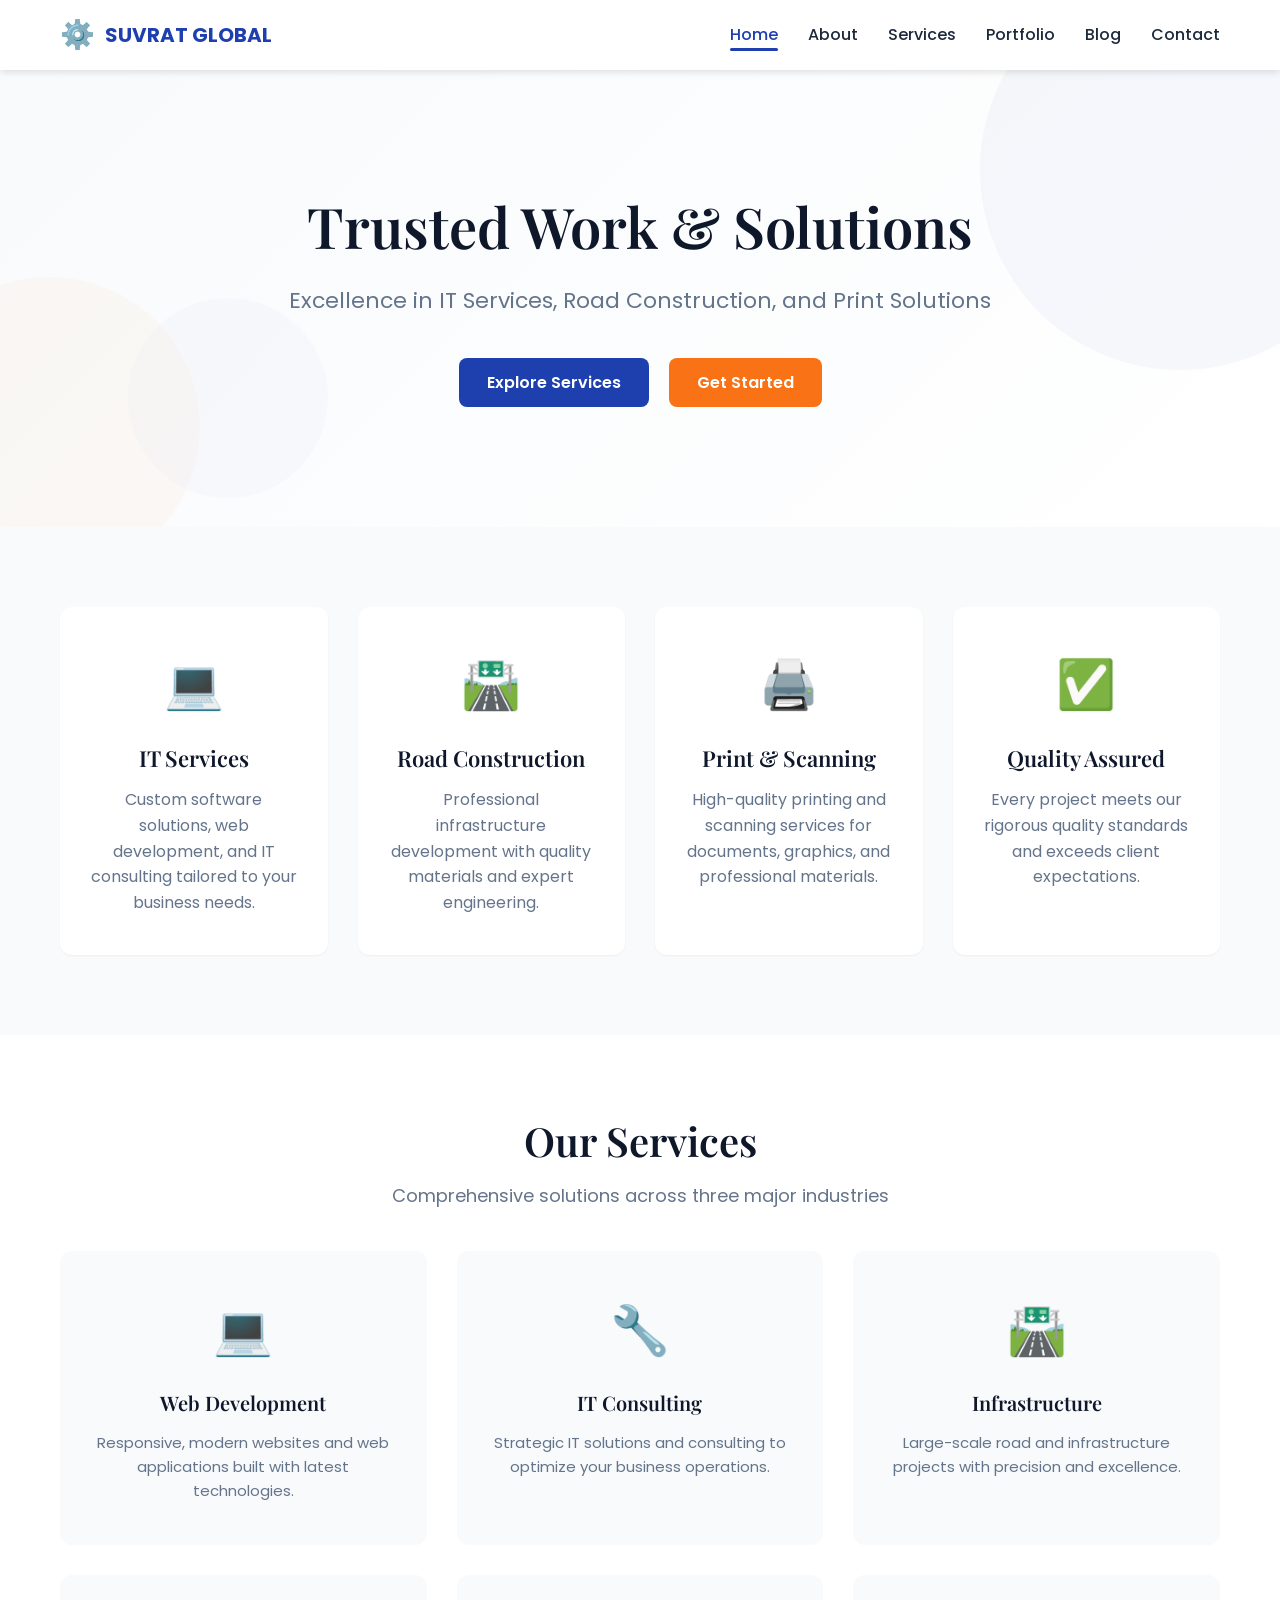
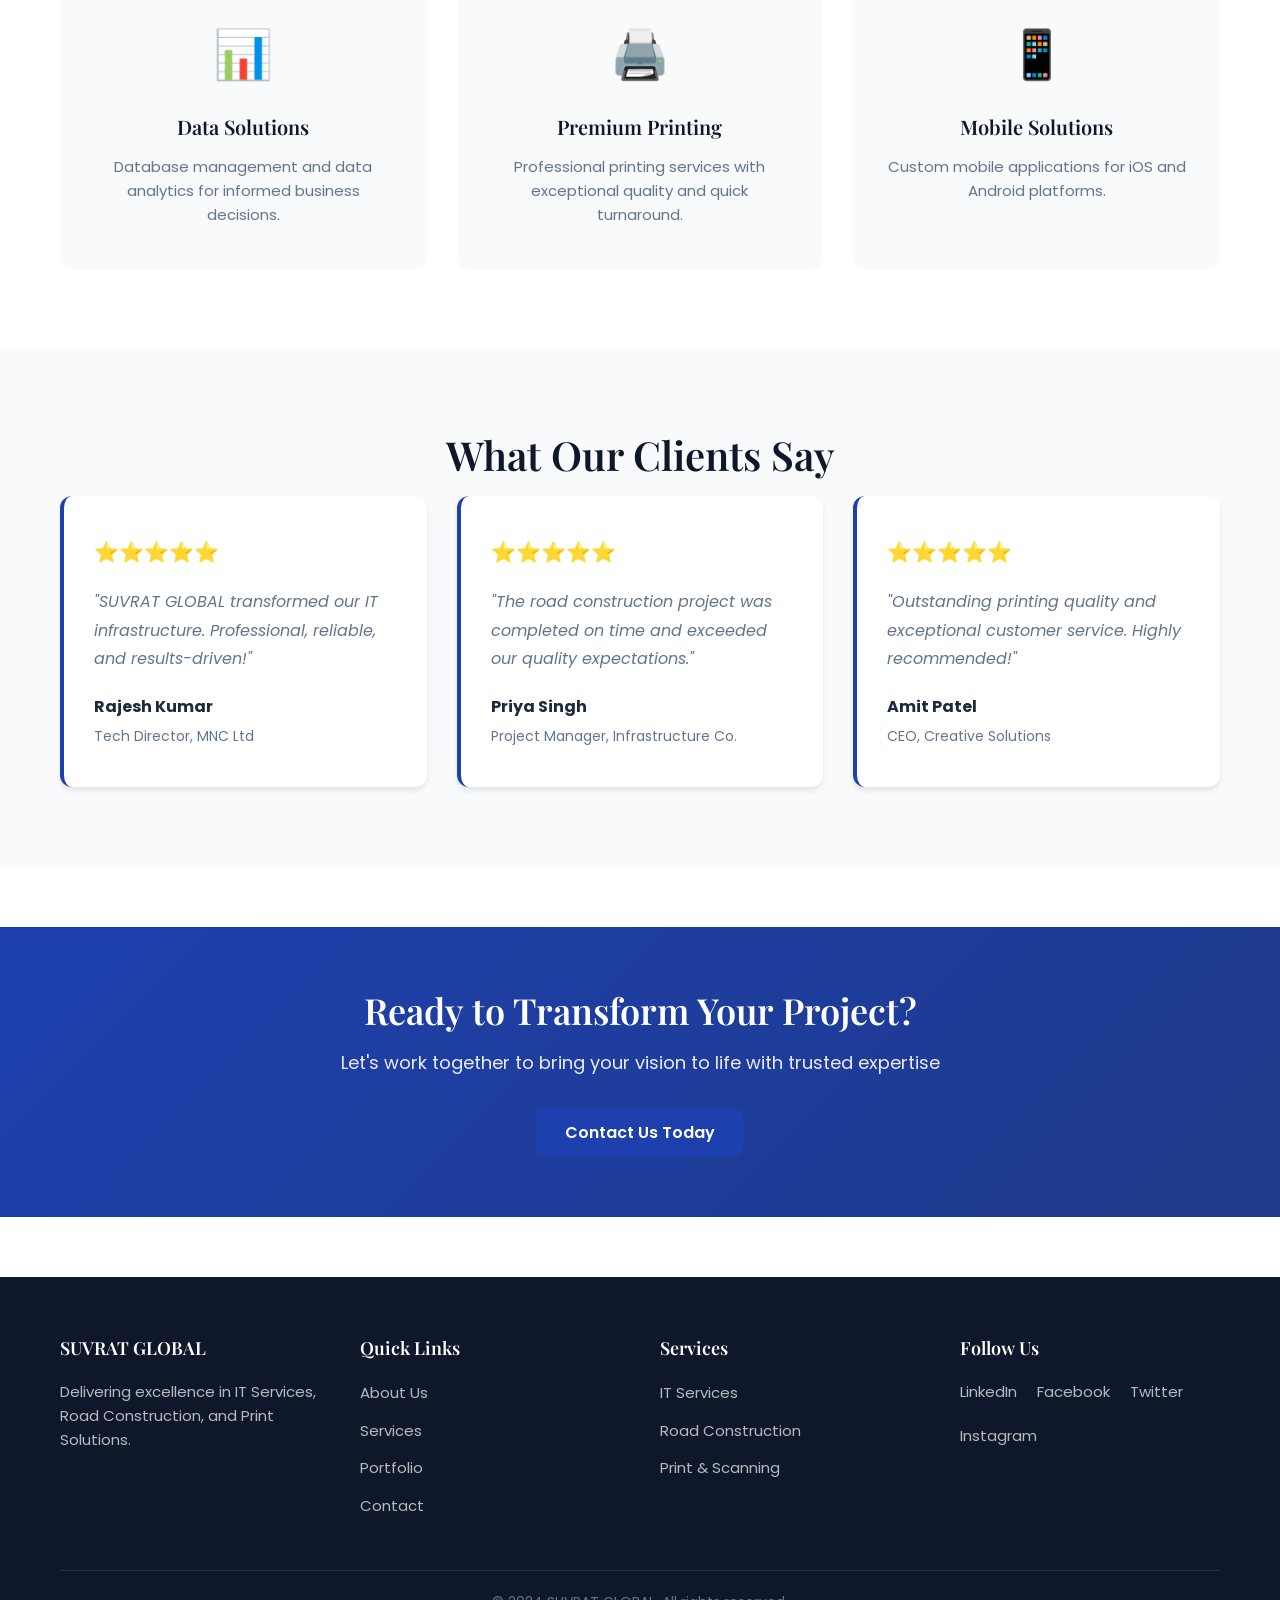
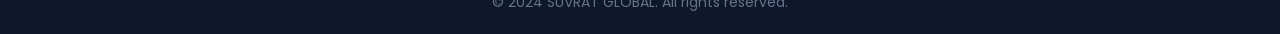
<file: index.html>
<!DOCTYPE html>
<html lang="en">
<head>
    <meta charset="UTF-8">
    <meta name="viewport" content="width=device-width, initial-scale=1.0">
    <title>SUVRAT GLOBAL - Trusted Work & Solutions</title>
    <link rel="stylesheet" href="css/style.css">
    <link href="https://fonts.googleapis.com/css2?family=Poppins:wght@300;400;500;600;700&family=Playfair+Display:wght@600;700&display=swap" rel="stylesheet">
</head>
<body>
    <!-- Navigation -->
    <nav class="navbar">
        <div class="nav-container">
            <div class="nav-logo">
                <span class="logo-icon">⚙️</span>
                <span>SUVRAT GLOBAL</span>
            </div>
            <div class="hamburger" id="hamburger">
                <span></span>
                <span></span>
                <span></span>
            </div>
            <ul class="nav-menu" id="navMenu">
                <li><a href="index.html" class="nav-link active">Home</a></li>
                <li><a href="about.html" class="nav-link">About</a></li>
                <li><a href="services.html" class="nav-link">Services</a></li>
                <li><a href="portfolio.html" class="nav-link">Portfolio</a></li>
                <li><a href="blog.html" class="nav-link">Blog</a></li>
                <li><a href="contact.html" class="nav-link">Contact</a></li>
            </ul>
        </div>
    </nav>

    <!-- Hero Section -->
    <section class="hero">
        <div class="hero-content">
            <h1 class="hero-title">Trusted Work & Solutions</h1>
            <p class="hero-subtitle">Excellence in IT Services, Road Construction, and Print Solutions</p>
            <div class="hero-buttons">
                <button class="btn btn-primary" onclick="document.querySelector('.services-section').scrollIntoView({ behavior: 'smooth' })">Explore Services</button>
                <button class="btn btn-secondary" onclick="location.href='contact.html'">Get Started</button>
            </div>
        </div>
        <div class="hero-background">
            <div class="shape shape-1"></div>
            <div class="shape shape-2"></div>
            <div class="shape shape-3"></div>
        </div>
    </section>

    <!-- Highlights Section -->
    <section class="highlights">
        <div class="container">
            <div class="highlights-grid">
                <div class="highlight-card">
                    <div class="highlight-icon">💻</div>
                    <h3>IT Services</h3>
                    <p>Custom software solutions, web development, and IT consulting tailored to your business needs.</p>
                </div>
                <div class="highlight-card">
                    <div class="highlight-icon">🛣️</div>
                    <h3>Road Construction</h3>
                    <p>Professional infrastructure development with quality materials and expert engineering.</p>
                </div>
                <div class="highlight-card">
                    <div class="highlight-icon">🖨️</div>
                    <h3>Print & Scanning</h3>
                    <p>High-quality printing and scanning services for documents, graphics, and professional materials.</p>
                </div>
                <div class="highlight-card">
                    <div class="highlight-icon">✅</div>
                    <h3>Quality Assured</h3>
                    <p>Every project meets our rigorous quality standards and exceeds client expectations.</p>
                </div>
            </div>
        </div>
    </section>

    <!-- Featured Services Section -->
    <section class="services-section">
        <div class="container">
            <h2 class="section-title">Our Services</h2>
            <p class="section-subtitle">Comprehensive solutions across three major industries</p>
            
            <div class="services-grid">
                <div class="service-card">
                    <div class="service-icon">💻</div>
                    <h3>Web Development</h3>
                    <p>Responsive, modern websites and web applications built with latest technologies.</p>
                </div>
                <div class="service-card">
                    <div class="service-icon">🔧</div>
                    <h3>IT Consulting</h3>
                    <p>Strategic IT solutions and consulting to optimize your business operations.</p>
                </div>
                <div class="service-card">
                    <div class="service-icon">🛣️</div>
                    <h3>Infrastructure</h3>
                    <p>Large-scale road and infrastructure projects with precision and excellence.</p>
                </div>
                <div class="service-card">
                    <div class="service-icon">📊</div>
                    <h3>Data Solutions</h3>
                    <p>Database management and data analytics for informed business decisions.</p>
                </div>
                <div class="service-card">
                    <div class="service-icon">🖨️</div>
                    <h3>Premium Printing</h3>
                    <p>Professional printing services with exceptional quality and quick turnaround.</p>
                </div>
                <div class="service-card">
                    <div class="service-icon">📱</div>
                    <h3>Mobile Solutions</h3>
                    <p>Custom mobile applications for iOS and Android platforms.</p>
                </div>
            </div>
        </div>
    </section>

    <!-- Testimonials Section -->
    <section class="testimonials">
        <div class="container">
            <h2 class="section-title">What Our Clients Say</h2>
            
            <div class="testimonials-grid">
                <div class="testimonial-card">
                    <div class="stars">⭐⭐⭐⭐⭐</div>
                    <p>"SUVRAT GLOBAL transformed our IT infrastructure. Professional, reliable, and results-driven!"</p>
                    <div class="testimonial-author">
                        <strong>Rajesh Kumar</strong>
                        <span>Tech Director, MNC Ltd</span>
                    </div>
                </div>
                <div class="testimonial-card">
                    <div class="stars">⭐⭐⭐⭐⭐</div>
                    <p>"The road construction project was completed on time and exceeded our quality expectations."</p>
                    <div class="testimonial-author">
                        <strong>Priya Singh</strong>
                        <span>Project Manager, Infrastructure Co.</span>
                    </div>
                </div>
                <div class="testimonial-card">
                    <div class="stars">⭐⭐⭐⭐⭐</div>
                    <p>"Outstanding printing quality and exceptional customer service. Highly recommended!"</p>
                    <div class="testimonial-author">
                        <strong>Amit Patel</strong>
                        <span>CEO, Creative Solutions</span>
                    </div>
                </div>
            </div>
        </div>
    </section>

    <!-- CTA Section -->
    <section class="cta-section">
        <div class="container">
            <h2>Ready to Transform Your Project?</h2>
            <p>Let's work together to bring your vision to life with trusted expertise</p>
            <button class="btn btn-primary" onclick="location.href='contact.html'">Contact Us Today</button>
        </div>
    </section>

    <!-- Footer -->
    <footer class="footer">
        <div class="container">
            <div class="footer-grid">
                <div class="footer-column">
                    <h4>SUVRAT GLOBAL</h4>
                    <p>Delivering excellence in IT Services, Road Construction, and Print Solutions.</p>
                </div>
                <div class="footer-column">
                    <h4>Quick Links</h4>
                    <ul>
                        <li><a href="about.html">About Us</a></li>
                        <li><a href="services.html">Services</a></li>
                        <li><a href="portfolio.html">Portfolio</a></li>
                        <li><a href="contact.html">Contact</a></li>
                    </ul>
                </div>
                <div class="footer-column">
                    <h4>Services</h4>
                    <ul>
                        <li><a href="services.html">IT Services</a></li>
                        <li><a href="services.html">Road Construction</a></li>
                        <li><a href="services.html">Print & Scanning</a></li>
                    </ul>
                </div>
                <div class="footer-column">
                    <h4>Follow Us</h4>
                    <div class="social-links">
                        <a href="#">LinkedIn</a>
                        <a href="#">Facebook</a>
                        <a href="#">Twitter</a>
                        <a href="#">Instagram</a>
                    </div>
                </div>
            </div>
            <div class="footer-bottom">
                <p>&copy; 2024 SUVRAT GLOBAL. All rights reserved.</p>
            </div>
        </div>
    </footer>

    <script src="js/main.js"></script>
</body>
</html>
</file>
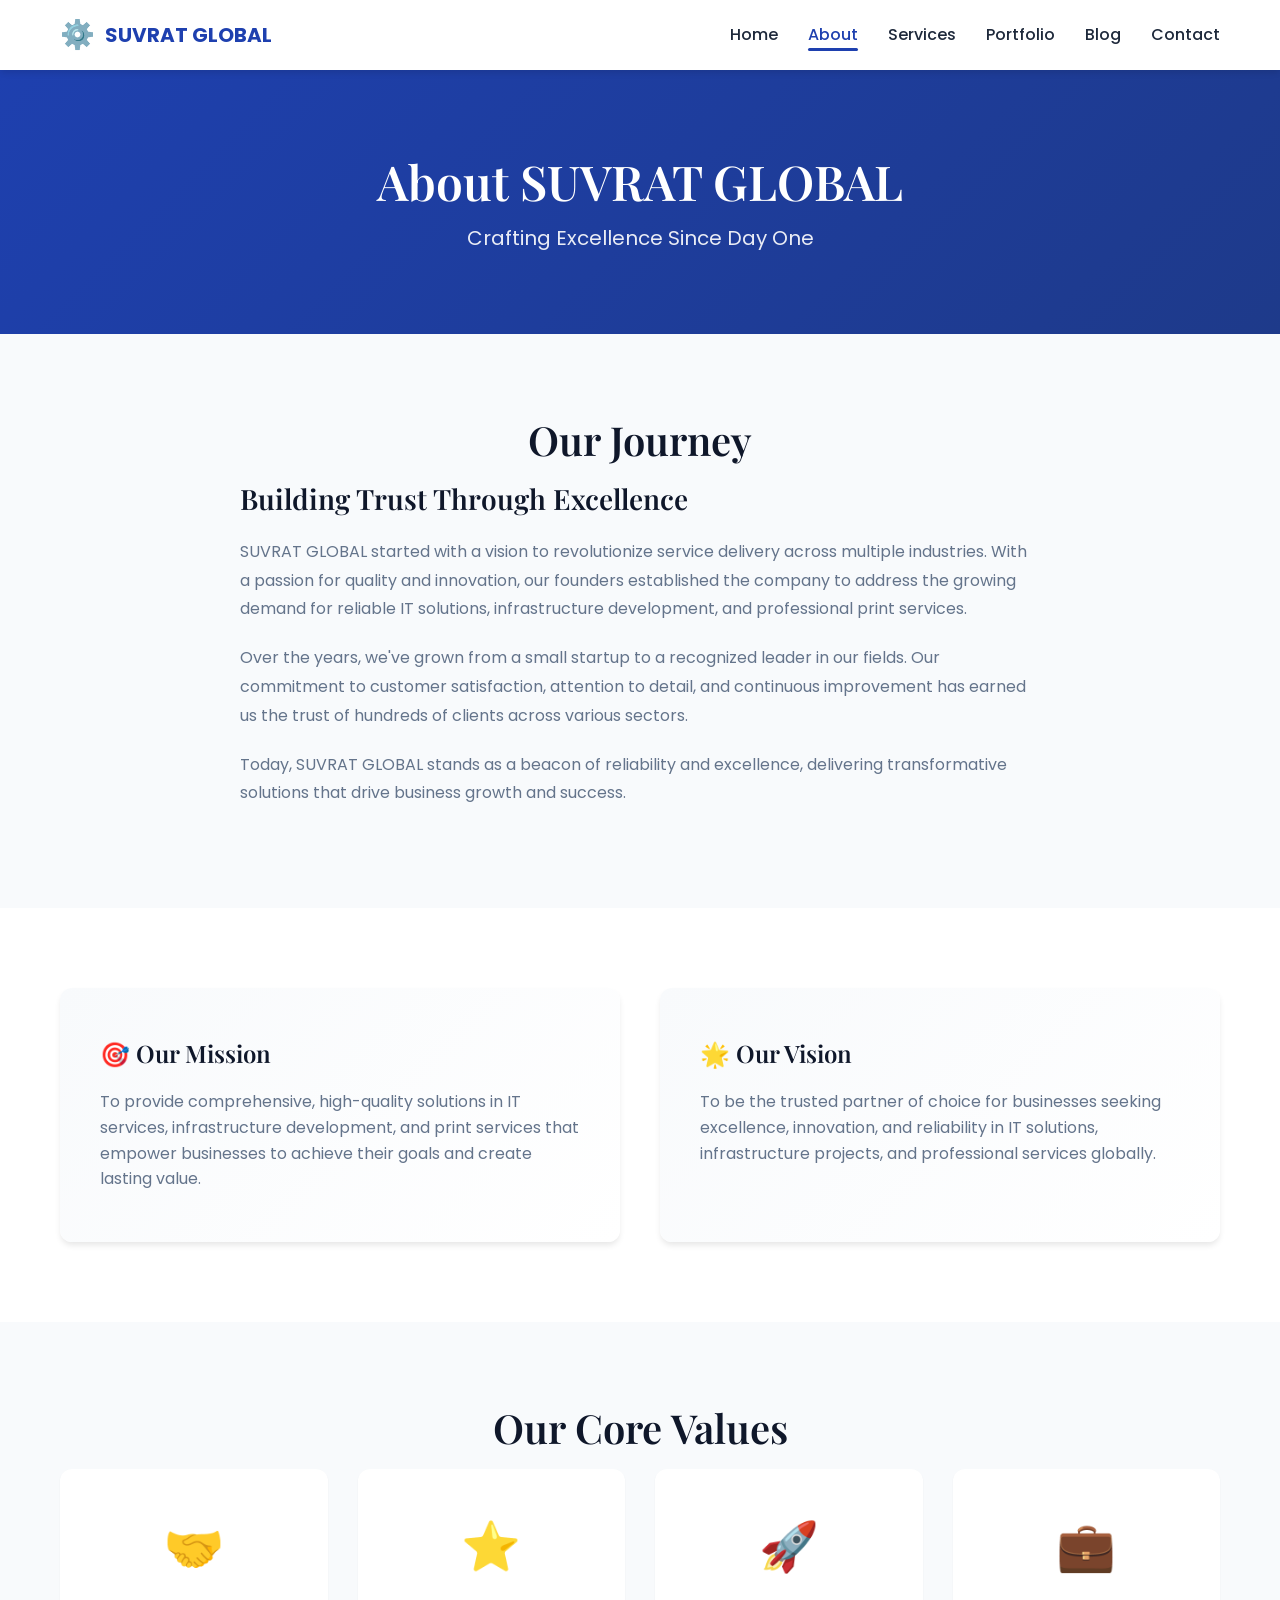
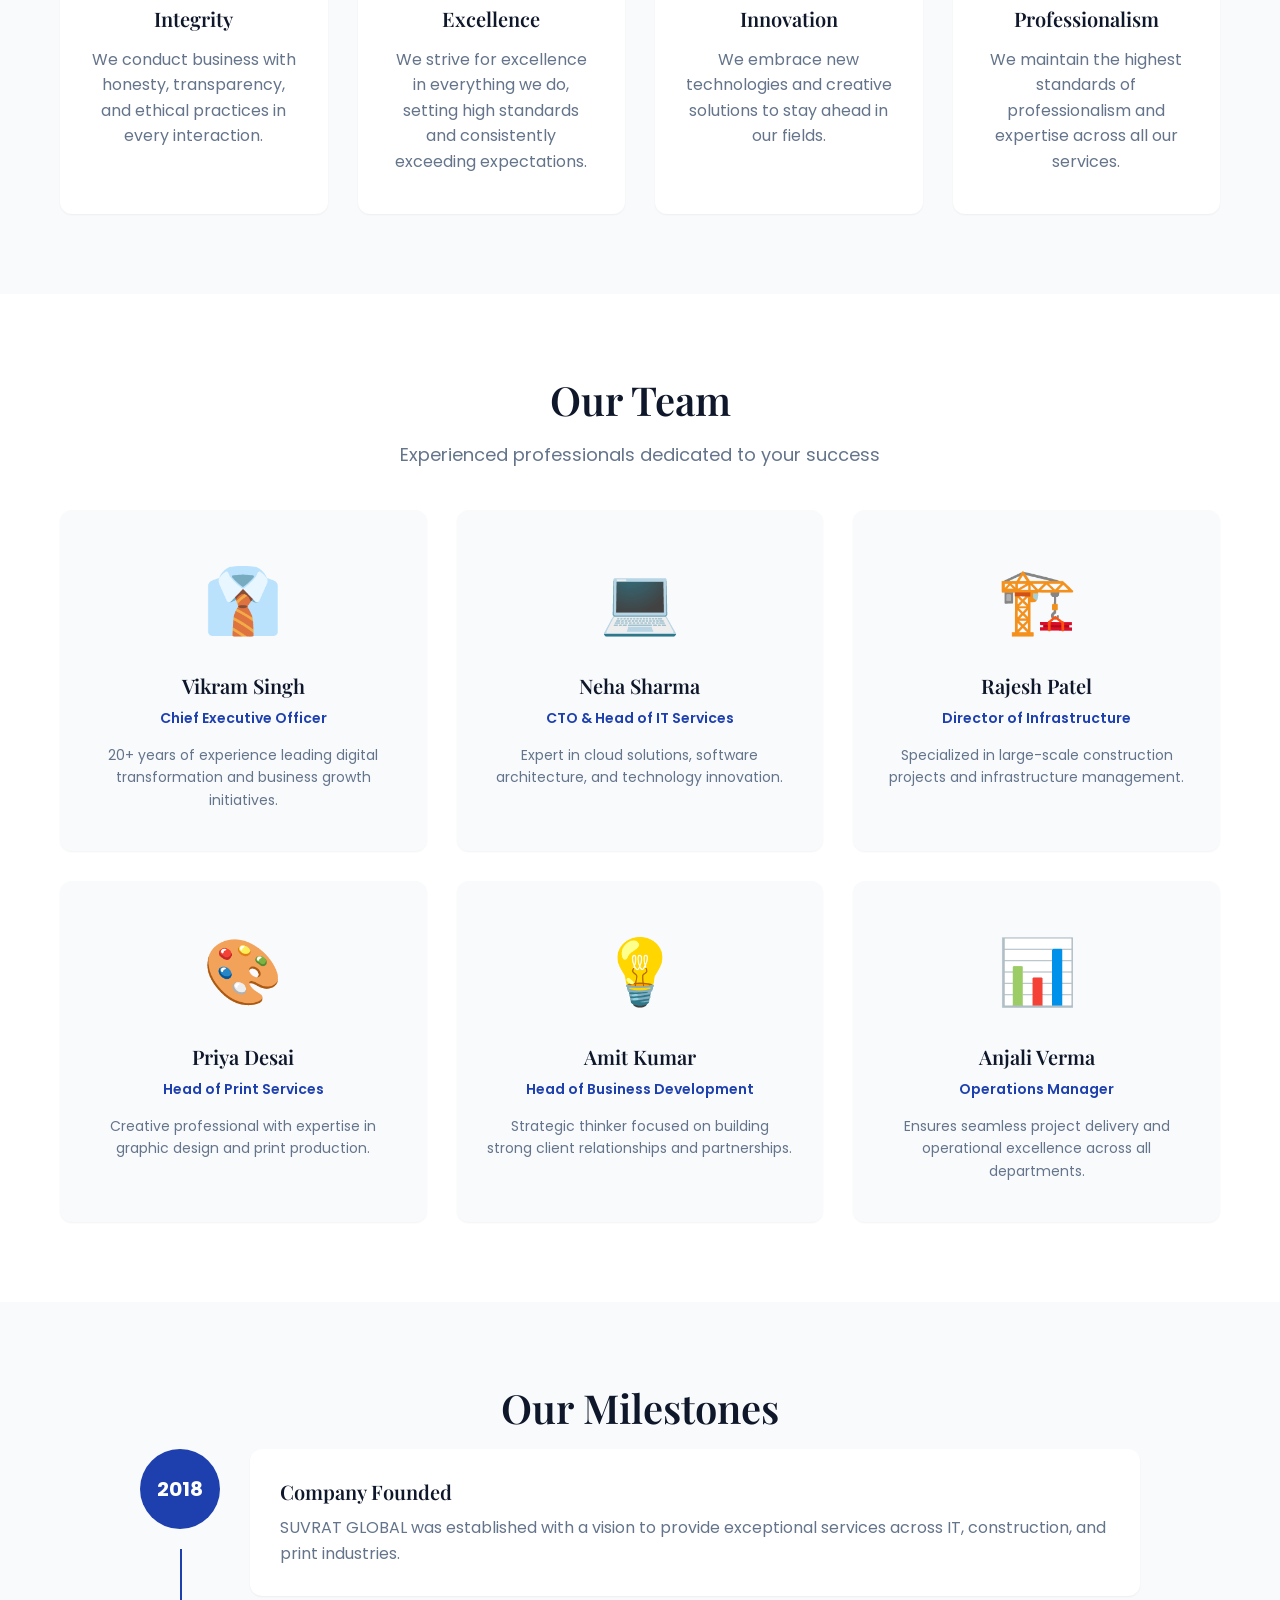
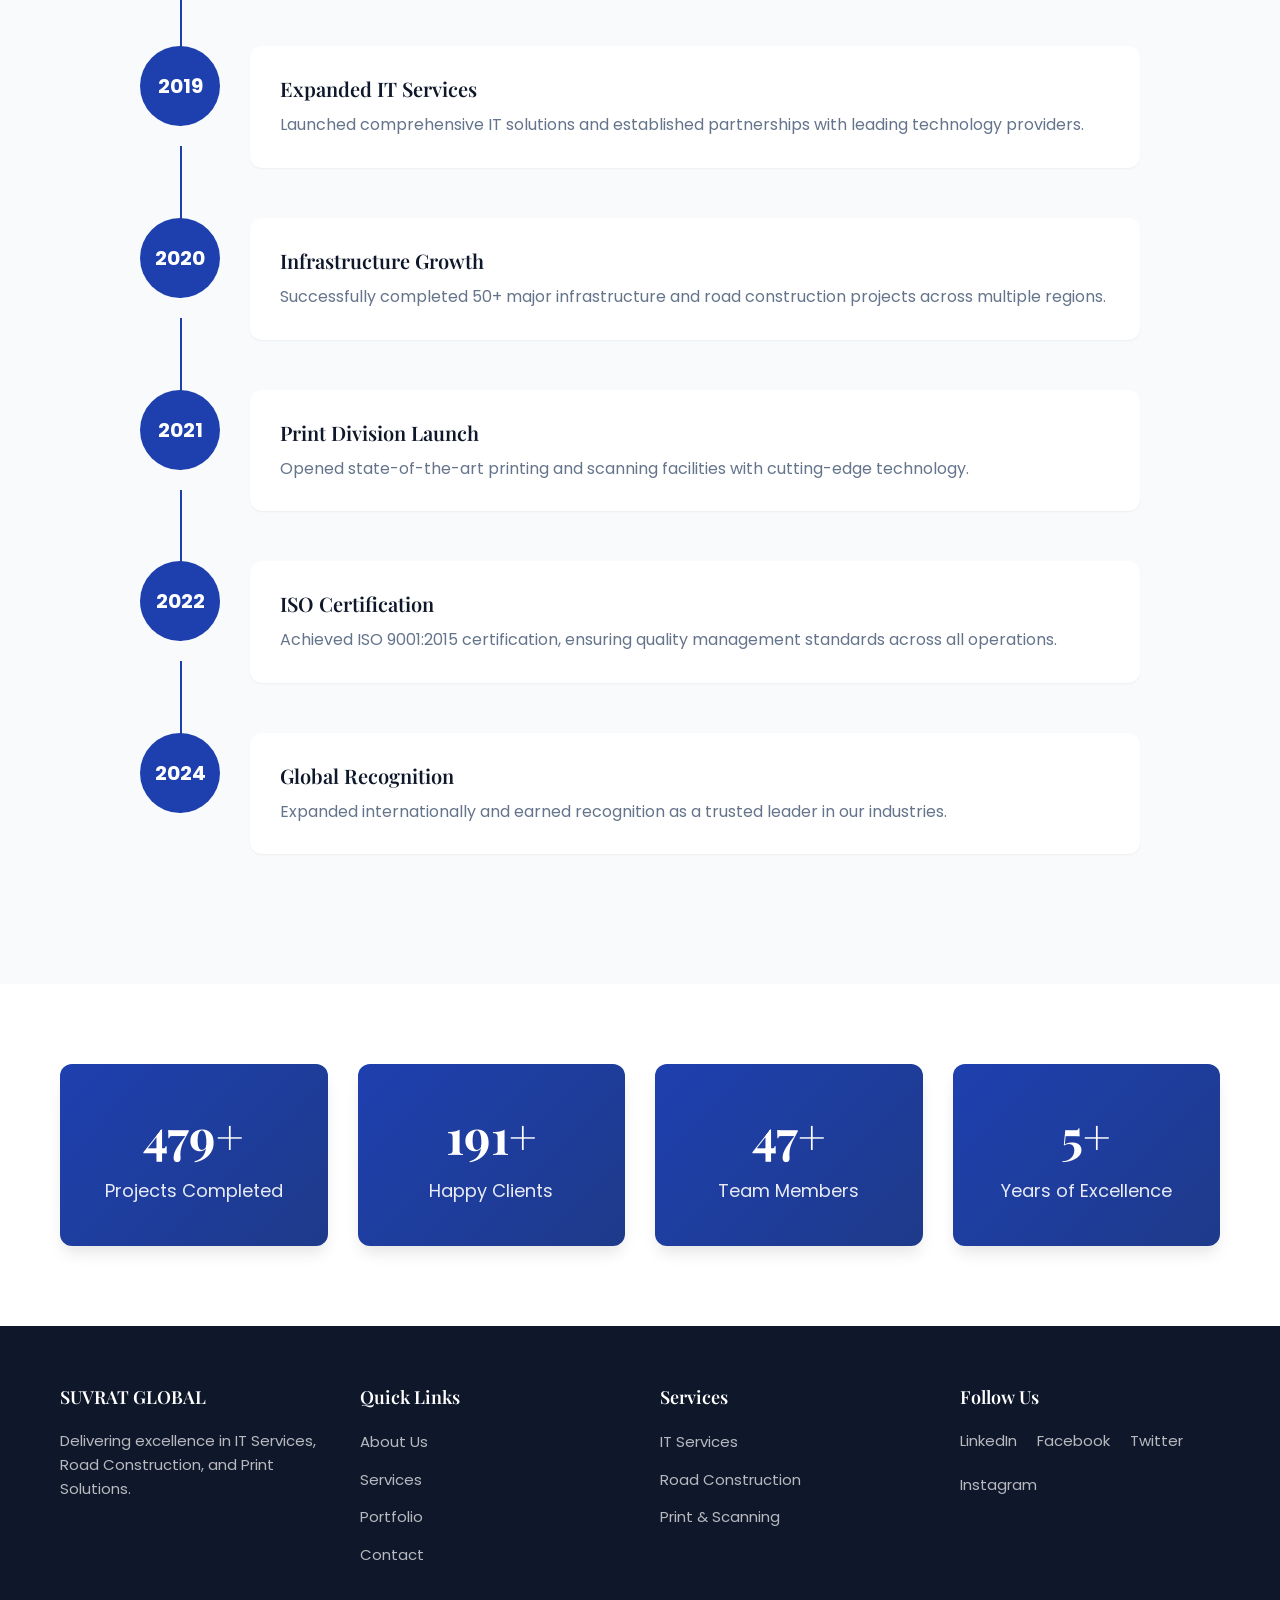
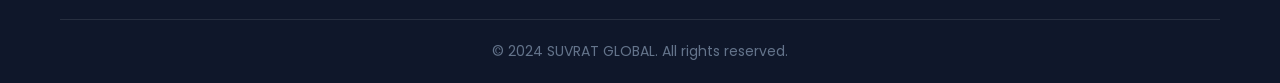
<file: about.html>
<!DOCTYPE html>
<html lang="en">
<head>
    <meta charset="UTF-8">
    <meta name="viewport" content="width=device-width, initial-scale=1.0">
    <title>About Us - SUVRAT GLOBAL</title>
    <link rel="stylesheet" href="css/style.css">
    <link href="https://fonts.googleapis.com/css2?family=Poppins:wght@300;400;500;600;700&family=Playfair+Display:wght@600;700&display=swap" rel="stylesheet">
</head>
<body>
    <!-- Navigation -->
    <nav class="navbar">
        <div class="nav-container">
            <div class="nav-logo">
                <span class="logo-icon">⚙️</span>
                <span>SUVRAT GLOBAL</span>
            </div>
            <div class="hamburger" id="hamburger">
                <span></span>
                <span></span>
                <span></span>
            </div>
            <ul class="nav-menu" id="navMenu">
                <li><a href="index.html" class="nav-link">Home</a></li>
                <li><a href="about.html" class="nav-link active">About</a></li>
                <li><a href="services.html" class="nav-link">Services</a></li>
                <li><a href="portfolio.html" class="nav-link">Portfolio</a></li>
                <li><a href="blog.html" class="nav-link">Blog</a></li>
                <li><a href="contact.html" class="nav-link">Contact</a></li>
            </ul>
        </div>
    </nav>

    <!-- Hero Section -->
    <section class="page-hero">
        <h1>About SUVRAT GLOBAL</h1>
        <p>Crafting Excellence Since Day One</p>
    </section>

    <!-- Our Story Section -->
    <section class="our-story">
        <div class="container">
            <h2 class="section-title">Our Journey</h2>
            <div class="story-content">
                <div class="story-text">
                    <h3>Building Trust Through Excellence</h3>
                    <p>SUVRAT GLOBAL started with a vision to revolutionize service delivery across multiple industries. With a passion for quality and innovation, our founders established the company to address the growing demand for reliable IT solutions, infrastructure development, and professional print services.</p>
                    <p>Over the years, we've grown from a small startup to a recognized leader in our fields. Our commitment to customer satisfaction, attention to detail, and continuous improvement has earned us the trust of hundreds of clients across various sectors.</p>
                    <p>Today, SUVRAT GLOBAL stands as a beacon of reliability and excellence, delivering transformative solutions that drive business growth and success.</p>
                </div>
            </div>
        </div>
    </section>

    <!-- Mission & Vision Section -->
    <section class="mission-vision">
        <div class="container">
            <div class="mission-vision-grid">
                <div class="mission-card">
                    <h3>🎯 Our Mission</h3>
                    <p>To provide comprehensive, high-quality solutions in IT services, infrastructure development, and print services that empower businesses to achieve their goals and create lasting value.</p>
                </div>
                <div class="vision-card">
                    <h3>🌟 Our Vision</h3>
                    <p>To be the trusted partner of choice for businesses seeking excellence, innovation, and reliability in IT solutions, infrastructure projects, and professional services globally.</p>
                </div>
            </div>
        </div>
    </section>

    <!-- Core Values Section -->
    <section class="core-values">
        <div class="container">
            <h2 class="section-title">Our Core Values</h2>
            <div class="values-grid">
                <div class="value-card">
                    <div class="value-icon">🤝</div>
                    <h3>Integrity</h3>
                    <p>We conduct business with honesty, transparency, and ethical practices in every interaction.</p>
                </div>
                <div class="value-card">
                    <div class="value-icon">⭐</div>
                    <h3>Excellence</h3>
                    <p>We strive for excellence in everything we do, setting high standards and consistently exceeding expectations.</p>
                </div>
                <div class="value-card">
                    <div class="value-icon">🚀</div>
                    <h3>Innovation</h3>
                    <p>We embrace new technologies and creative solutions to stay ahead in our fields.</p>
                </div>
                <div class="value-card">
                    <div class="value-icon">💼</div>
                    <h3>Professionalism</h3>
                    <p>We maintain the highest standards of professionalism and expertise across all our services.</p>
                </div>
            </div>
        </div>
    </section>

    <!-- Team Section -->
    <section class="team-section">
        <div class="container">
            <h2 class="section-title">Our Team</h2>
            <p class="section-subtitle">Experienced professionals dedicated to your success</p>
            
            <div class="team-grid">
                <div class="team-member">
                    <div class="member-avatar">👔</div>
                    <h3>Vikram Singh</h3>
                    <p class="member-role">Chief Executive Officer</p>
                    <p class="member-bio">20+ years of experience leading digital transformation and business growth initiatives.</p>
                </div>
                <div class="team-member">
                    <div class="member-avatar">💻</div>
                    <h3>Neha Sharma</h3>
                    <p class="member-role">CTO & Head of IT Services</p>
                    <p class="member-bio">Expert in cloud solutions, software architecture, and technology innovation.</p>
                </div>
                <div class="team-member">
                    <div class="member-avatar">🏗️</div>
                    <h3>Rajesh Patel</h3>
                    <p class="member-role">Director of Infrastructure</p>
                    <p class="member-bio">Specialized in large-scale construction projects and infrastructure management.</p>
                </div>
                <div class="team-member">
                    <div class="member-avatar">🎨</div>
                    <h3>Priya Desai</h3>
                    <p class="member-role">Head of Print Services</p>
                    <p class="member-bio">Creative professional with expertise in graphic design and print production.</p>
                </div>
                <div class="team-member">
                    <div class="member-avatar">💡</div>
                    <h3>Amit Kumar</h3>
                    <p class="member-role">Head of Business Development</p>
                    <p class="member-bio">Strategic thinker focused on building strong client relationships and partnerships.</p>
                </div>
                <div class="team-member">
                    <div class="member-avatar">📊</div>
                    <h3>Anjali Verma</h3>
                    <p class="member-role">Operations Manager</p>
                    <p class="member-bio">Ensures seamless project delivery and operational excellence across all departments.</p>
                </div>
            </div>
        </div>
    </section>

    <!-- Timeline Section -->
    <section class="timeline-section">
        <div class="container">
            <h2 class="section-title">Our Milestones</h2>
            
            <div class="timeline">
                <div class="timeline-item">
                    <div class="timeline-marker">2018</div>
                    <div class="timeline-content">
                        <h4>Company Founded</h4>
                        <p>SUVRAT GLOBAL was established with a vision to provide exceptional services across IT, construction, and print industries.</p>
                    </div>
                </div>
                <div class="timeline-item">
                    <div class="timeline-marker">2019</div>
                    <div class="timeline-content">
                        <h4>Expanded IT Services</h4>
                        <p>Launched comprehensive IT solutions and established partnerships with leading technology providers.</p>
                    </div>
                </div>
                <div class="timeline-item">
                    <div class="timeline-marker">2020</div>
                    <div class="timeline-content">
                        <h4>Infrastructure Growth</h4>
                        <p>Successfully completed 50+ major infrastructure and road construction projects across multiple regions.</p>
                    </div>
                </div>
                <div class="timeline-item">
                    <div class="timeline-marker">2021</div>
                    <div class="timeline-content">
                        <h4>Print Division Launch</h4>
                        <p>Opened state-of-the-art printing and scanning facilities with cutting-edge technology.</p>
                    </div>
                </div>
                <div class="timeline-item">
                    <div class="timeline-marker">2022</div>
                    <div class="timeline-content">
                        <h4>ISO Certification</h4>
                        <p>Achieved ISO 9001:2015 certification, ensuring quality management standards across all operations.</p>
                    </div>
                </div>
                <div class="timeline-item">
                    <div class="timeline-marker">2024</div>
                    <div class="timeline-content">
                        <h4>Global Recognition</h4>
                        <p>Expanded internationally and earned recognition as a trusted leader in our industries.</p>
                    </div>
                </div>
            </div>
        </div>
    </section>

    <!-- Stats Section -->
    <section class="stats-section">
        <div class="container">
            <div class="stats-grid">
                <div class="stat-card">
                    <h3 class="stat-number">500+</h3>
                    <p class="stat-label">Projects Completed</p>
                </div>
                <div class="stat-card">
                    <h3 class="stat-number">200+</h3>
                    <p class="stat-label">Happy Clients</p>
                </div>
                <div class="stat-card">
                    <h3 class="stat-number">50+</h3>
                    <p class="stat-label">Team Members</p>
                </div>
                <div class="stat-card">
                    <h3 class="stat-number">6+</h3>
                    <p class="stat-label">Years of Excellence</p>
                </div>
            </div>
        </div>
    </section>

    <!-- Footer -->
    <footer class="footer">
        <div class="container">
            <div class="footer-grid">
                <div class="footer-column">
                    <h4>SUVRAT GLOBAL</h4>
                    <p>Delivering excellence in IT Services, Road Construction, and Print Solutions.</p>
                </div>
                <div class="footer-column">
                    <h4>Quick Links</h4>
                    <ul>
                        <li><a href="about.html">About Us</a></li>
                        <li><a href="services.html">Services</a></li>
                        <li><a href="portfolio.html">Portfolio</a></li>
                        <li><a href="contact.html">Contact</a></li>
                    </ul>
                </div>
                <div class="footer-column">
                    <h4>Services</h4>
                    <ul>
                        <li><a href="services.html">IT Services</a></li>
                        <li><a href="services.html">Road Construction</a></li>
                        <li><a href="services.html">Print & Scanning</a></li>
                    </ul>
                </div>
                <div class="footer-column">
                    <h4>Follow Us</h4>
                    <div class="social-links">
                        <a href="#">LinkedIn</a>
                        <a href="#">Facebook</a>
                        <a href="#">Twitter</a>
                        <a href="#">Instagram</a>
                    </div>
                </div>
            </div>
            <div class="footer-bottom">
                <p>&copy; 2024 SUVRAT GLOBAL. All rights reserved.</p>
            </div>
        </div>
    </footer>

    <script src="js/main.js"></script>
</body>
</html>
</file>
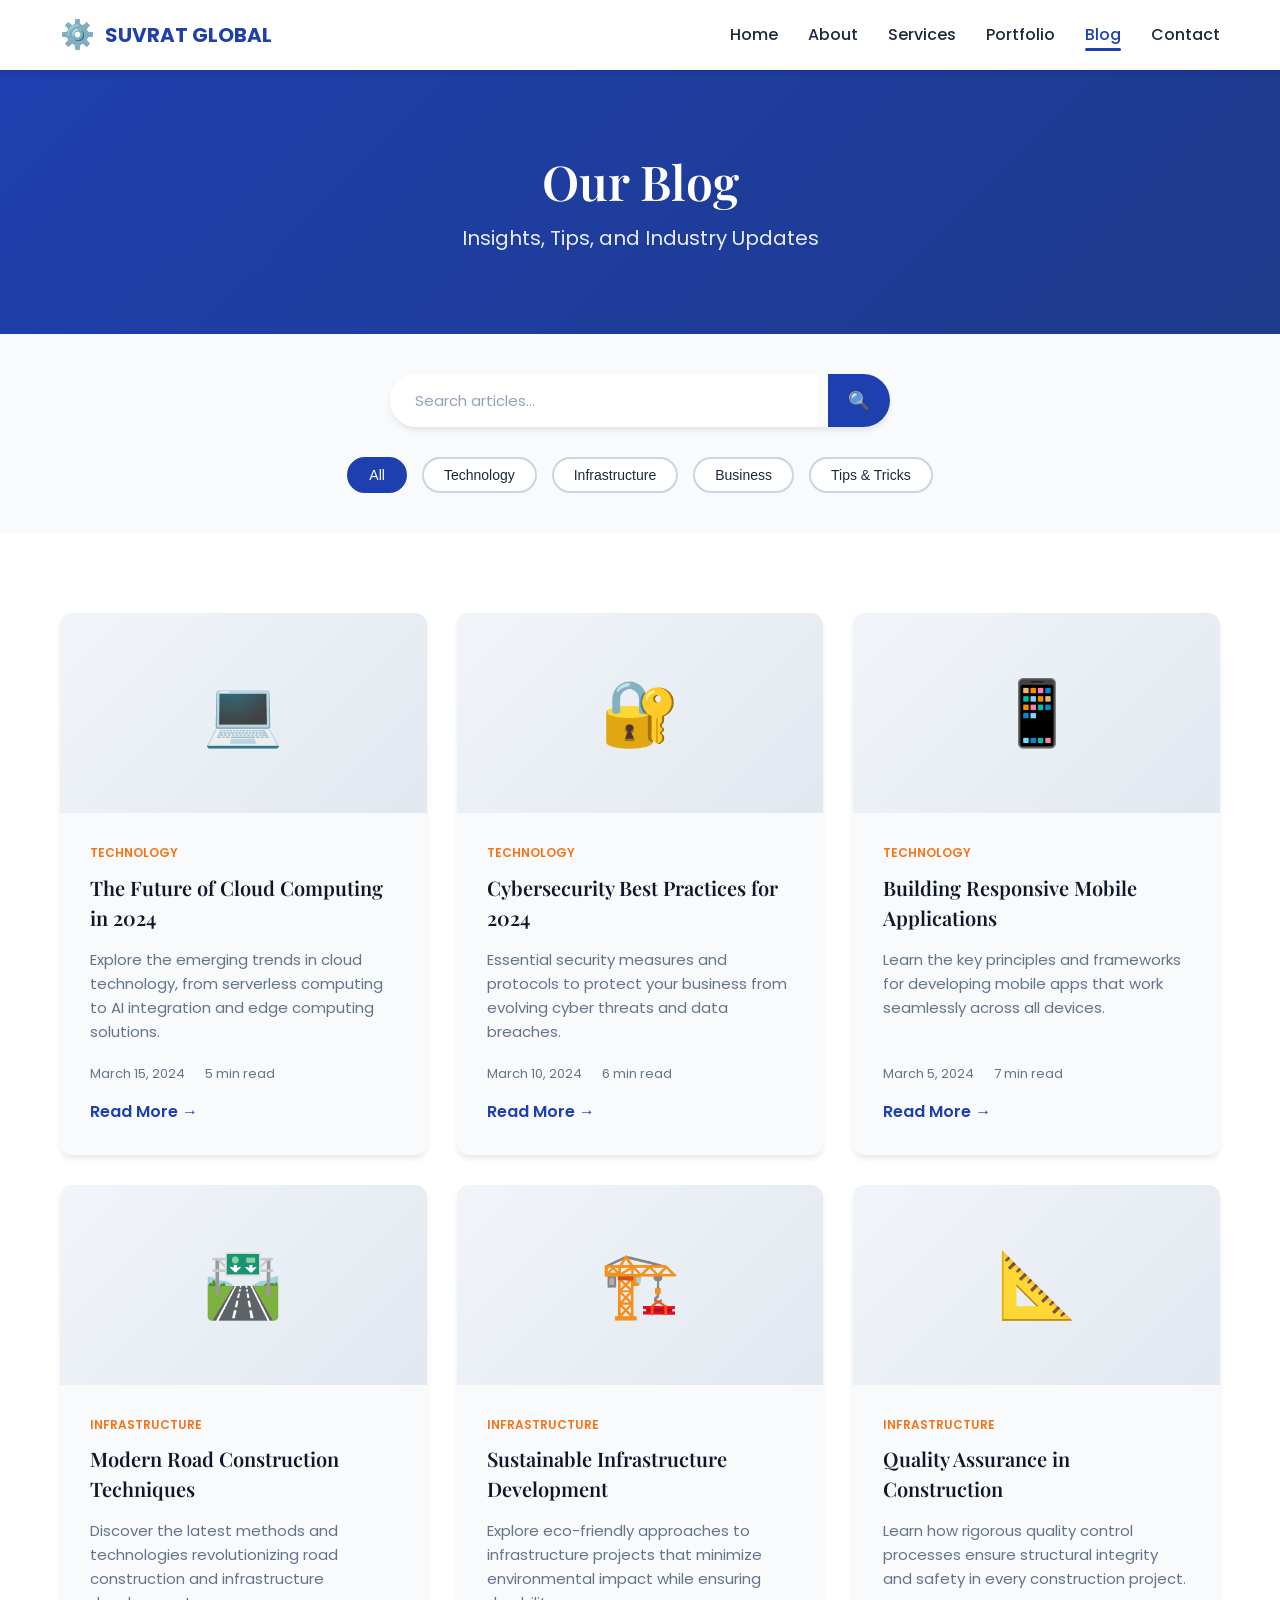
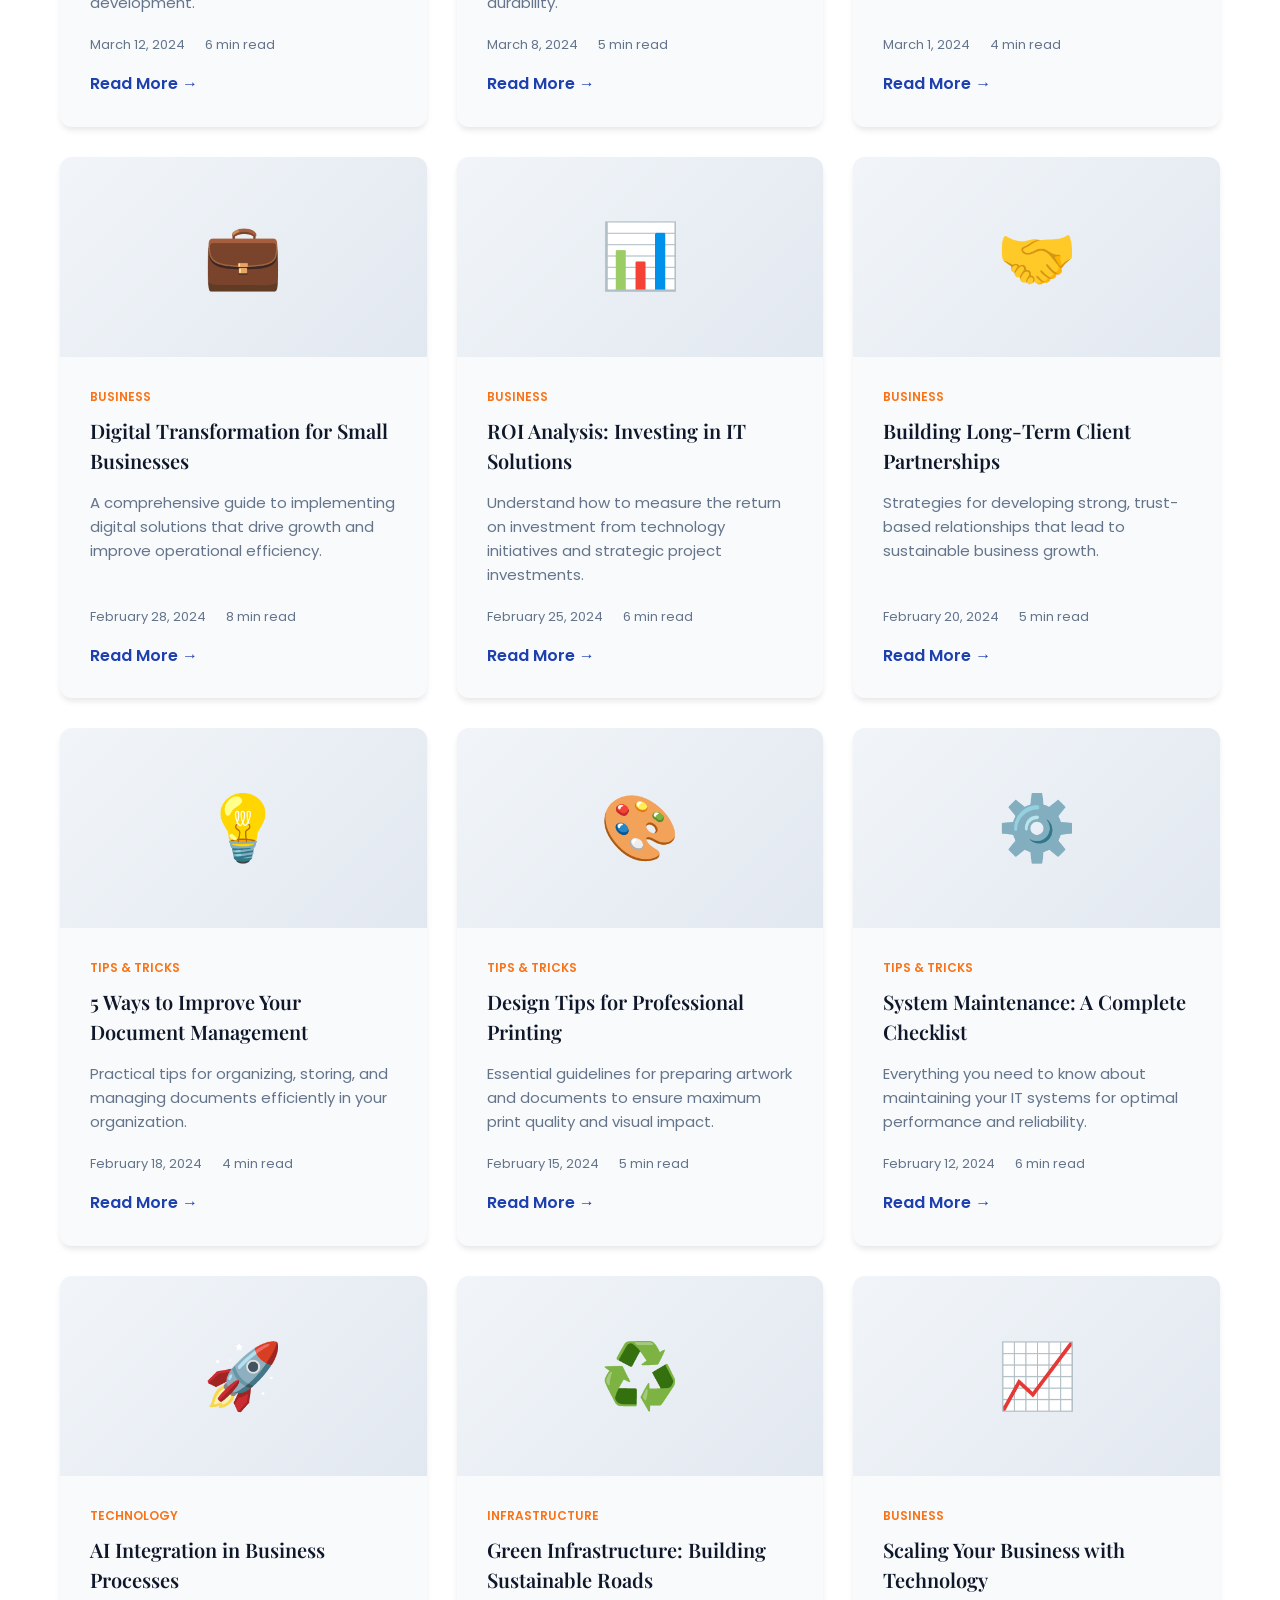
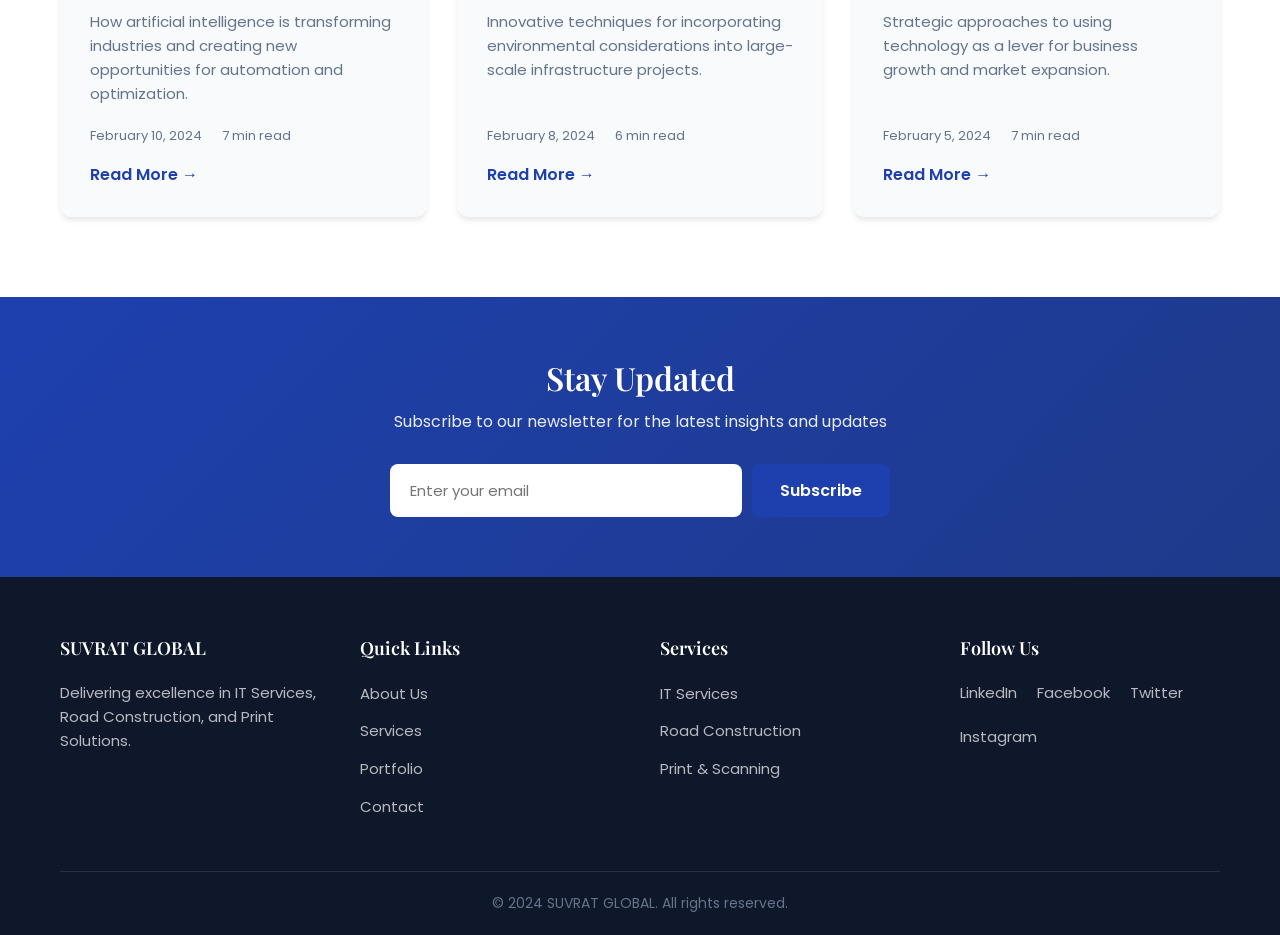
<file: blog.html>
<!DOCTYPE html>
<html lang="en">
<head>
    <meta charset="UTF-8">
    <meta name="viewport" content="width=device-width, initial-scale=1.0">
    <title>Blog - SUVRAT GLOBAL</title>
    <link rel="stylesheet" href="css/style.css">
    <link href="https://fonts.googleapis.com/css2?family=Poppins:wght@300;400;500;600;700&family=Playfair+Display:wght@600;700&display=swap" rel="stylesheet">
</head>
<body>
    <!-- Navigation -->
    <nav class="navbar">
        <div class="nav-container">
            <div class="nav-logo">
                <span class="logo-icon">⚙️</span>
                <span>SUVRAT GLOBAL</span>
            </div>
            <div class="hamburger" id="hamburger">
                <span></span>
                <span></span>
                <span></span>
            </div>
            <ul class="nav-menu" id="navMenu">
                <li><a href="index.html" class="nav-link">Home</a></li>
                <li><a href="about.html" class="nav-link">About</a></li>
                <li><a href="services.html" class="nav-link">Services</a></li>
                <li><a href="portfolio.html" class="nav-link">Portfolio</a></li>
                <li><a href="blog.html" class="nav-link active">Blog</a></li>
                <li><a href="contact.html" class="nav-link">Contact</a></li>
            </ul>
        </div>
    </nav>

    <!-- Hero Section -->
    <section class="page-hero">
        <h1>Our Blog</h1>
        <p>Insights, Tips, and Industry Updates</p>
    </section>

    <!-- Search and Filter Section -->
    <section class="blog-search">
        <div class="container">
            <div class="search-bar">
                <input type="text" id="searchInput" placeholder="Search articles..." class="search-input">
                <button class="search-btn">🔍</button>
            </div>
            <div class="blog-categories">
                <button class="category-btn active" onclick="filterBlog('all')">All</button>
                <button class="category-btn" onclick="filterBlog('technology')">Technology</button>
                <button class="category-btn" onclick="filterBlog('infrastructure')">Infrastructure</button>
                <button class="category-btn" onclick="filterBlog('business')">Business</button>
                <button class="category-btn" onclick="filterBlog('tips')">Tips & Tricks</button>
            </div>
        </div>
    </section>

    <!-- Blog Grid Section -->
    <section class="blog-section">
        <div class="container">
            <div class="blog-grid" id="blogGrid">
                <!-- Technology Articles -->
                <article class="blog-card" data-category="technology">
                    <div class="blog-image">💻</div>
                    <div class="blog-content">
                        <span class="blog-category">Technology</span>
                        <h3>The Future of Cloud Computing in 2024</h3>
                        <p>Explore the emerging trends in cloud technology, from serverless computing to AI integration and edge computing solutions.</p>
                        <div class="blog-meta">
                            <span class="blog-date">March 15, 2024</span>
                            <span class="blog-read-time">5 min read</span>
                        </div>
                        <a href="#" class="read-more">Read More →</a>
                    </div>
                </article>

                <article class="blog-card" data-category="technology">
                    <div class="blog-image">🔐</div>
                    <div class="blog-content">
                        <span class="blog-category">Technology</span>
                        <h3>Cybersecurity Best Practices for 2024</h3>
                        <p>Essential security measures and protocols to protect your business from evolving cyber threats and data breaches.</p>
                        <div class="blog-meta">
                            <span class="blog-date">March 10, 2024</span>
                            <span class="blog-read-time">6 min read</span>
                        </div>
                        <a href="#" class="read-more">Read More →</a>
                    </div>
                </article>

                <article class="blog-card" data-category="technology">
                    <div class="blog-image">📱</div>
                    <div class="blog-content">
                        <span class="blog-category">Technology</span>
                        <h3>Building Responsive Mobile Applications</h3>
                        <p>Learn the key principles and frameworks for developing mobile apps that work seamlessly across all devices.</p>
                        <div class="blog-meta">
                            <span class="blog-date">March 5, 2024</span>
                            <span class="blog-read-time">7 min read</span>
                        </div>
                        <a href="#" class="read-more">Read More →</a>
                    </div>
                </article>

                <!-- Infrastructure Articles -->
                <article class="blog-card" data-category="infrastructure">
                    <div class="blog-image">🛣️</div>
                    <div class="blog-content">
                        <span class="blog-category">Infrastructure</span>
                        <h3>Modern Road Construction Techniques</h3>
                        <p>Discover the latest methods and technologies revolutionizing road construction and infrastructure development.</p>
                        <div class="blog-meta">
                            <span class="blog-date">March 12, 2024</span>
                            <span class="blog-read-time">6 min read</span>
                        </div>
                        <a href="#" class="read-more">Read More →</a>
                    </div>
                </article>

                <article class="blog-card" data-category="infrastructure">
                    <div class="blog-image">🏗️</div>
                    <div class="blog-content">
                        <span class="blog-category">Infrastructure</span>
                        <h3>Sustainable Infrastructure Development</h3>
                        <p>Explore eco-friendly approaches to infrastructure projects that minimize environmental impact while ensuring durability.</p>
                        <div class="blog-meta">
                            <span class="blog-date">March 8, 2024</span>
                            <span class="blog-read-time">5 min read</span>
                        </div>
                        <a href="#" class="read-more">Read More →</a>
                    </div>
                </article>

                <article class="blog-card" data-category="infrastructure">
                    <div class="blog-image">📐</div>
                    <div class="blog-content">
                        <span class="blog-category">Infrastructure</span>
                        <h3>Quality Assurance in Construction</h3>
                        <p>Learn how rigorous quality control processes ensure structural integrity and safety in every construction project.</p>
                        <div class="blog-meta">
                            <span class="blog-date">March 1, 2024</span>
                            <span class="blog-read-time">4 min read</span>
                        </div>
                        <a href="#" class="read-more">Read More →</a>
                    </div>
                </article>

                <!-- Business Articles -->
                <article class="blog-card" data-category="business">
                    <div class="blog-image">💼</div>
                    <div class="blog-content">
                        <span class="blog-category">Business</span>
                        <h3>Digital Transformation for Small Businesses</h3>
                        <p>A comprehensive guide to implementing digital solutions that drive growth and improve operational efficiency.</p>
                        <div class="blog-meta">
                            <span class="blog-date">February 28, 2024</span>
                            <span class="blog-read-time">8 min read</span>
                        </div>
                        <a href="#" class="read-more">Read More →</a>
                    </div>
                </article>

                <article class="blog-card" data-category="business">
                    <div class="blog-image">📊</div>
                    <div class="blog-content">
                        <span class="blog-category">Business</span>
                        <h3>ROI Analysis: Investing in IT Solutions</h3>
                        <p>Understand how to measure the return on investment from technology initiatives and strategic project investments.</p>
                        <div class="blog-meta">
                            <span class="blog-date">February 25, 2024</span>
                            <span class="blog-read-time">6 min read</span>
                        </div>
                        <a href="#" class="read-more">Read More →</a>
                    </div>
                </article>

                <article class="blog-card" data-category="business">
                    <div class="blog-image">🤝</div>
                    <div class="blog-content">
                        <span class="blog-category">Business</span>
                        <h3>Building Long-Term Client Partnerships</h3>
                        <p>Strategies for developing strong, trust-based relationships that lead to sustainable business growth.</p>
                        <div class="blog-meta">
                            <span class="blog-date">February 20, 2024</span>
                            <span class="blog-read-time">5 min read</span>
                        </div>
                        <a href="#" class="read-more">Read More →</a>
                    </div>
                </article>

                <!-- Tips & Tricks Articles -->
                <article class="blog-card" data-category="tips">
                    <div class="blog-image">💡</div>
                    <div class="blog-content">
                        <span class="blog-category">Tips & Tricks</span>
                        <h3>5 Ways to Improve Your Document Management</h3>
                        <p>Practical tips for organizing, storing, and managing documents efficiently in your organization.</p>
                        <div class="blog-meta">
                            <span class="blog-date">February 18, 2024</span>
                            <span class="blog-read-time">4 min read</span>
                        </div>
                        <a href="#" class="read-more">Read More →</a>
                    </div>
                </article>

                <article class="blog-card" data-category="tips">
                    <div class="blog-image">🎨</div>
                    <div class="blog-content">
                        <span class="blog-category">Tips & Tricks</span>
                        <h3>Design Tips for Professional Printing</h3>
                        <p>Essential guidelines for preparing artwork and documents to ensure maximum print quality and visual impact.</p>
                        <div class="blog-meta">
                            <span class="blog-date">February 15, 2024</span>
                            <span class="blog-read-time">5 min read</span>
                        </div>
                        <a href="#" class="read-more">Read More →</a>
                    </div>
                </article>

                <article class="blog-card" data-category="tips">
                    <div class="blog-image">⚙️</div>
                    <div class="blog-content">
                        <span class="blog-category">Tips & Tricks</span>
                        <h3>System Maintenance: A Complete Checklist</h3>
                        <p>Everything you need to know about maintaining your IT systems for optimal performance and reliability.</p>
                        <div class="blog-meta">
                            <span class="blog-date">February 12, 2024</span>
                            <span class="blog-read-time">6 min read</span>
                        </div>
                        <a href="#" class="read-more">Read More →</a>
                    </div>
                </article>

                <!-- Additional Articles -->
                <article class="blog-card" data-category="technology">
                    <div class="blog-image">🚀</div>
                    <div class="blog-content">
                        <span class="blog-category">Technology</span>
                        <h3>AI Integration in Business Processes</h3>
                        <p>How artificial intelligence is transforming industries and creating new opportunities for automation and optimization.</p>
                        <div class="blog-meta">
                            <span class="blog-date">February 10, 2024</span>
                            <span class="blog-read-time">7 min read</span>
                        </div>
                        <a href="#" class="read-more">Read More →</a>
                    </div>
                </article>

                <article class="blog-card" data-category="infrastructure">
                    <div class="blog-image">♻️</div>
                    <div class="blog-content">
                        <span class="blog-category">Infrastructure</span>
                        <h3>Green Infrastructure: Building Sustainable Roads</h3>
                        <p>Innovative techniques for incorporating environmental considerations into large-scale infrastructure projects.</p>
                        <div class="blog-meta">
                            <span class="blog-date">February 8, 2024</span>
                            <span class="blog-read-time">6 min read</span>
                        </div>
                        <a href="#" class="read-more">Read More →</a>
                    </div>
                </article>

                <article class="blog-card" data-category="business">
                    <div class="blog-image">📈</div>
                    <div class="blog-content">
                        <span class="blog-category">Business</span>
                        <h3>Scaling Your Business with Technology</h3>
                        <p>Strategic approaches to using technology as a lever for business growth and market expansion.</p>
                        <div class="blog-meta">
                            <span class="blog-date">February 5, 2024</span>
                            <span class="blog-read-time">7 min read</span>
                        </div>
                        <a href="#" class="read-more">Read More →</a>
                    </div>
                </article>
            </div>

            <!-- No Results Message -->
            <div id="noResults" class="no-results" style="display: none;">
                <p>No articles found. Try a different search or filter.</p>
            </div>
        </div>
    </section>

    <!-- Newsletter Section -->
    <section class="newsletter-section">
        <div class="container">
            <h2>Stay Updated</h2>
            <p>Subscribe to our newsletter for the latest insights and updates</p>
            <div class="newsletter-form">
                <input type="email" placeholder="Enter your email" class="newsletter-input">
                <button class="btn btn-primary">Subscribe</button>
            </div>
        </div>
    </section>

    <!-- Footer -->
    <footer class="footer">
        <div class="container">
            <div class="footer-grid">
                <div class="footer-column">
                    <h4>SUVRAT GLOBAL</h4>
                    <p>Delivering excellence in IT Services, Road Construction, and Print Solutions.</p>
                </div>
                <div class="footer-column">
                    <h4>Quick Links</h4>
                    <ul>
                        <li><a href="about.html">About Us</a></li>
                        <li><a href="services.html">Services</a></li>
                        <li><a href="portfolio.html">Portfolio</a></li>
                        <li><a href="contact.html">Contact</a></li>
                    </ul>
                </div>
                <div class="footer-column">
                    <h4>Services</h4>
                    <ul>
                        <li><a href="services.html">IT Services</a></li>
                        <li><a href="services.html">Road Construction</a></li>
                        <li><a href="services.html">Print & Scanning</a></li>
                    </ul>
                </div>
                <div class="footer-column">
                    <h4>Follow Us</h4>
                    <div class="social-links">
                        <a href="#">LinkedIn</a>
                        <a href="#">Facebook</a>
                        <a href="#">Twitter</a>
                        <a href="#">Instagram</a>
                    </div>
                </div>
            </div>
            <div class="footer-bottom">
                <p>&copy; 2024 SUVRAT GLOBAL. All rights reserved.</p>
            </div>
        </div>
    </footer>

    <script src="js/main.js"></script>
</body>
</html>
</file>
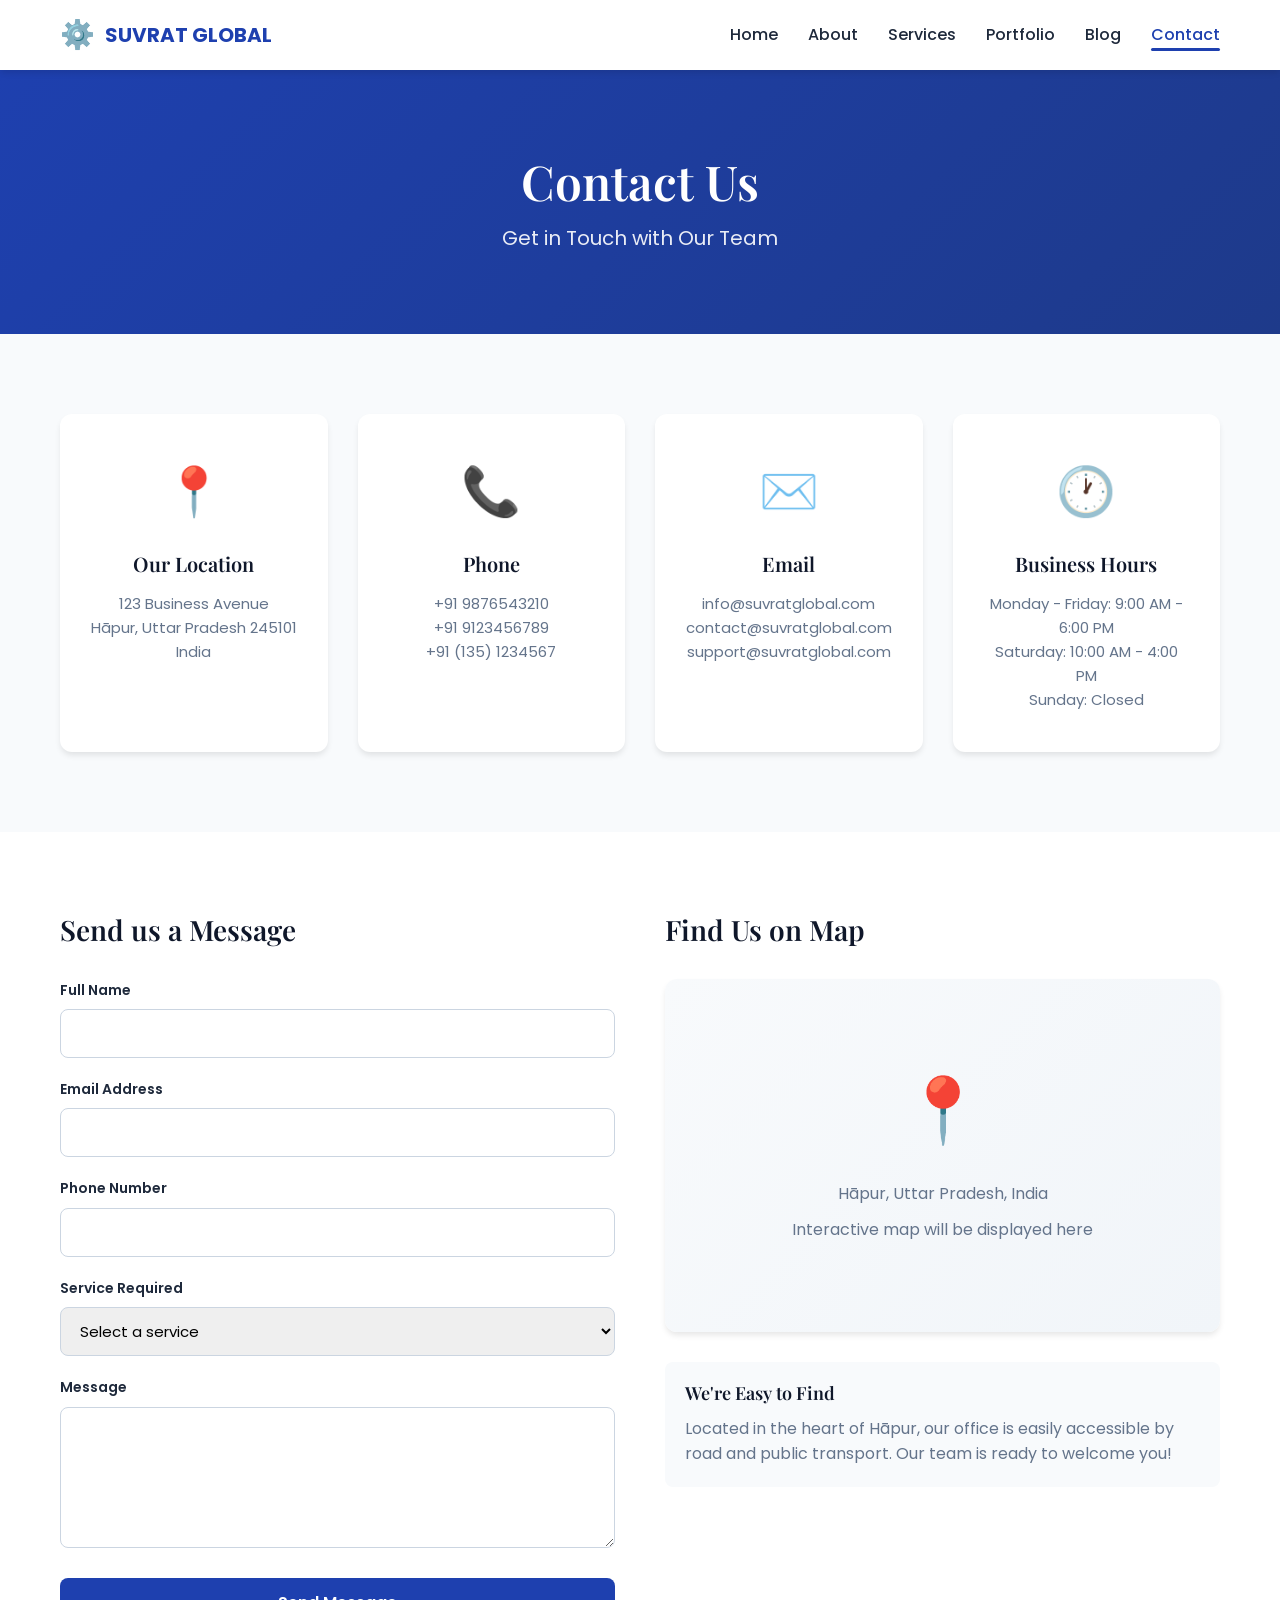
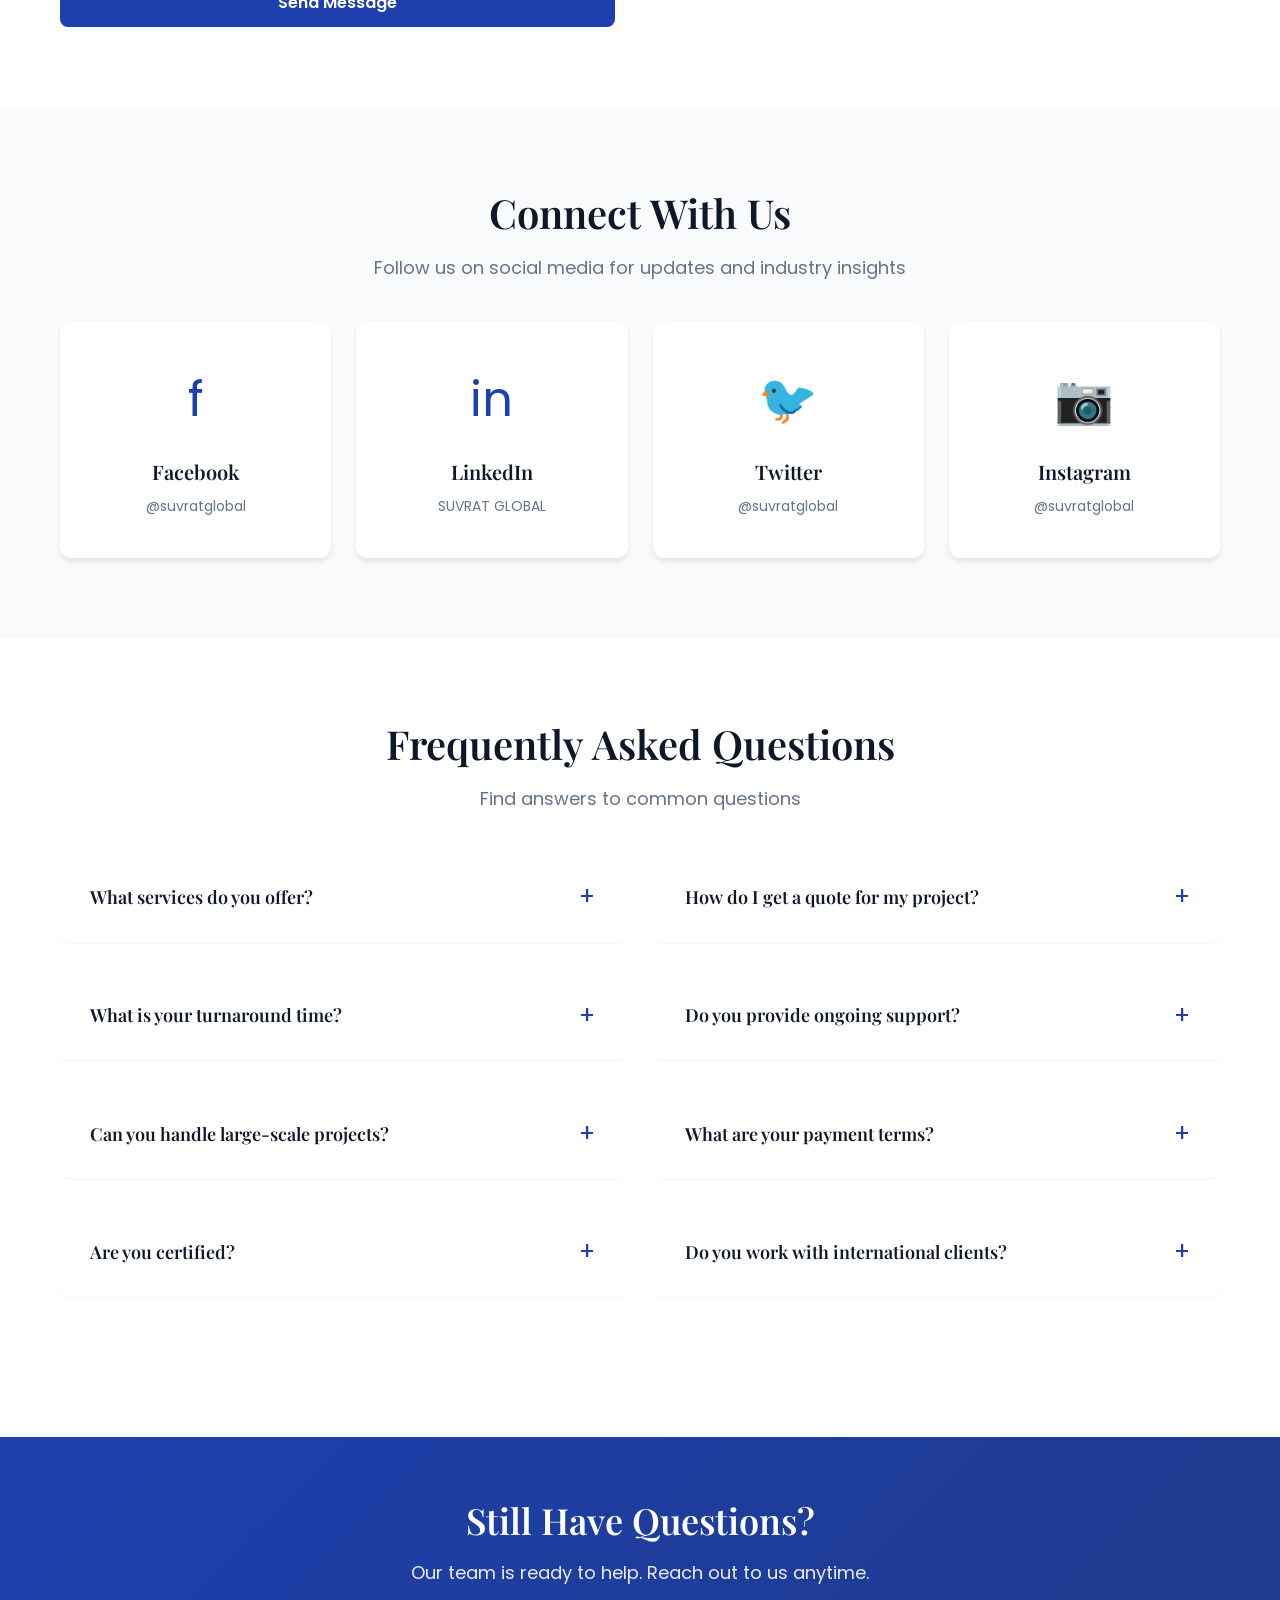
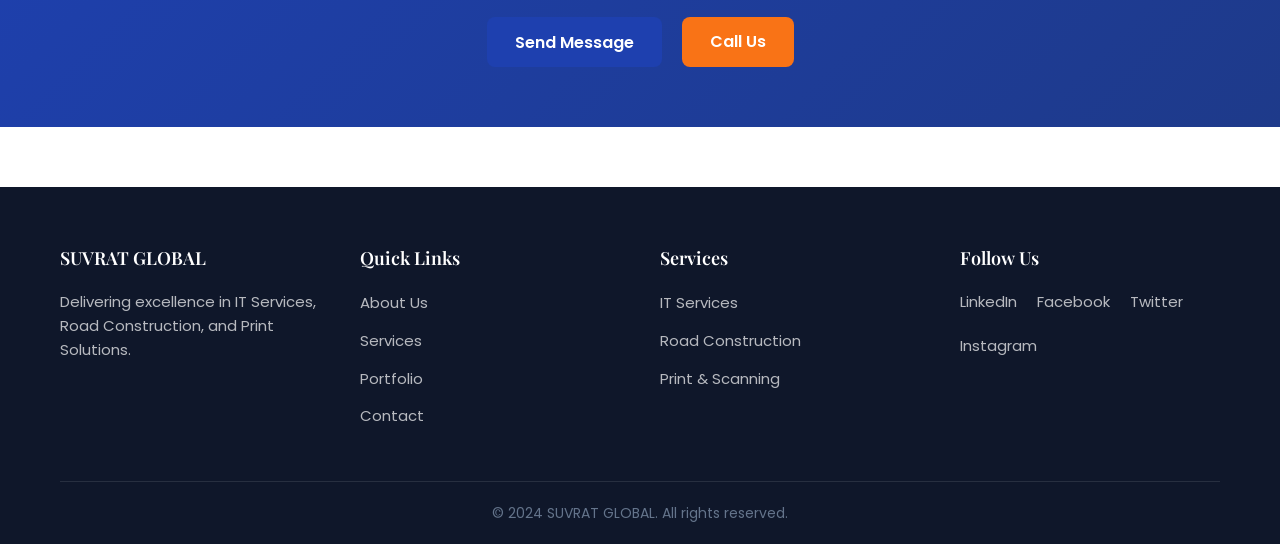
<file: contact.html>
<!DOCTYPE html>
<html lang="en">
<head>
    <meta charset="UTF-8">
    <meta name="viewport" content="width=device-width, initial-scale=1.0">
    <title>Contact Us - SUVRAT GLOBAL</title>
    <link rel="stylesheet" href="css/style.css">
    <link href="https://fonts.googleapis.com/css2?family=Poppins:wght@300;400;500;600;700&family=Playfair+Display:wght@600;700&display=swap" rel="stylesheet">
</head>
<body>
    <!-- Navigation -->
    <nav class="navbar">
        <div class="nav-container">
            <div class="nav-logo">
                <span class="logo-icon">⚙️</span>
                <span>SUVRAT GLOBAL</span>
            </div>
            <div class="hamburger" id="hamburger">
                <span></span>
                <span></span>
                <span></span>
            </div>
            <ul class="nav-menu" id="navMenu">
                <li><a href="index.html" class="nav-link">Home</a></li>
                <li><a href="about.html" class="nav-link">About</a></li>
                <li><a href="services.html" class="nav-link">Services</a></li>
                <li><a href="portfolio.html" class="nav-link">Portfolio</a></li>
                <li><a href="blog.html" class="nav-link">Blog</a></li>
                <li><a href="contact.html" class="nav-link active">Contact</a></li>
            </ul>
        </div>
    </nav>

    <!-- Hero Section -->
    <section class="page-hero">
        <h1>Contact Us</h1>
        <p>Get in Touch with Our Team</p>
    </section>

    <!-- Contact Information Section -->
    <section class="contact-info">
        <div class="container">
            <div class="contact-info-grid">
                <div class="contact-info-card">
                    <div class="contact-icon">📍</div>
                    <h3>Our Location</h3>
                    <p>123 Business Avenue<br>Hāpur, Uttar Pradesh 245101<br>India</p>
                </div>
                <div class="contact-info-card">
                    <div class="contact-icon">📞</div>
                    <h3>Phone</h3>
                    <p>+91 9876543210<br>+91 9123456789<br>+91 (135) 1234567</p>
                </div>
                <div class="contact-info-card">
                    <div class="contact-icon">✉️</div>
                    <h3>Email</h3>
                    <p>info@suvratglobal.com<br>contact@suvratglobal.com<br>support@suvratglobal.com</p>
                </div>
                <div class="contact-info-card">
                    <div class="contact-icon">🕐</div>
                    <h3>Business Hours</h3>
                    <p>Monday - Friday: 9:00 AM - 6:00 PM<br>Saturday: 10:00 AM - 4:00 PM<br>Sunday: Closed</p>
                </div>
            </div>
        </div>
    </section>

    <!-- Contact Form & Map Section -->
    <section class="contact-main">
        <div class="container">
            <div class="contact-grid">
                <!-- Contact Form -->
                <div class="contact-form-section">
                    <h2>Send us a Message</h2>
                    <form class="contact-form" id="contactForm">
                        <div class="form-group">
                            <label for="name">Full Name</label>
                            <input type="text" id="name" name="name" required>
                        </div>
                        <div class="form-group">
                            <label for="email">Email Address</label>
                            <input type="email" id="email" name="email" required>
                        </div>
                        <div class="form-group">
                            <label for="phone">Phone Number</label>
                            <input type="tel" id="phone" name="phone">
                        </div>
                        <div class="form-group">
                            <label for="service">Service Required</label>
                            <select id="service" name="service" required>
                                <option value="">Select a service</option>
                                <option value="it-services">IT Services</option>
                                <option value="road-construction">Road Construction</option>
                                <option value="print-scanning">Print & Scanning</option>
                                <option value="consulting">Consulting</option>
                                <option value="other">Other</option>
                            </select>
                        </div>
                        <div class="form-group">
                            <label for="message">Message</label>
                            <textarea id="message" name="message" rows="5" required></textarea>
                        </div>
                        <button type="submit" class="btn btn-primary">Send Message</button>
                    </form>
                    <div id="formMessage" class="form-message" style="display: none;"></div>
                </div>

                <!-- Map Section -->
                <div class="map-section">
                    <h2>Find Us on Map</h2>
                    <div class="map-placeholder">
                        <div class="map-marker">📍</div>
                        <p>Hāpur, Uttar Pradesh, India</p>
                        <p class="map-note">Interactive map will be displayed here</p>
                    </div>
                    <div class="map-details">
                        <h4>We're Easy to Find</h4>
                        <p>Located in the heart of Hāpur, our office is easily accessible by road and public transport. Our team is ready to welcome you!</p>
                    </div>
                </div>
            </div>
        </div>
    </section>

    <!-- Social Links Section -->
    <section class="social-section">
        <div class="container">
            <h2 class="section-title">Connect With Us</h2>
            <p class="section-subtitle">Follow us on social media for updates and industry insights</p>
            <div class="social-grid">
                <a href="#" class="social-card">
                    <div class="social-icon">f</div>
                    <h4>Facebook</h4>
                    <p>@suvratglobal</p>
                </a>
                <a href="#" class="social-card">
                    <div class="social-icon">in</div>
                    <h4>LinkedIn</h4>
                    <p>SUVRAT GLOBAL</p>
                </a>
                <a href="#" class="social-card">
                    <div class="social-icon">🐦</div>
                    <h4>Twitter</h4>
                    <p>@suvratglobal</p>
                </a>
                <a href="#" class="social-card">
                    <div class="social-icon">📷</div>
                    <h4>Instagram</h4>
                    <p>@suvratglobal</p>
                </a>
            </div>
        </div>
    </section>

    <!-- FAQ Section -->
    <section class="faq-section">
        <div class="container">
            <h2 class="section-title">Frequently Asked Questions</h2>
            <p class="section-subtitle">Find answers to common questions</p>
            
            <div class="faq-grid">
                <div class="faq-item">
                    <div class="faq-question" onclick="toggleFAQ(this)">
                        <h4>What services do you offer?</h4>
                        <span class="faq-toggle">+</span>
                    </div>
                    <div class="faq-answer">
                        <p>SUVRAT GLOBAL offers three primary services: IT Services (web development, mobile apps, cloud solutions, cybersecurity), Road Construction (highway projects, urban roads, infrastructure development), and Print & Scanning Services (document printing, photo printing, scanning, and digitization).</p>
                    </div>
                </div>

                <div class="faq-item">
                    <div class="faq-question" onclick="toggleFAQ(this)">
                        <h4>How do I get a quote for my project?</h4>
                        <span class="faq-toggle">+</span>
                    </div>
                    <div class="faq-answer">
                        <p>You can request a quote by filling out our contact form on this page, calling us directly, or emailing us with details about your project. Our team will review your requirements and provide a customized quote within 48 hours.</p>
                    </div>
                </div>

                <div class="faq-item">
                    <div class="faq-question" onclick="toggleFAQ(this)">
                        <h4>What is your turnaround time?</h4>
                        <span class="faq-toggle">+</span>
                    </div>
                    <div class="faq-answer">
                        <p>Turnaround time varies depending on project scope and complexity. For printing services, we typically deliver within 2-5 business days. IT projects range from 4-16 weeks depending on requirements. Construction projects have customized timelines based on project size.</p>
                    </div>
                </div>

                <div class="faq-item">
                    <div class="faq-question" onclick="toggleFAQ(this)">
                        <h4>Do you provide ongoing support?</h4>
                        <span class="faq-toggle">+</span>
                    </div>
                    <div class="faq-answer">
                        <p>Yes! We provide comprehensive support and maintenance services for all our projects. This includes software updates, bug fixes, infrastructure maintenance, and technical support to ensure your solutions continue to perform optimally.</p>
                    </div>
                </div>

                <div class="faq-item">
                    <div class="faq-question" onclick="toggleFAQ(this)">
                        <h4>Can you handle large-scale projects?</h4>
                        <span class="faq-toggle">+</span>
                    </div>
                    <div class="faq-answer">
                        <p>Absolutely! Our team has extensive experience handling large-scale projects across all three service areas. We have successfully completed projects worth crores of rupees with multiple teams working simultaneously.</p>
                    </div>
                </div>

                <div class="faq-item">
                    <div class="faq-question" onclick="toggleFAQ(this)">
                        <h4>What are your payment terms?</h4>
                        <span class="faq-toggle">+</span>
                    </div>
                    <div class="faq-answer">
                        <p>We offer flexible payment terms tailored to your project needs. Typically, we require 30-50% advance payment to initiate the project, with the remainder due upon completion. For large projects, milestone-based payments are available.</p>
                    </div>
                </div>

                <div class="faq-item">
                    <div class="faq-question" onclick="toggleFAQ(this)">
                        <h4>Are you certified?</h4>
                        <span class="faq-toggle">+</span>
                    </div>
                    <div class="faq-answer">
                        <p>Yes! SUVRAT GLOBAL holds ISO 9001:2015 certification ensuring quality management standards across all operations. We also maintain industry-specific certifications and comply with all relevant regulations.</p>
                    </div>
                </div>

                <div class="faq-item">
                    <div class="faq-question" onclick="toggleFAQ(this)">
                        <h4>Do you work with international clients?</h4>
                        <span class="faq-toggle">+</span>
                    </div>
                    <div class="faq-answer">
                        <p>Yes, we have successfully served international clients and are experienced in handling cross-border projects. We can work with different time zones and currencies, and provide communication in multiple languages.</p>
                    </div>
                </div>
            </div>
        </div>
    </section>

    <!-- CTA Section -->
    <section class="cta-section">
        <div class="container">
            <h2>Still Have Questions?</h2>
            <p>Our team is ready to help. Reach out to us anytime.</p>
            <div style="display: flex; gap: 20px; justify-content: center; flex-wrap: wrap;">
                <button class="btn btn-primary" onclick="document.getElementById('contactForm').scrollIntoView({behavior: 'smooth'})">Send Message</button>
                <a href="tel:+919876543210" class="btn btn-secondary">Call Us</a>
            </div>
        </div>
    </section>

    <!-- Footer -->
    <footer class="footer">
        <div class="container">
            <div class="footer-grid">
                <div class="footer-column">
                    <h4>SUVRAT GLOBAL</h4>
                    <p>Delivering excellence in IT Services, Road Construction, and Print Solutions.</p>
                </div>
                <div class="footer-column">
                    <h4>Quick Links</h4>
                    <ul>
                        <li><a href="about.html">About Us</a></li>
                        <li><a href="services.html">Services</a></li>
                        <li><a href="portfolio.html">Portfolio</a></li>
                        <li><a href="contact.html">Contact</a></li>
                    </ul>
                </div>
                <div class="footer-column">
                    <h4>Services</h4>
                    <ul>
                        <li><a href="services.html">IT Services</a></li>
                        <li><a href="services.html">Road Construction</a></li>
                        <li><a href="services.html">Print & Scanning</a></li>
                    </ul>
                </div>
                <div class="footer-column">
                    <h4>Follow Us</h4>
                    <div class="social-links">
                        <a href="#">LinkedIn</a>
                        <a href="#">Facebook</a>
                        <a href="#">Twitter</a>
                        <a href="#">Instagram</a>
                    </div>
                </div>
            </div>
            <div class="footer-bottom">
                <p>&copy; 2024 SUVRAT GLOBAL. All rights reserved.</p>
            </div>
        </div>
    </footer>

    <script src="js/main.js"></script>
</body>
</html>
</file>
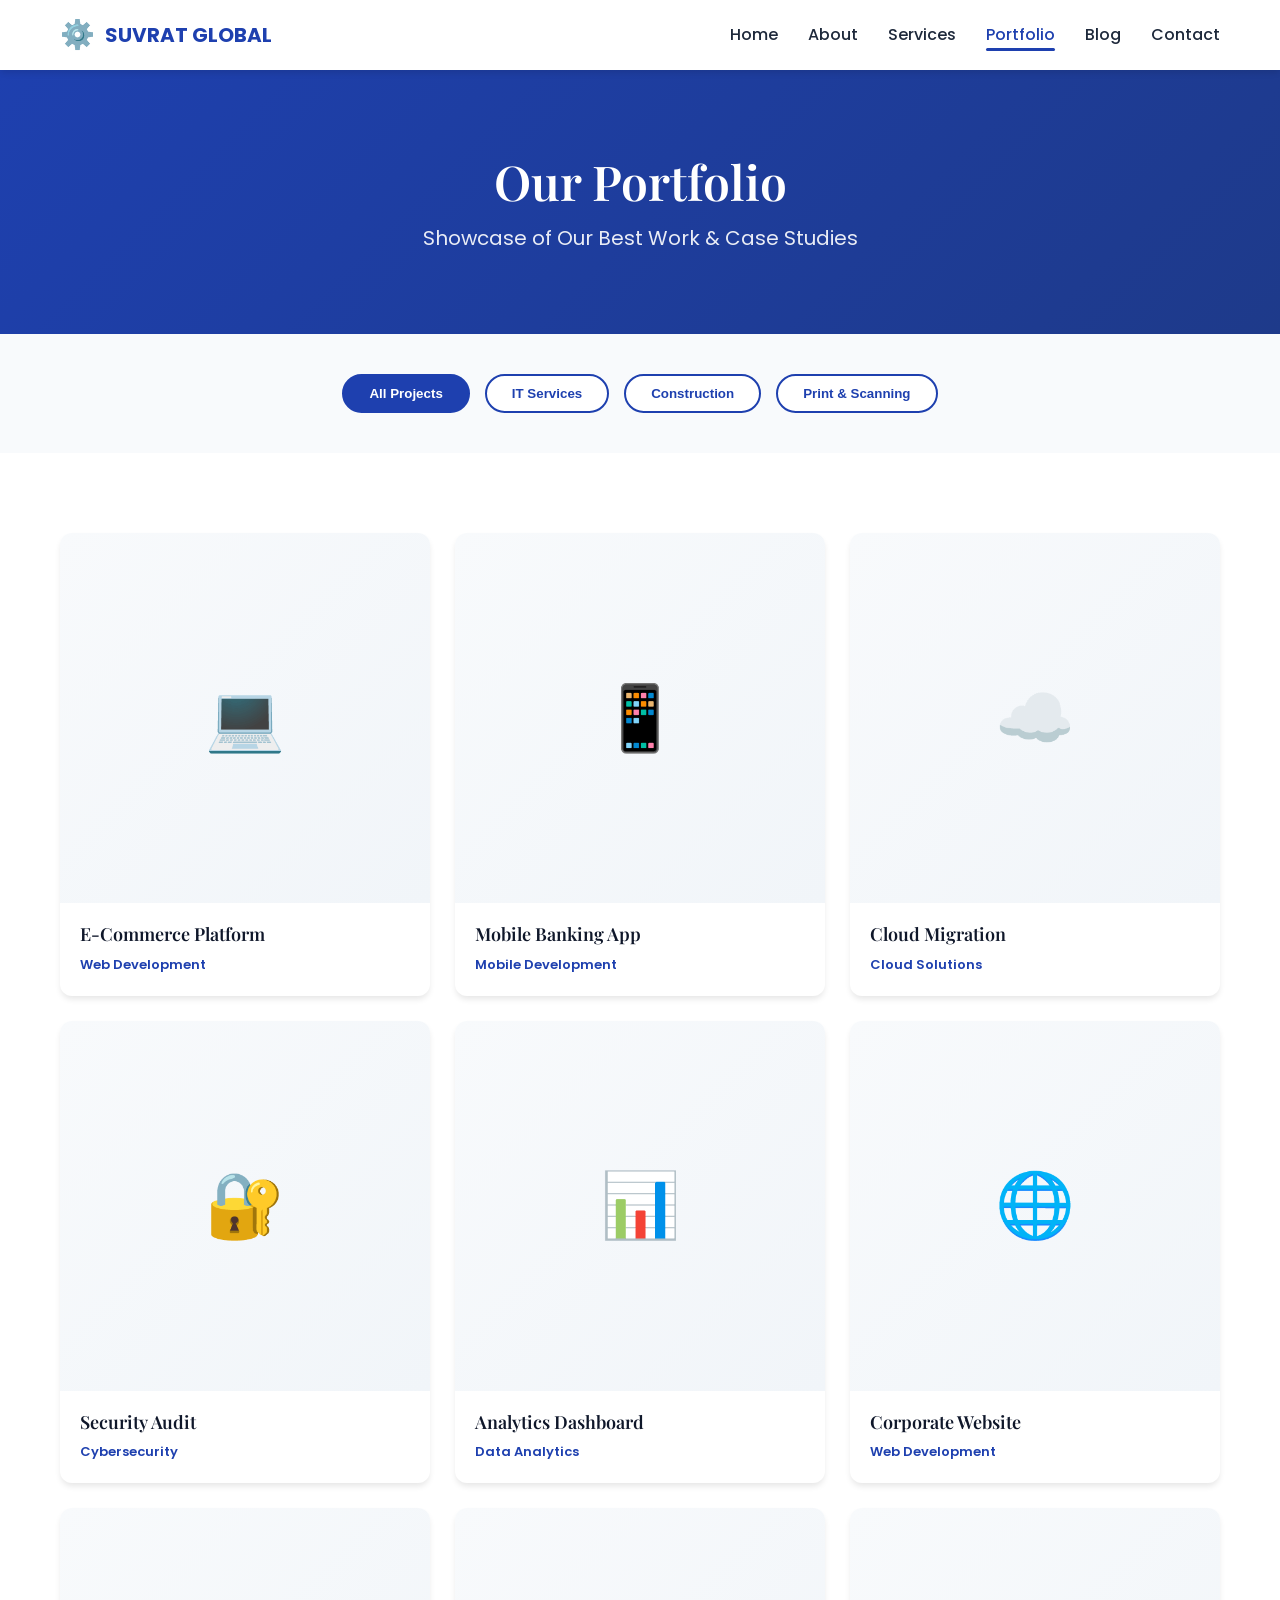
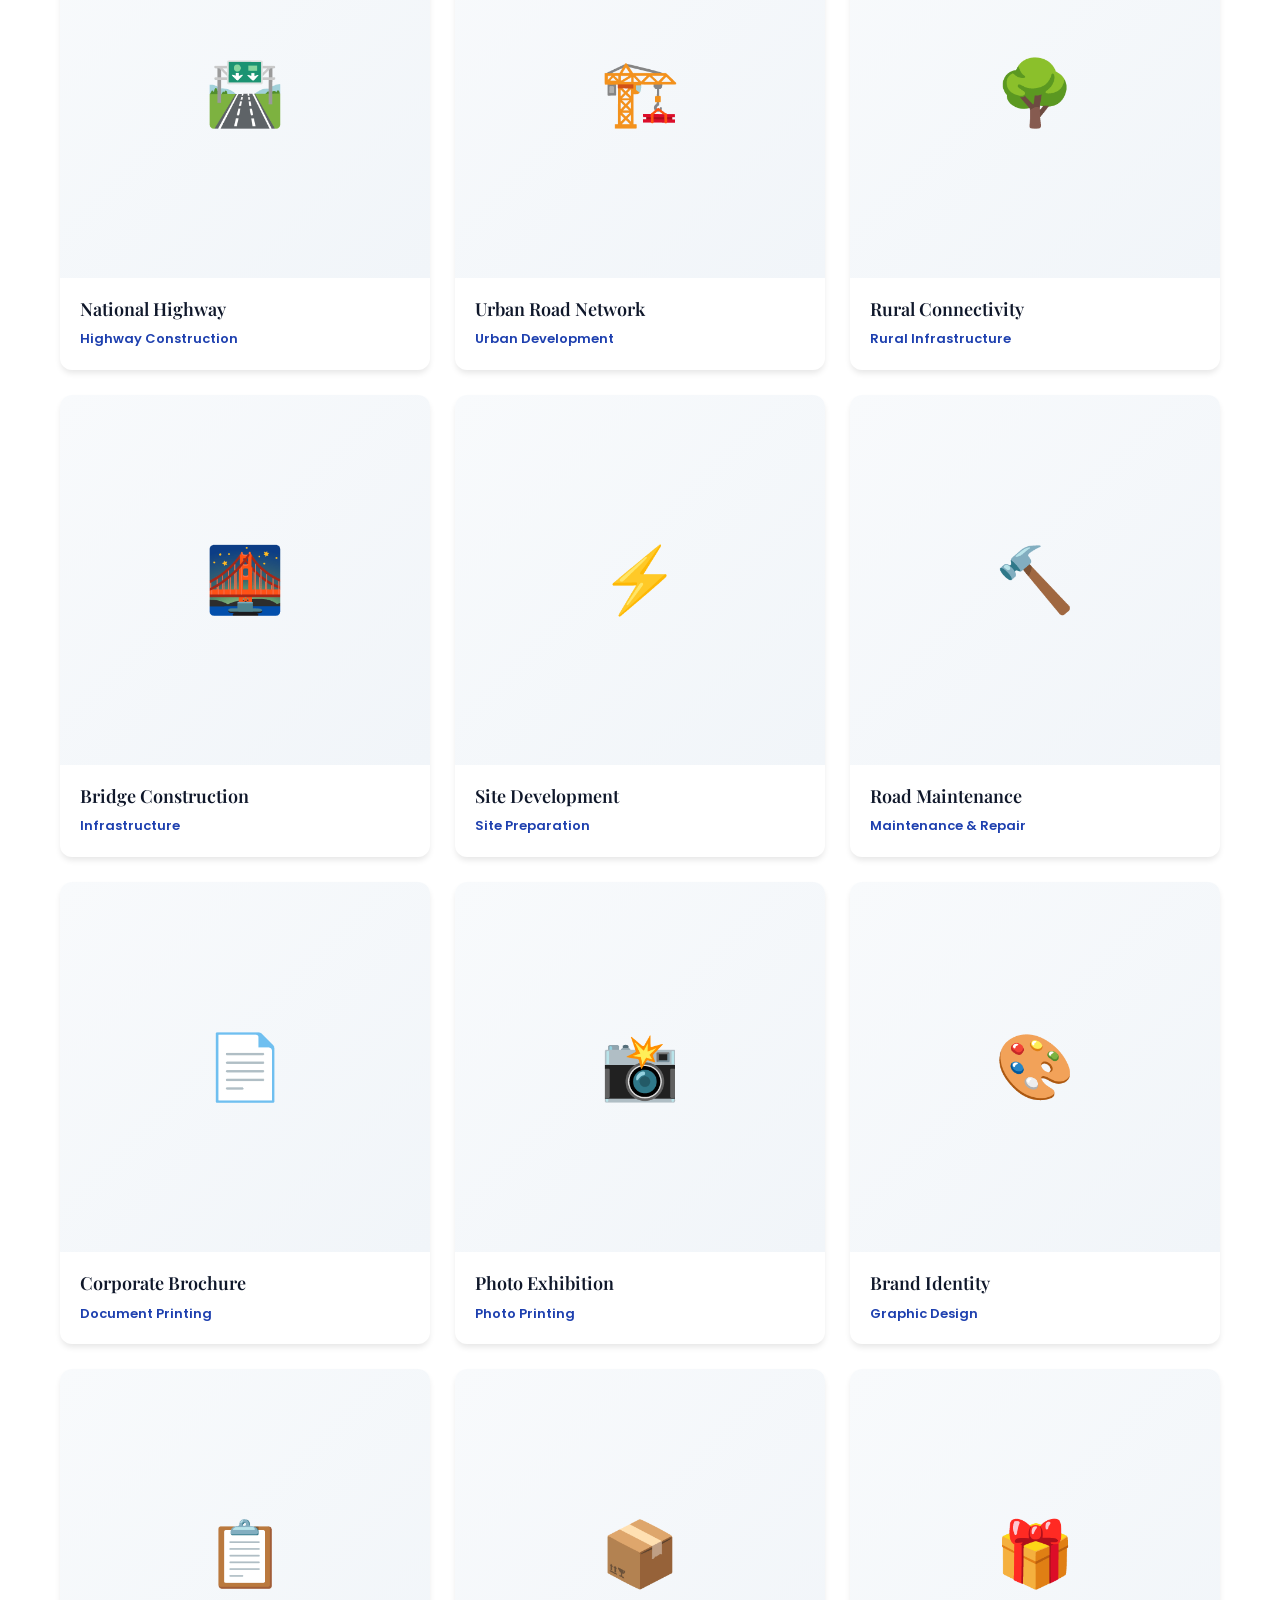
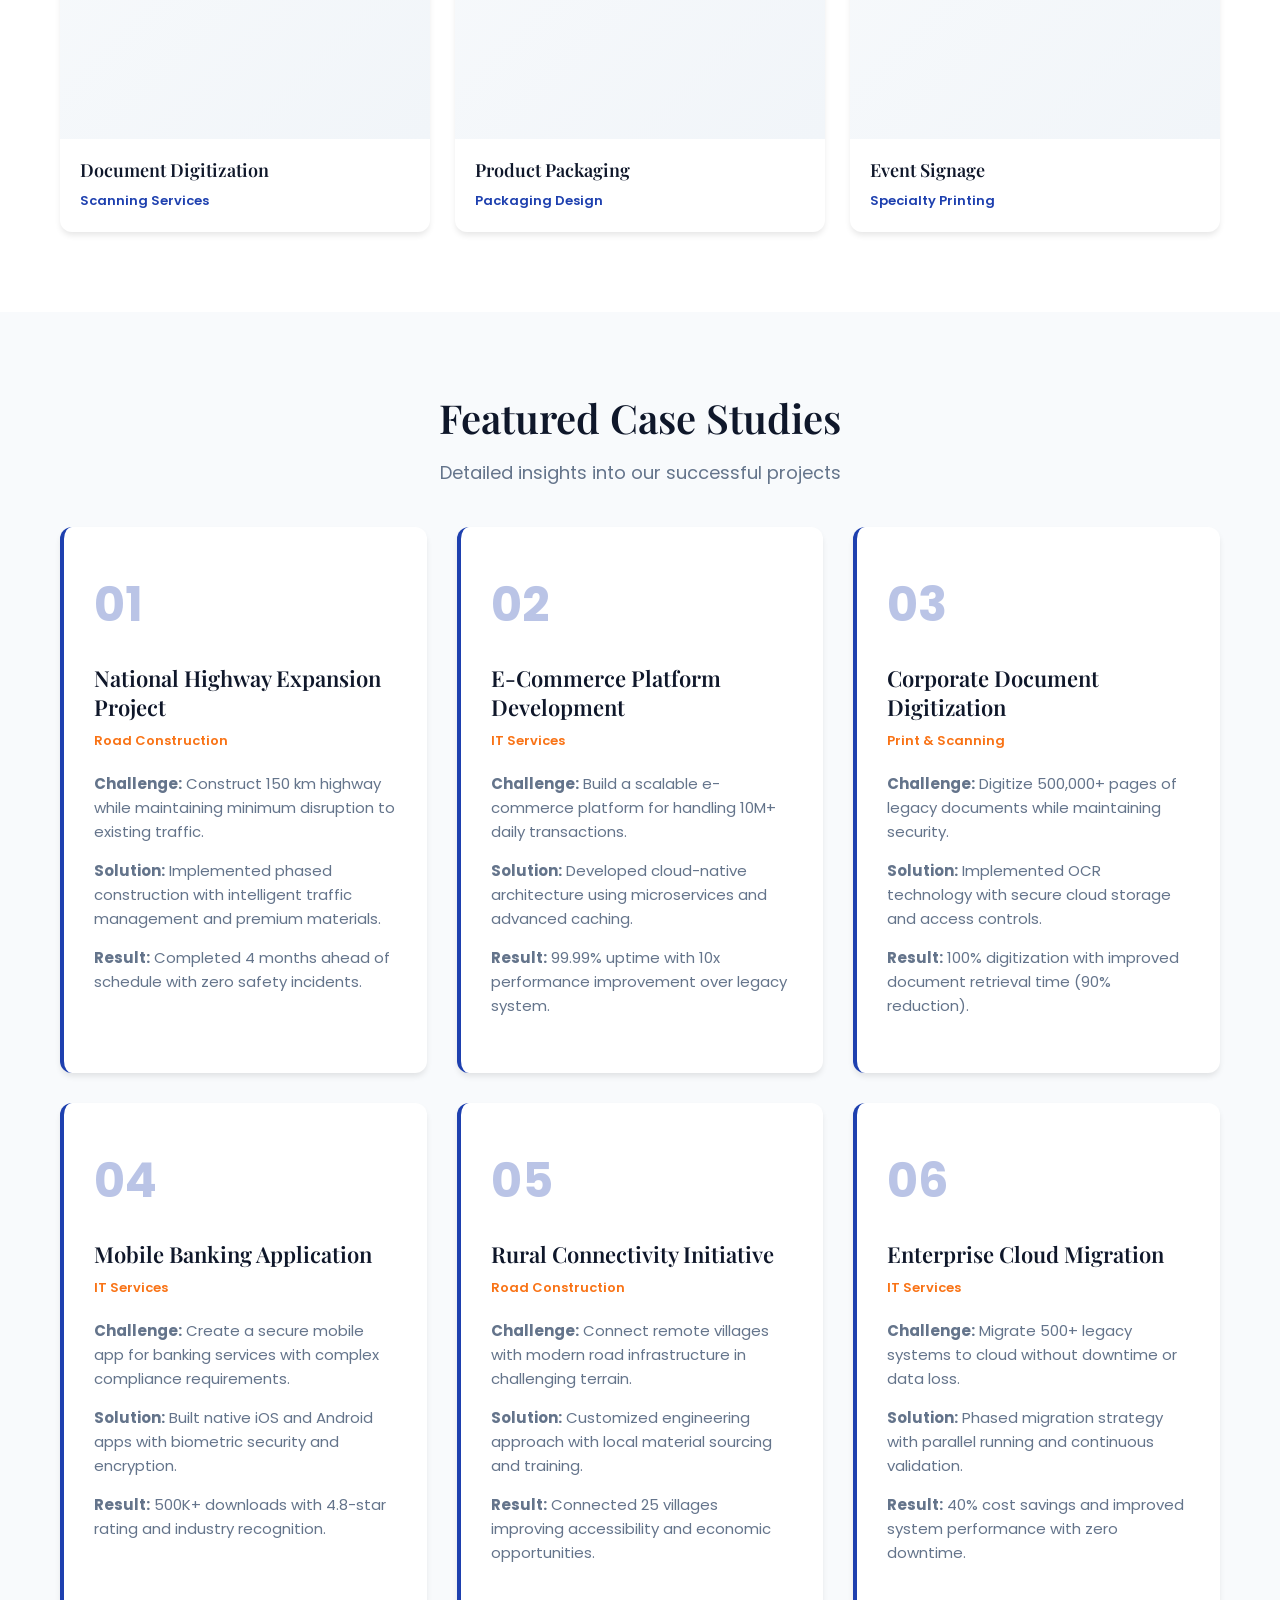
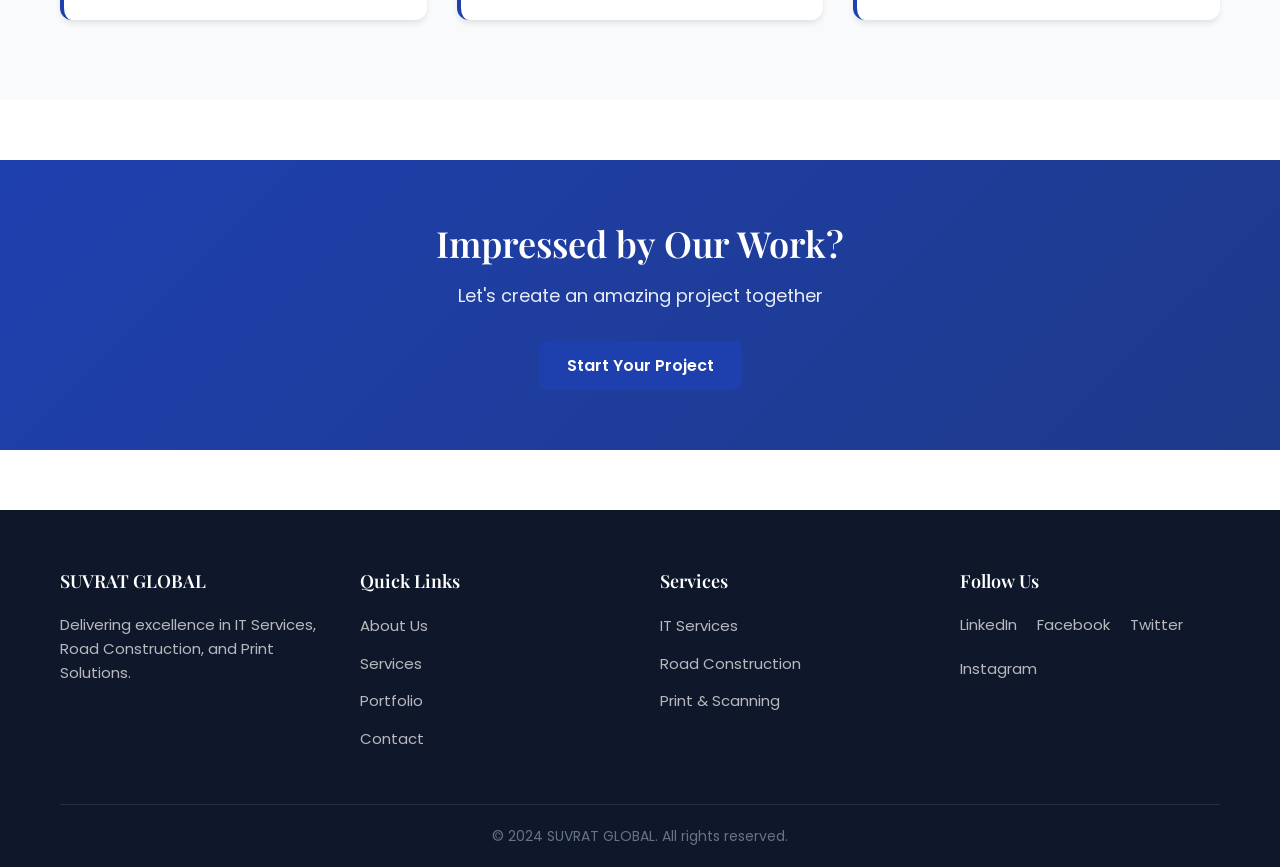
<file: portfolio.html>
<!DOCTYPE html>
<html lang="en">
<head>
    <meta charset="UTF-8">
    <meta name="viewport" content="width=device-width, initial-scale=1.0">
    <title>Portfolio - SUVRAT GLOBAL</title>
    <link rel="stylesheet" href="css/style.css">
    <link href="https://fonts.googleapis.com/css2?family=Poppins:wght@300;400;500;600;700&family=Playfair+Display:wght@600;700&display=swap" rel="stylesheet">
</head>
<body>
    <!-- Navigation -->
    <nav class="navbar">
        <div class="nav-container">
            <div class="nav-logo">
                <span class="logo-icon">⚙️</span>
                <span>SUVRAT GLOBAL</span>
            </div>
            <div class="hamburger" id="hamburger">
                <span></span>
                <span></span>
                <span></span>
            </div>
            <ul class="nav-menu" id="navMenu">
                <li><a href="index.html" class="nav-link">Home</a></li>
                <li><a href="about.html" class="nav-link">About</a></li>
                <li><a href="services.html" class="nav-link">Services</a></li>
                <li><a href="portfolio.html" class="nav-link active">Portfolio</a></li>
                <li><a href="blog.html" class="nav-link">Blog</a></li>
                <li><a href="contact.html" class="nav-link">Contact</a></li>
            </ul>
        </div>
    </nav>

    <!-- Hero Section -->
    <section class="page-hero">
        <h1>Our Portfolio</h1>
        <p>Showcase of Our Best Work & Case Studies</p>
    </section>

    <!-- Filter Section -->
    <section class="portfolio-filters">
        <div class="container">
            <div class="filter-buttons">
                <button class="filter-btn active" onclick="filterPortfolio('all')">All Projects</button>
                <button class="filter-btn" onclick="filterPortfolio('it')">IT Services</button>
                <button class="filter-btn" onclick="filterPortfolio('construction')">Construction</button>
                <button class="filter-btn" onclick="filterPortfolio('print')">Print & Scanning</button>
            </div>
        </div>
    </section>

    <!-- Portfolio Gallery Section -->
    <section class="portfolio-gallery">
        <div class="container">
            <div class="gallery-grid" id="portfolioGallery">
                <!-- IT Services Projects -->
                <div class="portfolio-item it" data-category="it">
                    <div class="portfolio-card">
                        <div class="portfolio-image">💻</div>
                        <div class="portfolio-overlay">
                            <h4>E-Commerce Platform</h4>
                            <p>IT Services</p>
                        </div>
                        <div class="portfolio-info">
                            <h4>E-Commerce Platform</h4>
                            <p class="portfolio-category">Web Development</p>
                        </div>
                    </div>
                </div>

                <div class="portfolio-item it" data-category="it">
                    <div class="portfolio-card">
                        <div class="portfolio-image">📱</div>
                        <div class="portfolio-overlay">
                            <h4>Mobile Banking App</h4>
                            <p>IT Services</p>
                        </div>
                        <div class="portfolio-info">
                            <h4>Mobile Banking App</h4>
                            <p class="portfolio-category">Mobile Development</p>
                        </div>
                    </div>
                </div>

                <div class="portfolio-item it" data-category="it">
                    <div class="portfolio-card">
                        <div class="portfolio-image">☁️</div>
                        <div class="portfolio-overlay">
                            <h4>Cloud Migration</h4>
                            <p>IT Services</p>
                        </div>
                        <div class="portfolio-info">
                            <h4>Cloud Migration</h4>
                            <p class="portfolio-category">Cloud Solutions</p>
                        </div>
                    </div>
                </div>

                <div class="portfolio-item it" data-category="it">
                    <div class="portfolio-card">
                        <div class="portfolio-image">🔐</div>
                        <div class="portfolio-overlay">
                            <h4>Security Audit</h4>
                            <p>IT Services</p>
                        </div>
                        <div class="portfolio-info">
                            <h4>Security Audit</h4>
                            <p class="portfolio-category">Cybersecurity</p>
                        </div>
                    </div>
                </div>

                <div class="portfolio-item it" data-category="it">
                    <div class="portfolio-card">
                        <div class="portfolio-image">📊</div>
                        <div class="portfolio-overlay">
                            <h4>Analytics Dashboard</h4>
                            <p>IT Services</p>
                        </div>
                        <div class="portfolio-info">
                            <h4>Analytics Dashboard</h4>
                            <p class="portfolio-category">Data Analytics</p>
                        </div>
                    </div>
                </div>

                <div class="portfolio-item it" data-category="it">
                    <div class="portfolio-card">
                        <div class="portfolio-image">🌐</div>
                        <div class="portfolio-overlay">
                            <h4>Corporate Website</h4>
                            <p>IT Services</p>
                        </div>
                        <div class="portfolio-info">
                            <h4>Corporate Website</h4>
                            <p class="portfolio-category">Web Development</p>
                        </div>
                    </div>
                </div>

                <!-- Construction Projects -->
                <div class="portfolio-item construction" data-category="construction">
                    <div class="portfolio-card">
                        <div class="portfolio-image">🛣️</div>
                        <div class="portfolio-overlay">
                            <h4>National Highway</h4>
                            <p>Road Construction</p>
                        </div>
                        <div class="portfolio-info">
                            <h4>National Highway</h4>
                            <p class="portfolio-category">Highway Construction</p>
                        </div>
                    </div>
                </div>

                <div class="portfolio-item construction" data-category="construction">
                    <div class="portfolio-card">
                        <div class="portfolio-image">🏗️</div>
                        <div class="portfolio-overlay">
                            <h4>Urban Road Network</h4>
                            <p>Road Construction</p>
                        </div>
                        <div class="portfolio-info">
                            <h4>Urban Road Network</h4>
                            <p class="portfolio-category">Urban Development</p>
                        </div>
                    </div>
                </div>

                <div class="portfolio-item construction" data-category="construction">
                    <div class="portfolio-card">
                        <div class="portfolio-image">🌳</div>
                        <div class="portfolio-overlay">
                            <h4>Rural Connectivity</h4>
                            <p>Road Construction</p>
                        </div>
                        <div class="portfolio-info">
                            <h4>Rural Connectivity</h4>
                            <p class="portfolio-category">Rural Infrastructure</p>
                        </div>
                    </div>
                </div>

                <div class="portfolio-item construction" data-category="construction">
                    <div class="portfolio-card">
                        <div class="portfolio-image">🌉</div>
                        <div class="portfolio-overlay">
                            <h4>Bridge Construction</h4>
                            <p>Road Construction</p>
                        </div>
                        <div class="portfolio-info">
                            <h4>Bridge Construction</h4>
                            <p class="portfolio-category">Infrastructure</p>
                        </div>
                    </div>
                </div>

                <div class="portfolio-item construction" data-category="construction">
                    <div class="portfolio-card">
                        <div class="portfolio-image">⚡</div>
                        <div class="portfolio-overlay">
                            <h4>Site Development</h4>
                            <p>Road Construction</p>
                        </div>
                        <div class="portfolio-info">
                            <h4>Site Development</h4>
                            <p class="portfolio-category">Site Preparation</p>
                        </div>
                    </div>
                </div>

                <div class="portfolio-item construction" data-category="construction">
                    <div class="portfolio-card">
                        <div class="portfolio-image">🔨</div>
                        <div class="portfolio-overlay">
                            <h4>Road Maintenance</h4>
                            <p>Road Construction</p>
                        </div>
                        <div class="portfolio-info">
                            <h4>Road Maintenance</h4>
                            <p class="portfolio-category">Maintenance & Repair</p>
                        </div>
                    </div>
                </div>

                <!-- Print Services Projects -->
                <div class="portfolio-item print" data-category="print">
                    <div class="portfolio-card">
                        <div class="portfolio-image">📄</div>
                        <div class="portfolio-overlay">
                            <h4>Corporate Brochure</h4>
                            <p>Print Services</p>
                        </div>
                        <div class="portfolio-info">
                            <h4>Corporate Brochure</h4>
                            <p class="portfolio-category">Document Printing</p>
                        </div>
                    </div>
                </div>

                <div class="portfolio-item print" data-category="print">
                    <div class="portfolio-card">
                        <div class="portfolio-image">📸</div>
                        <div class="portfolio-overlay">
                            <h4>Photo Exhibition</h4>
                            <p>Print Services</p>
                        </div>
                        <div class="portfolio-info">
                            <h4>Photo Exhibition</h4>
                            <p class="portfolio-category">Photo Printing</p>
                        </div>
                    </div>
                </div>

                <div class="portfolio-item print" data-category="print">
                    <div class="portfolio-card">
                        <div class="portfolio-image">🎨</div>
                        <div class="portfolio-overlay">
                            <h4>Brand Identity</h4>
                            <p>Print Services</p>
                        </div>
                        <div class="portfolio-info">
                            <h4>Brand Identity</h4>
                            <p class="portfolio-category">Graphic Design</p>
                        </div>
                    </div>
                </div>

                <div class="portfolio-item print" data-category="print">
                    <div class="portfolio-card">
                        <div class="portfolio-image">📋</div>
                        <div class="portfolio-overlay">
                            <h4>Document Digitization</h4>
                            <p>Print Services</p>
                        </div>
                        <div class="portfolio-info">
                            <h4>Document Digitization</h4>
                            <p class="portfolio-category">Scanning Services</p>
                        </div>
                    </div>
                </div>

                <div class="portfolio-item print" data-category="print">
                    <div class="portfolio-card">
                        <div class="portfolio-image">📦</div>
                        <div class="portfolio-overlay">
                            <h4>Product Packaging</h4>
                            <p>Print Services</p>
                        </div>
                        <div class="portfolio-info">
                            <h4>Product Packaging</h4>
                            <p class="portfolio-category">Packaging Design</p>
                        </div>
                    </div>
                </div>

                <div class="portfolio-item print" data-category="print">
                    <div class="portfolio-card">
                        <div class="portfolio-image">🎁</div>
                        <div class="portfolio-overlay">
                            <h4>Event Signage</h4>
                            <p>Print Services</p>
                        </div>
                        <div class="portfolio-info">
                            <h4>Event Signage</h4>
                            <p class="portfolio-category">Specialty Printing</p>
                        </div>
                    </div>
                </div>
            </div>
        </div>
    </section>

    <!-- Case Studies Section -->
    <section class="case-studies">
        <div class="container">
            <h2 class="section-title">Featured Case Studies</h2>
            <p class="section-subtitle">Detailed insights into our successful projects</p>
            
            <div class="case-study-grid">
                <div class="case-study-card">
                    <div class="case-study-number">01</div>
                    <h3>National Highway Expansion Project</h3>
                    <p class="case-study-category">Road Construction</p>
                    <p class="case-study-challenge"><strong>Challenge:</strong> Construct 150 km highway while maintaining minimum disruption to existing traffic.</p>
                    <p class="case-study-solution"><strong>Solution:</strong> Implemented phased construction with intelligent traffic management and premium materials.</p>
                    <p class="case-study-result"><strong>Result:</strong> Completed 4 months ahead of schedule with zero safety incidents.</p>
                </div>

                <div class="case-study-card">
                    <div class="case-study-number">02</div>
                    <h3>E-Commerce Platform Development</h3>
                    <p class="case-study-category">IT Services</p>
                    <p class="case-study-challenge"><strong>Challenge:</strong> Build a scalable e-commerce platform for handling 10M+ daily transactions.</p>
                    <p class="case-study-solution"><strong>Solution:</strong> Developed cloud-native architecture using microservices and advanced caching.</p>
                    <p class="case-study-result"><strong>Result:</strong> 99.99% uptime with 10x performance improvement over legacy system.</p>
                </div>

                <div class="case-study-card">
                    <div class="case-study-number">03</div>
                    <h3>Corporate Document Digitization</h3>
                    <p class="case-study-category">Print & Scanning</p>
                    <p class="case-study-challenge"><strong>Challenge:</strong> Digitize 500,000+ pages of legacy documents while maintaining security.</p>
                    <p class="case-study-solution"><strong>Solution:</strong> Implemented OCR technology with secure cloud storage and access controls.</p>
                    <p class="case-study-result"><strong>Result:</strong> 100% digitization with improved document retrieval time (90% reduction).</p>
                </div>

                <div class="case-study-card">
                    <div class="case-study-number">04</div>
                    <h3>Mobile Banking Application</h3>
                    <p class="case-study-category">IT Services</p>
                    <p class="case-study-challenge"><strong>Challenge:</strong> Create a secure mobile app for banking services with complex compliance requirements.</p>
                    <p class="case-study-solution"><strong>Solution:</strong> Built native iOS and Android apps with biometric security and encryption.</p>
                    <p class="case-study-result"><strong>Result:</strong> 500K+ downloads with 4.8-star rating and industry recognition.</p>
                </div>

                <div class="case-study-card">
                    <div class="case-study-number">05</div>
                    <h3>Rural Connectivity Initiative</h3>
                    <p class="case-study-category">Road Construction</p>
                    <p class="case-study-challenge"><strong>Challenge:</strong> Connect remote villages with modern road infrastructure in challenging terrain.</p>
                    <p class="case-study-solution"><strong>Solution:</strong> Customized engineering approach with local material sourcing and training.</p>
                    <p class="case-study-result"><strong>Result:</strong> Connected 25 villages improving accessibility and economic opportunities.</p>
                </div>

                <div class="case-study-card">
                    <div class="case-study-number">06</div>
                    <h3>Enterprise Cloud Migration</h3>
                    <p class="case-study-category">IT Services</p>
                    <p class="case-study-challenge"><strong>Challenge:</strong> Migrate 500+ legacy systems to cloud without downtime or data loss.</p>
                    <p class="case-study-solution"><strong>Solution:</strong> Phased migration strategy with parallel running and continuous validation.</p>
                    <p class="case-study-result"><strong>Result:</strong> 40% cost savings and improved system performance with zero downtime.</p>
                </div>
            </div>
        </div>
    </section>

    <!-- CTA Section -->
    <section class="cta-section">
        <div class="container">
            <h2>Impressed by Our Work?</h2>
            <p>Let's create an amazing project together</p>
            <button class="btn btn-primary" onclick="location.href='contact.html'">Start Your Project</button>
        </div>
    </section>

    <!-- Footer -->
    <footer class="footer">
        <div class="container">
            <div class="footer-grid">
                <div class="footer-column">
                    <h4>SUVRAT GLOBAL</h4>
                    <p>Delivering excellence in IT Services, Road Construction, and Print Solutions.</p>
                </div>
                <div class="footer-column">
                    <h4>Quick Links</h4>
                    <ul>
                        <li><a href="about.html">About Us</a></li>
                        <li><a href="services.html">Services</a></li>
                        <li><a href="portfolio.html">Portfolio</a></li>
                        <li><a href="contact.html">Contact</a></li>
                    </ul>
                </div>
                <div class="footer-column">
                    <h4>Services</h4>
                    <ul>
                        <li><a href="services.html">IT Services</a></li>
                        <li><a href="services.html">Road Construction</a></li>
                        <li><a href="services.html">Print & Scanning</a></li>
                    </ul>
                </div>
                <div class="footer-column">
                    <h4>Follow Us</h4>
                    <div class="social-links">
                        <a href="#">LinkedIn</a>
                        <a href="#">Facebook</a>
                        <a href="#">Twitter</a>
                        <a href="#">Instagram</a>
                    </div>
                </div>
            </div>
            <div class="footer-bottom">
                <p>&copy; 2024 SUVRAT GLOBAL. All rights reserved.</p>
            </div>
        </div>
    </footer>

    <script src="js/main.js"></script>
</body>
</html>
</file>
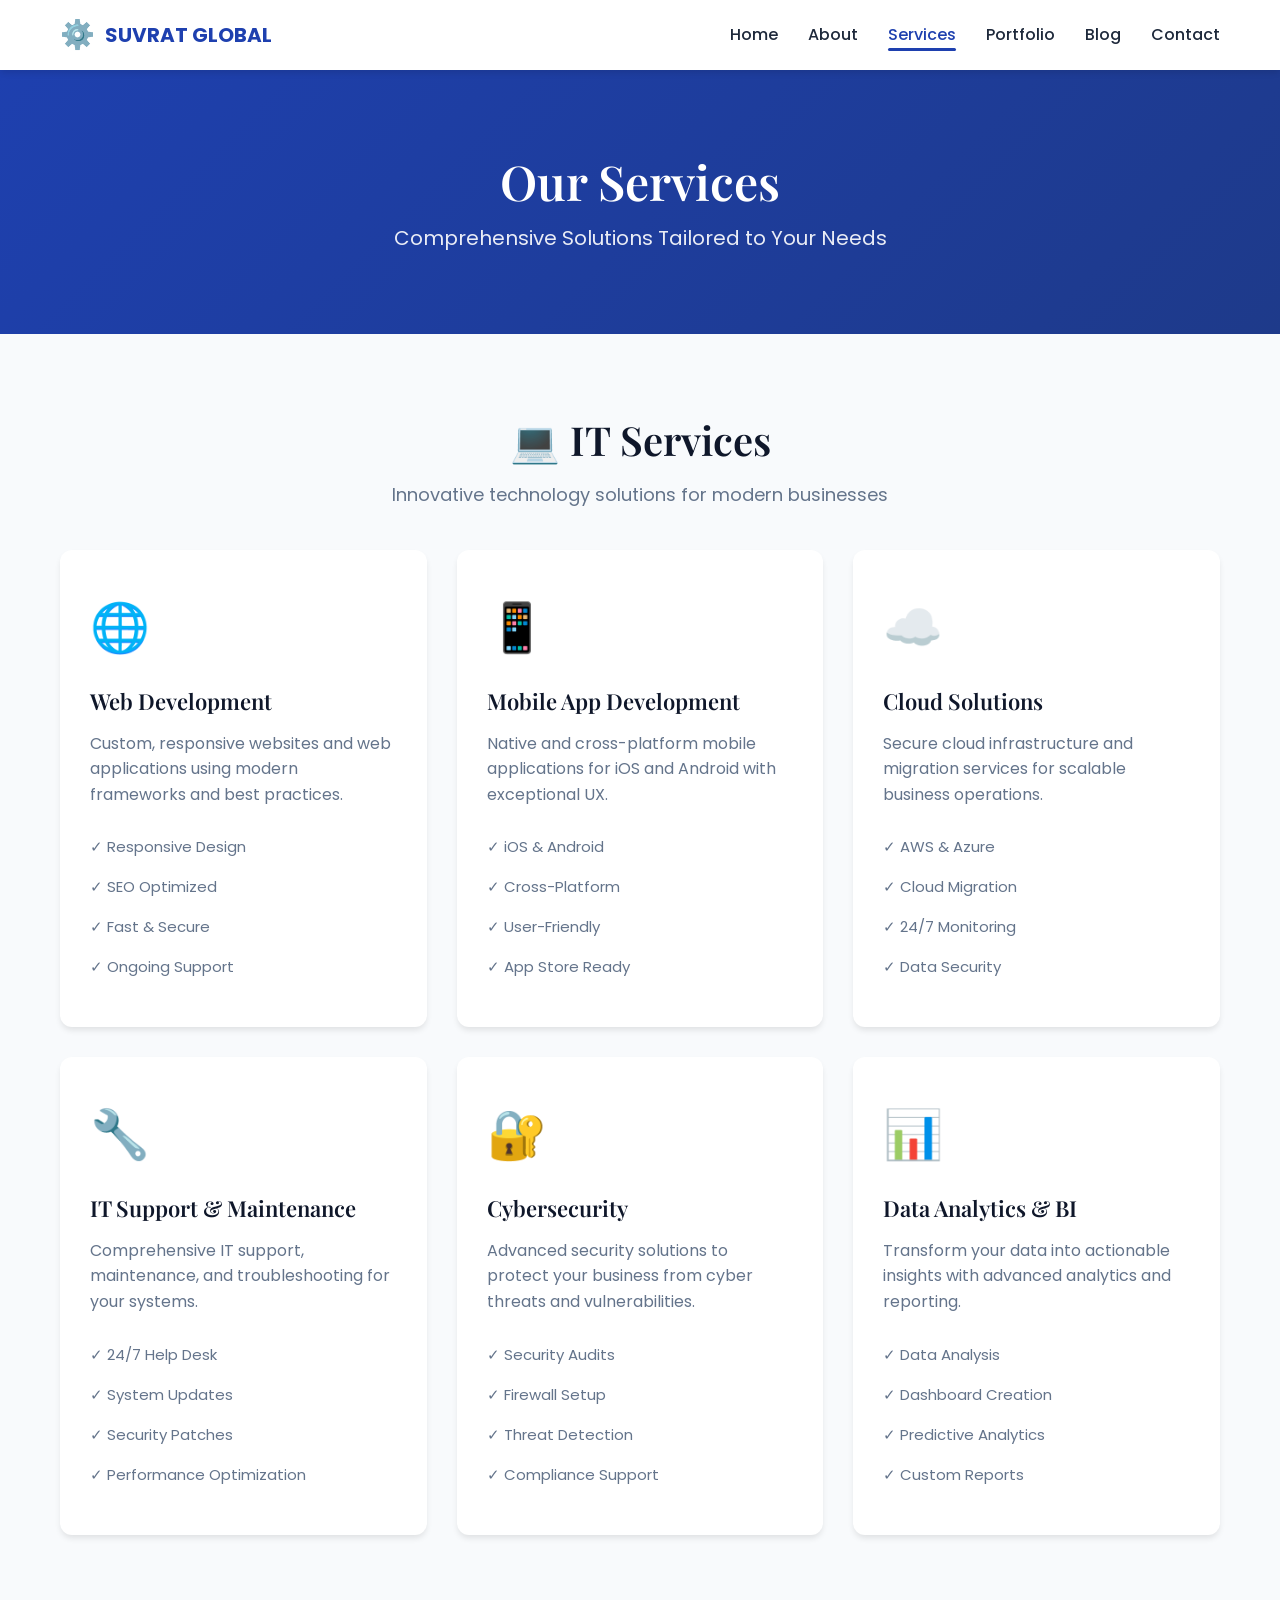
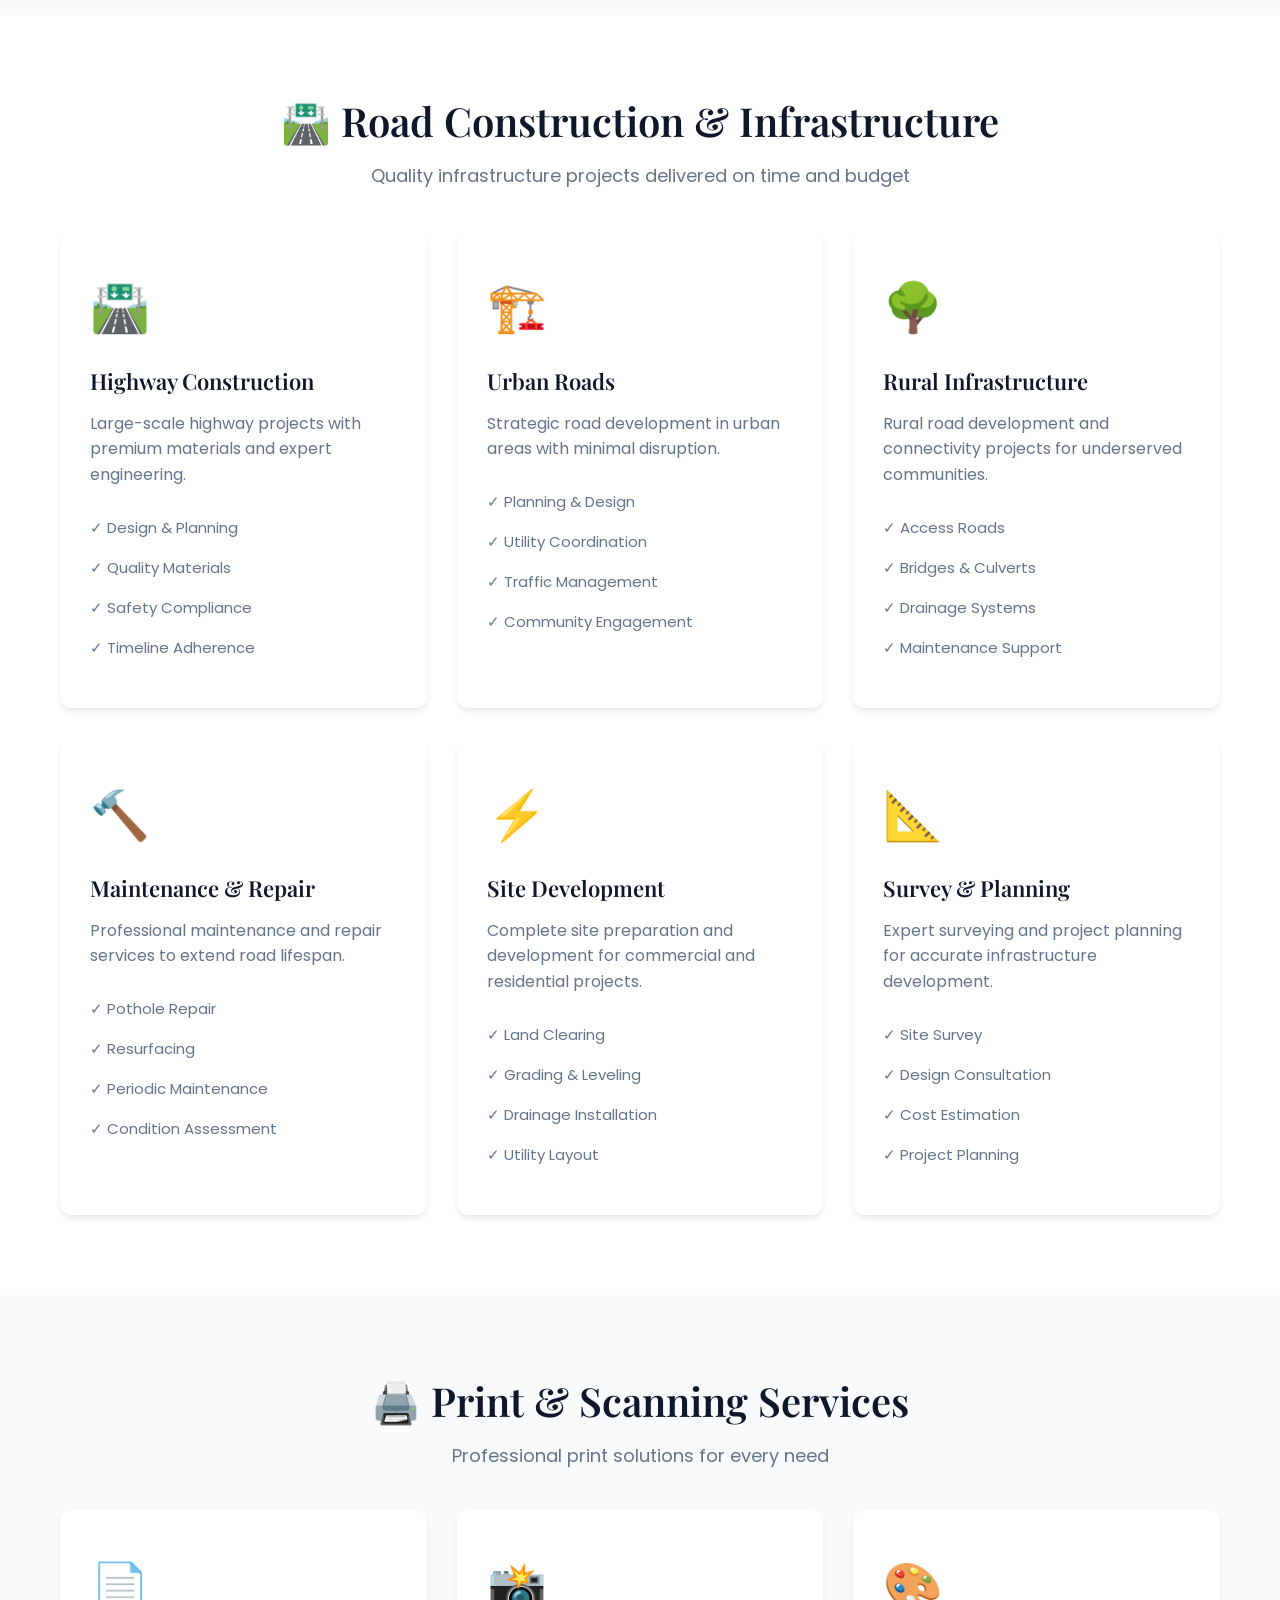
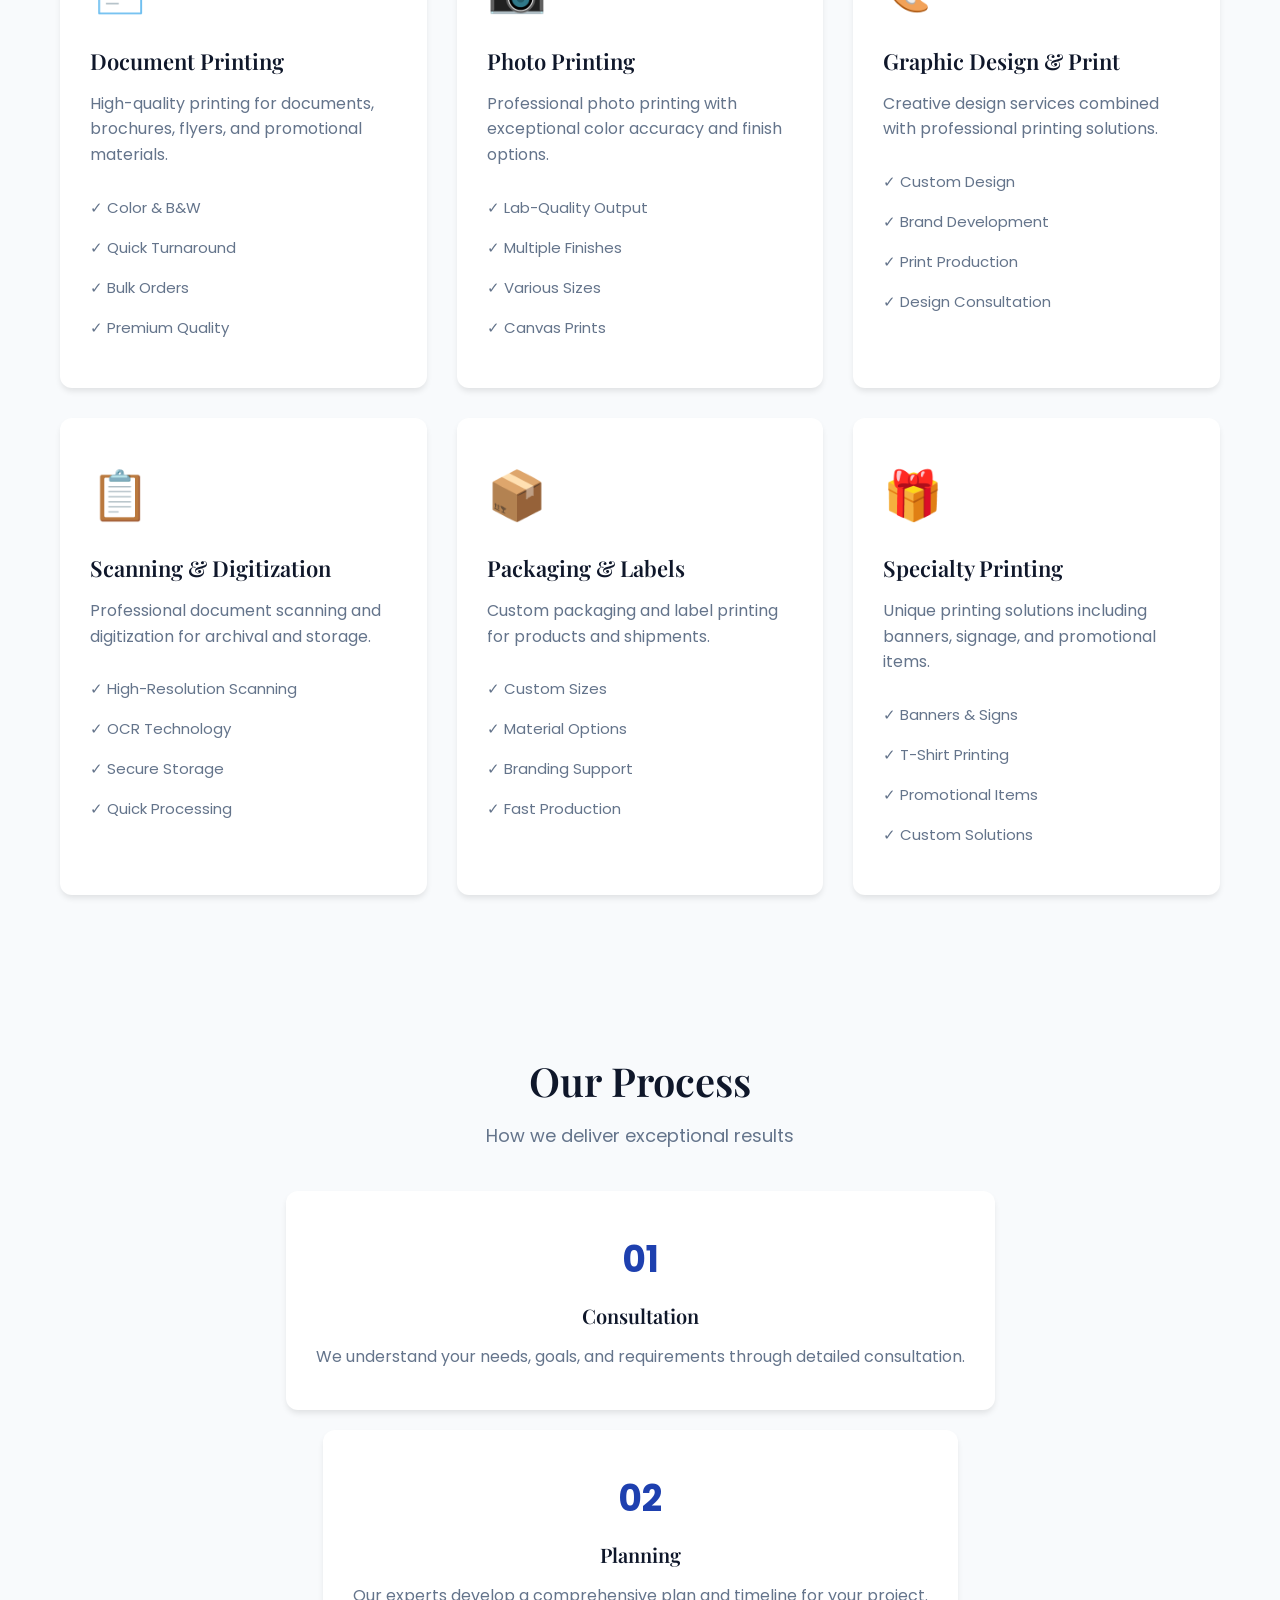
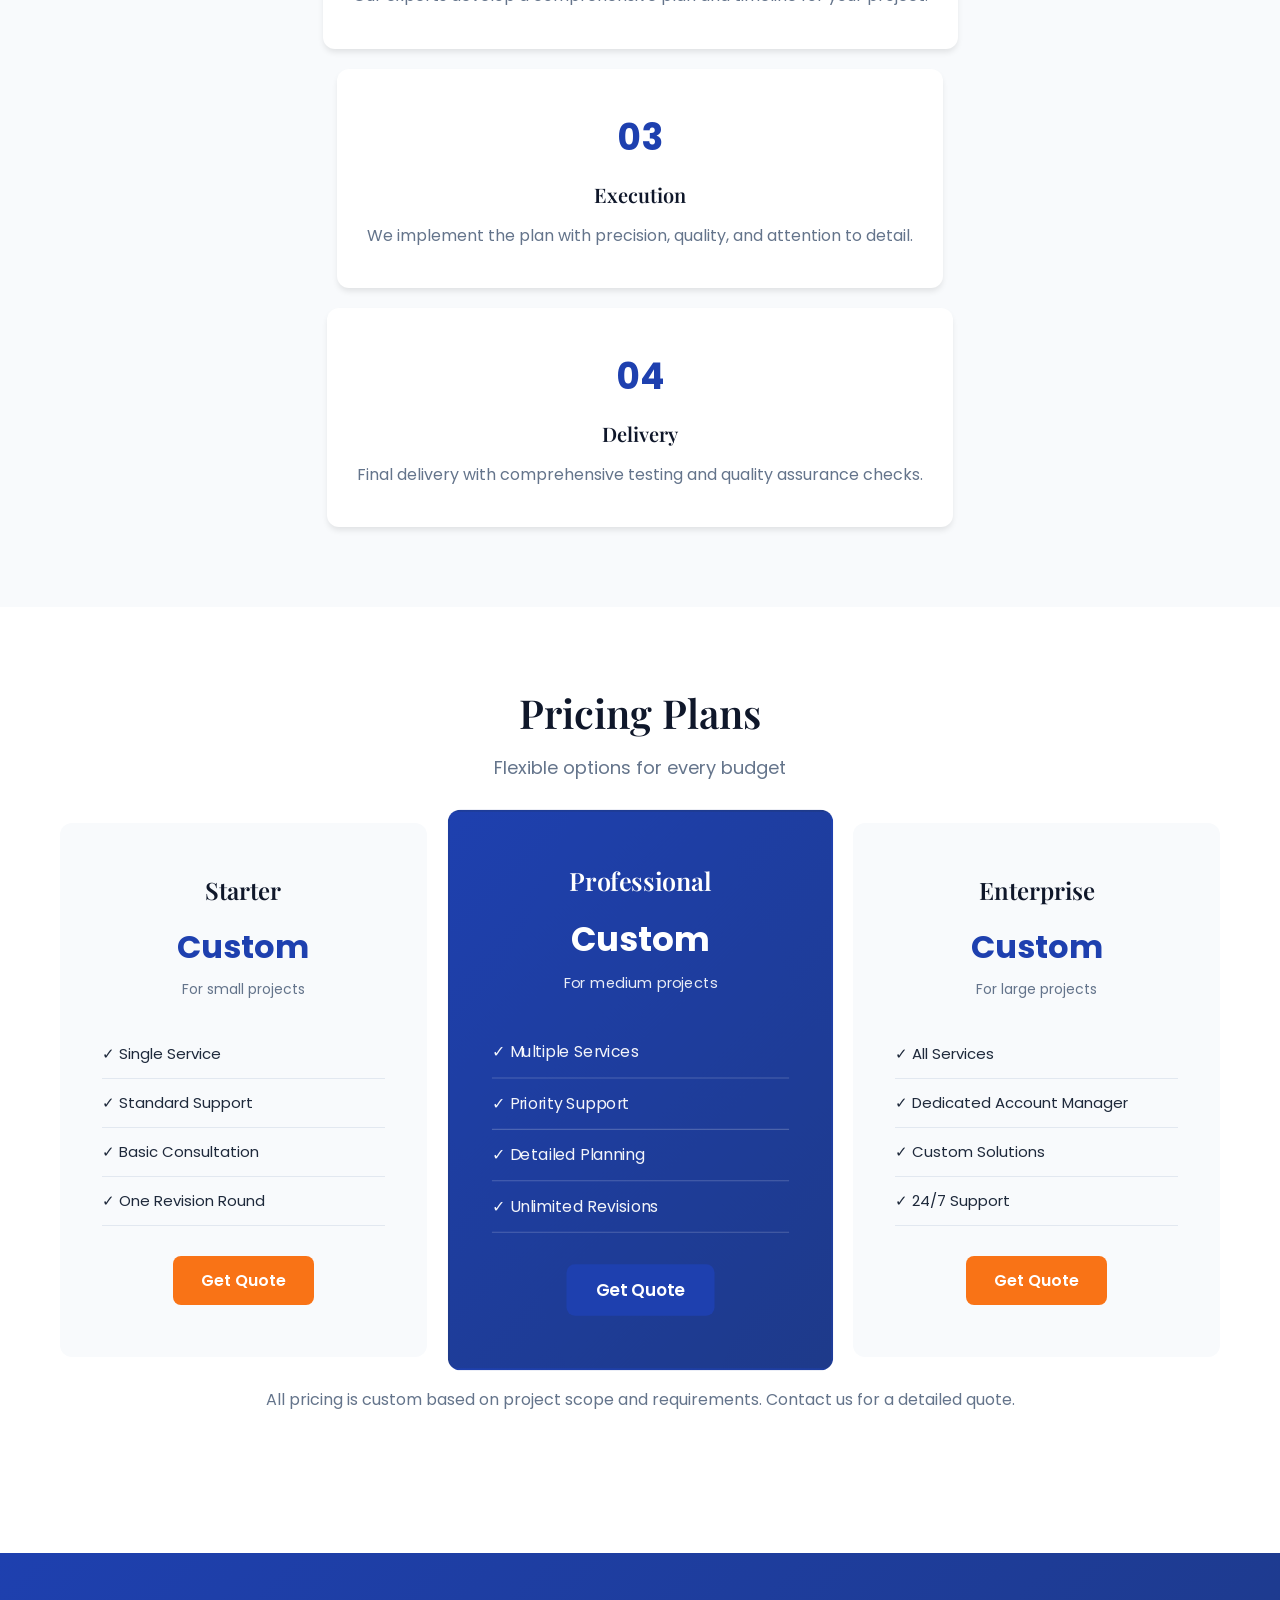
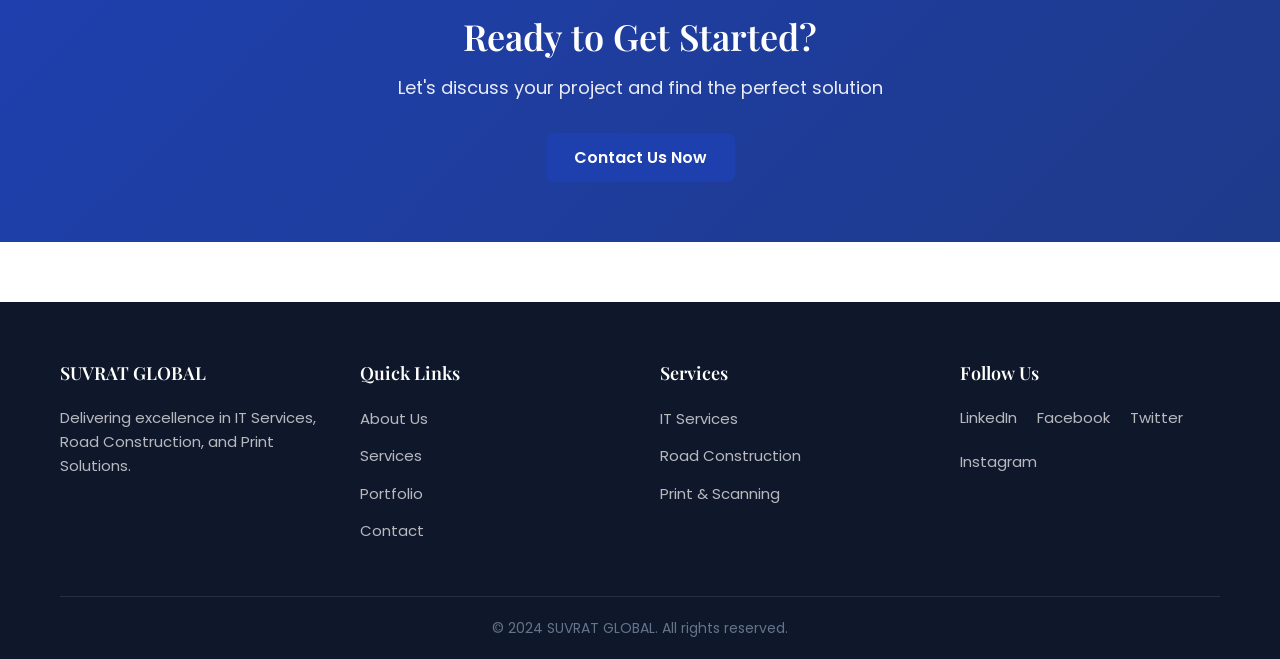
<file: services.html>
<!DOCTYPE html>
<html lang="en">
<head>
    <meta charset="UTF-8">
    <meta name="viewport" content="width=device-width, initial-scale=1.0">
    <title>Services - SUVRAT GLOBAL</title>
    <link rel="stylesheet" href="css/style.css">
    <link href="https://fonts.googleapis.com/css2?family=Poppins:wght@300;400;500;600;700&family=Playfair+Display:wght@600;700&display=swap" rel="stylesheet">
</head>
<body>
    <!-- Navigation -->
    <nav class="navbar">
        <div class="nav-container">
            <div class="nav-logo">
                <span class="logo-icon">⚙️</span>
                <span>SUVRAT GLOBAL</span>
            </div>
            <div class="hamburger" id="hamburger">
                <span></span>
                <span></span>
                <span></span>
            </div>
            <ul class="nav-menu" id="navMenu">
                <li><a href="index.html" class="nav-link">Home</a></li>
                <li><a href="about.html" class="nav-link">About</a></li>
                <li><a href="services.html" class="nav-link active">Services</a></li>
                <li><a href="portfolio.html" class="nav-link">Portfolio</a></li>
                <li><a href="blog.html" class="nav-link">Blog</a></li>
                <li><a href="contact.html" class="nav-link">Contact</a></li>
            </ul>
        </div>
    </nav>

    <!-- Hero Section -->
    <section class="page-hero">
        <h1>Our Services</h1>
        <p>Comprehensive Solutions Tailored to Your Needs</p>
    </section>

    <!-- IT Services Section -->
    <section class="service-category">
        <div class="container">
            <h2 class="section-title">💻 IT Services</h2>
            <p class="section-subtitle">Innovative technology solutions for modern businesses</p>
            
            <div class="service-details-grid">
                <div class="service-detail-card">
                    <div class="service-detail-icon">🌐</div>
                    <h3>Web Development</h3>
                    <p>Custom, responsive websites and web applications using modern frameworks and best practices.</p>
                    <ul class="service-features">
                        <li>✓ Responsive Design</li>
                        <li>✓ SEO Optimized</li>
                        <li>✓ Fast & Secure</li>
                        <li>✓ Ongoing Support</li>
                    </ul>
                </div>
                <div class="service-detail-card">
                    <div class="service-detail-icon">📱</div>
                    <h3>Mobile App Development</h3>
                    <p>Native and cross-platform mobile applications for iOS and Android with exceptional UX.</p>
                    <ul class="service-features">
                        <li>✓ iOS & Android</li>
                        <li>✓ Cross-Platform</li>
                        <li>✓ User-Friendly</li>
                        <li>✓ App Store Ready</li>
                    </ul>
                </div>
                <div class="service-detail-card">
                    <div class="service-detail-icon">☁️</div>
                    <h3>Cloud Solutions</h3>
                    <p>Secure cloud infrastructure and migration services for scalable business operations.</p>
                    <ul class="service-features">
                        <li>✓ AWS & Azure</li>
                        <li>✓ Cloud Migration</li>
                        <li>✓ 24/7 Monitoring</li>
                        <li>✓ Data Security</li>
                    </ul>
                </div>
                <div class="service-detail-card">
                    <div class="service-detail-icon">🔧</div>
                    <h3>IT Support & Maintenance</h3>
                    <p>Comprehensive IT support, maintenance, and troubleshooting for your systems.</p>
                    <ul class="service-features">
                        <li>✓ 24/7 Help Desk</li>
                        <li>✓ System Updates</li>
                        <li>✓ Security Patches</li>
                        <li>✓ Performance Optimization</li>
                    </ul>
                </div>
                <div class="service-detail-card">
                    <div class="service-detail-icon">🔐</div>
                    <h3>Cybersecurity</h3>
                    <p>Advanced security solutions to protect your business from cyber threats and vulnerabilities.</p>
                    <ul class="service-features">
                        <li>✓ Security Audits</li>
                        <li>✓ Firewall Setup</li>
                        <li>✓ Threat Detection</li>
                        <li>✓ Compliance Support</li>
                    </ul>
                </div>
                <div class="service-detail-card">
                    <div class="service-detail-icon">📊</div>
                    <h3>Data Analytics & BI</h3>
                    <p>Transform your data into actionable insights with advanced analytics and reporting.</p>
                    <ul class="service-features">
                        <li>✓ Data Analysis</li>
                        <li>✓ Dashboard Creation</li>
                        <li>✓ Predictive Analytics</li>
                        <li>✓ Custom Reports</li>
                    </ul>
                </div>
            </div>
        </div>
    </section>

    <!-- Infrastructure Services Section -->
    <section class="service-category">
        <div class="container">
            <h2 class="section-title">🛣️ Road Construction & Infrastructure</h2>
            <p class="section-subtitle">Quality infrastructure projects delivered on time and budget</p>
            
            <div class="service-details-grid">
                <div class="service-detail-card">
                    <div class="service-detail-icon">🛣️</div>
                    <h3>Highway Construction</h3>
                    <p>Large-scale highway projects with premium materials and expert engineering.</p>
                    <ul class="service-features">
                        <li>✓ Design & Planning</li>
                        <li>✓ Quality Materials</li>
                        <li>✓ Safety Compliance</li>
                        <li>✓ Timeline Adherence</li>
                    </ul>
                </div>
                <div class="service-detail-card">
                    <div class="service-detail-icon">🏗️</div>
                    <h3>Urban Roads</h3>
                    <p>Strategic road development in urban areas with minimal disruption.</p>
                    <ul class="service-features">
                        <li>✓ Planning & Design</li>
                        <li>✓ Utility Coordination</li>
                        <li>✓ Traffic Management</li>
                        <li>✓ Community Engagement</li>
                    </ul>
                </div>
                <div class="service-detail-card">
                    <div class="service-detail-icon">🌳</div>
                    <h3>Rural Infrastructure</h3>
                    <p>Rural road development and connectivity projects for underserved communities.</p>
                    <ul class="service-features">
                        <li>✓ Access Roads</li>
                        <li>✓ Bridges & Culverts</li>
                        <li>✓ Drainage Systems</li>
                        <li>✓ Maintenance Support</li>
                    </ul>
                </div>
                <div class="service-detail-card">
                    <div class="service-detail-icon">🔨</div>
                    <h3>Maintenance & Repair</h3>
                    <p>Professional maintenance and repair services to extend road lifespan.</p>
                    <ul class="service-features">
                        <li>✓ Pothole Repair</li>
                        <li>✓ Resurfacing</li>
                        <li>✓ Periodic Maintenance</li>
                        <li>✓ Condition Assessment</li>
                    </ul>
                </div>
                <div class="service-detail-card">
                    <div class="service-detail-icon">⚡</div>
                    <h3>Site Development</h3>
                    <p>Complete site preparation and development for commercial and residential projects.</p>
                    <ul class="service-features">
                        <li>✓ Land Clearing</li>
                        <li>✓ Grading & Leveling</li>
                        <li>✓ Drainage Installation</li>
                        <li>✓ Utility Layout</li>
                    </ul>
                </div>
                <div class="service-detail-card">
                    <div class="service-detail-icon">📐</div>
                    <h3>Survey & Planning</h3>
                    <p>Expert surveying and project planning for accurate infrastructure development.</p>
                    <ul class="service-features">
                        <li>✓ Site Survey</li>
                        <li>✓ Design Consultation</li>
                        <li>✓ Cost Estimation</li>
                        <li>✓ Project Planning</li>
                    </ul>
                </div>
            </div>
        </div>
    </section>

    <!-- Print Services Section -->
    <section class="service-category">
        <div class="container">
            <h2 class="section-title">🖨️ Print & Scanning Services</h2>
            <p class="section-subtitle">Professional print solutions for every need</p>
            
            <div class="service-details-grid">
                <div class="service-detail-card">
                    <div class="service-detail-icon">📄</div>
                    <h3>Document Printing</h3>
                    <p>High-quality printing for documents, brochures, flyers, and promotional materials.</p>
                    <ul class="service-features">
                        <li>✓ Color & B&W</li>
                        <li>✓ Quick Turnaround</li>
                        <li>✓ Bulk Orders</li>
                        <li>✓ Premium Quality</li>
                    </ul>
                </div>
                <div class="service-detail-card">
                    <div class="service-detail-icon">📸</div>
                    <h3>Photo Printing</h3>
                    <p>Professional photo printing with exceptional color accuracy and finish options.</p>
                    <ul class="service-features">
                        <li>✓ Lab-Quality Output</li>
                        <li>✓ Multiple Finishes</li>
                        <li>✓ Various Sizes</li>
                        <li>✓ Canvas Prints</li>
                    </ul>
                </div>
                <div class="service-detail-card">
                    <div class="service-detail-icon">🎨</div>
                    <h3>Graphic Design & Print</h3>
                    <p>Creative design services combined with professional printing solutions.</p>
                    <ul class="service-features">
                        <li>✓ Custom Design</li>
                        <li>✓ Brand Development</li>
                        <li>✓ Print Production</li>
                        <li>✓ Design Consultation</li>
                    </ul>
                </div>
                <div class="service-detail-card">
                    <div class="service-detail-icon">📋</div>
                    <h3>Scanning & Digitization</h3>
                    <p>Professional document scanning and digitization for archival and storage.</p>
                    <ul class="service-features">
                        <li>✓ High-Resolution Scanning</li>
                        <li>✓ OCR Technology</li>
                        <li>✓ Secure Storage</li>
                        <li>✓ Quick Processing</li>
                    </ul>
                </div>
                <div class="service-detail-card">
                    <div class="service-detail-icon">📦</div>
                    <h3>Packaging & Labels</h3>
                    <p>Custom packaging and label printing for products and shipments.</p>
                    <ul class="service-features">
                        <li>✓ Custom Sizes</li>
                        <li>✓ Material Options</li>
                        <li>✓ Branding Support</li>
                        <li>✓ Fast Production</li>
                    </ul>
                </div>
                <div class="service-detail-card">
                    <div class="service-detail-icon">🎁</div>
                    <h3>Specialty Printing</h3>
                    <p>Unique printing solutions including banners, signage, and promotional items.</p>
                    <ul class="service-features">
                        <li>✓ Banners & Signs</li>
                        <li>✓ T-Shirt Printing</li>
                        <li>✓ Promotional Items</li>
                        <li>✓ Custom Solutions</li>
                    </ul>
                </div>
            </div>
        </div>
    </section>

    <!-- Process Section -->
    <section class="process-section">
        <div class="container">
            <h2 class="section-title">Our Process</h2>
            <p class="section-subtitle">How we deliver exceptional results</p>
            
            <div class="process-steps">
                <div class="process-step">
                    <div class="step-number">01</div>
                    <h3>Consultation</h3>
                    <p>We understand your needs, goals, and requirements through detailed consultation.</p>
                </div>
                <div class="process-arrow">→</div>
                <div class="process-step">
                    <div class="step-number">02</div>
                    <h3>Planning</h3>
                    <p>Our experts develop a comprehensive plan and timeline for your project.</p>
                </div>
                <div class="process-arrow">→</div>
                <div class="process-step">
                    <div class="step-number">03</div>
                    <h3>Execution</h3>
                    <p>We implement the plan with precision, quality, and attention to detail.</p>
                </div>
                <div class="process-arrow">→</div>
                <div class="process-step">
                    <div class="step-number">04</div>
                    <h3>Delivery</h3>
                    <p>Final delivery with comprehensive testing and quality assurance checks.</p>
                </div>
            </div>
        </div>
    </section>

    <!-- Pricing Section -->
    <section class="pricing-section">
        <div class="container">
            <h2 class="section-title">Pricing Plans</h2>
            <p class="section-subtitle">Flexible options for every budget</p>
            
            <div class="pricing-grid">
                <div class="pricing-card">
                    <h3>Starter</h3>
                    <p class="price">Custom</p>
                    <p class="price-desc">For small projects</p>
                    <ul class="pricing-features">
                        <li>✓ Single Service</li>
                        <li>✓ Standard Support</li>
                        <li>✓ Basic Consultation</li>
                        <li>✓ One Revision Round</li>
                    </ul>
                    <button class="btn btn-secondary">Get Quote</button>
                </div>
                <div class="pricing-card featured">
                    <h3>Professional</h3>
                    <p class="price">Custom</p>
                    <p class="price-desc">For medium projects</p>
                    <ul class="pricing-features">
                        <li>✓ Multiple Services</li>
                        <li>✓ Priority Support</li>
                        <li>✓ Detailed Planning</li>
                        <li>✓ Unlimited Revisions</li>
                    </ul>
                    <button class="btn btn-primary">Get Quote</button>
                </div>
                <div class="pricing-card">
                    <h3>Enterprise</h3>
                    <p class="price">Custom</p>
                    <p class="price-desc">For large projects</p>
                    <ul class="pricing-features">
                        <li>✓ All Services</li>
                        <li>✓ Dedicated Account Manager</li>
                        <li>✓ Custom Solutions</li>
                        <li>✓ 24/7 Support</li>
                    </ul>
                    <button class="btn btn-secondary">Get Quote</button>
                </div>
            </div>
            <p class="pricing-note">All pricing is custom based on project scope and requirements. Contact us for a detailed quote.</p>
        </div>
    </section>

    <!-- CTA Section -->
    <section class="cta-section">
        <div class="container">
            <h2>Ready to Get Started?</h2>
            <p>Let's discuss your project and find the perfect solution</p>
            <button class="btn btn-primary" onclick="location.href='contact.html'">Contact Us Now</button>
        </div>
    </section>

    <!-- Footer -->
    <footer class="footer">
        <div class="container">
            <div class="footer-grid">
                <div class="footer-column">
                    <h4>SUVRAT GLOBAL</h4>
                    <p>Delivering excellence in IT Services, Road Construction, and Print Solutions.</p>
                </div>
                <div class="footer-column">
                    <h4>Quick Links</h4>
                    <ul>
                        <li><a href="about.html">About Us</a></li>
                        <li><a href="services.html">Services</a></li>
                        <li><a href="portfolio.html">Portfolio</a></li>
                        <li><a href="contact.html">Contact</a></li>
                    </ul>
                </div>
                <div class="footer-column">
                    <h4>Services</h4>
                    <ul>
                        <li><a href="services.html">IT Services</a></li>
                        <li><a href="services.html">Road Construction</a></li>
                        <li><a href="services.html">Print & Scanning</a></li>
                    </ul>
                </div>
                <div class="footer-column">
                    <h4>Follow Us</h4>
                    <div class="social-links">
                        <a href="#">LinkedIn</a>
                        <a href="#">Facebook</a>
                        <a href="#">Twitter</a>
                        <a href="#">Instagram</a>
                    </div>
                </div>
            </div>
            <div class="footer-bottom">
                <p>&copy; 2024 SUVRAT GLOBAL. All rights reserved.</p>
            </div>
        </div>
    </footer>

    <script src="js/main.js"></script>
</body>
</html>
</file>
<file: css/style.css>
/* ============================================
   SUVRAT GLOBAL - COMPLETE STYLESHEET
   ============================================ */

:root {
    --primary-color: #1e40af;
    --secondary-color: #0f172a;
    --accent-color: #f97316;
    --light-bg: #f8fafc;
    --white: #ffffff;
    --gray-100: #f1f5f9;
    --gray-200: #e2e8f0;
    --gray-300: #cbd5e1;
    --gray-400: #94a3b8;
    --gray-500: #64748b;
    --gray-600: #475569;
    --gray-700: #334155;
    --text-dark: #1e293b;
    --text-light: #64748b;
    --shadow-sm: 0 1px 2px 0 rgba(0, 0, 0, 0.05);
    --shadow-md: 0 4px 6px -1px rgba(0, 0, 0, 0.1);
    --shadow-lg: 0 10px 15px -3px rgba(0, 0, 0, 0.1);
    --shadow-xl: 0 20px 25px -5px rgba(0, 0, 0, 0.1);
}

* {
    margin: 0;
    padding: 0;
    box-sizing: border-box;
}

body {
    font-family: 'Poppins', sans-serif;
    background-color: var(--white);
    color: var(--text-dark);
    line-height: 1.6;
}

h1, h2, h3, h4, h5, h6 {
    font-family: 'Playfair Display', serif;
    font-weight: 600;
    line-height: 1.3;
    color: var(--secondary-color);
}

p {
    color: var(--text-light);
}

a {
    text-decoration: none;
    color: var(--primary-color);
    transition: all 0.3s ease;
}

/* ============================================
   UTILITIES & COMPONENTS
   ============================================ */

.container {
    max-width: 1200px;
    margin: 0 auto;
    padding: 0 20px;
}

.btn {
    display: inline-block;
    padding: 12px 28px;
    border: none;
    border-radius: 8px;
    font-weight: 600;
    cursor: pointer;
    transition: all 0.3s ease;
    font-family: 'Poppins', sans-serif;
    font-size: 16px;
}

.btn-primary {
    background-color: var(--primary-color);
    color: var(--white);
}

.btn-primary:hover {
    background-color: #1e3a8a;
    transform: translateY(-2px);
    box-shadow: var(--shadow-lg);
}

.btn-secondary {
    background-color: var(--accent-color);
    color: var(--white);
}

.btn-secondary:hover {
    background-color: #ea580c;
    transform: translateY(-2px);
    box-shadow: var(--shadow-lg);
}

.section-title {
    font-size: 40px;
    margin-bottom: 15px;
    text-align: center;
}

.section-subtitle {
    font-size: 18px;
    color: var(--text-light);
    text-align: center;
    margin-bottom: 40px;
}

/* ============================================
   NAVBAR & NAVIGATION
   ============================================ */

.navbar {
    background-color: var(--white);
    box-shadow: var(--shadow-md);
    position: sticky;
    top: 0;
    z-index: 1000;
    transition: all 0.3s ease;
}

.nav-container {
    max-width: 1200px;
    margin: 0 auto;
    padding: 0 20px;
    display: flex;
    justify-content: space-between;
    align-items: center;
    height: 70px;
}

.nav-logo {
    display: flex;
    align-items: center;
    gap: 10px;
    font-size: 20px;
    font-weight: 700;
    color: var(--primary-color);
}

.logo-icon {
    font-size: 28px;
}

.nav-menu {
    display: flex;
    list-style: none;
    gap: 30px;
    margin: 0;
}

.nav-link {
    color: var(--text-dark);
    font-weight: 500;
    position: relative;
    transition: color 0.3s ease;
}

.nav-link:hover,
.nav-link.active {
    color: var(--primary-color);
}

.nav-link.active::after {
    content: '';
    position: absolute;
    bottom: -5px;
    left: 0;
    width: 100%;
    height: 3px;
    background-color: var(--primary-color);
    border-radius: 2px;
}

.hamburger {
    display: none;
    flex-direction: column;
    cursor: pointer;
    gap: 6px;
}

.hamburger span {
    width: 25px;
    height: 3px;
    background-color: var(--text-dark);
    border-radius: 3px;
    transition: all 0.3s ease;
}

/* ============================================
   HERO SECTION
   ============================================ */

.hero {
    background: linear-gradient(135deg, var(--light-bg) 0%, var(--white) 100%);
    padding: 120px 20px;
    text-align: center;
    position: relative;
    overflow: hidden;
}

.hero-content {
    max-width: 1200px;
    margin: 0 auto;
    position: relative;
    z-index: 2;
}

.hero-title {
    font-size: 56px;
    margin-bottom: 20px;
    color: var(--secondary-color);
    animation: slideInDown 0.8s ease;
}

.hero-subtitle {
    font-size: 22px;
    color: var(--text-light);
    margin-bottom: 40px;
    animation: slideInUp 0.8s ease;
}

.hero-buttons {
    display: flex;
    gap: 20px;
    justify-content: center;
    flex-wrap: wrap;
}

.hero-background {
    position: absolute;
    top: 0;
    left: 0;
    right: 0;
    bottom: 0;
    opacity: 0.3;
}

.shape {
    position: absolute;
    border-radius: 50%;
}

.shape-1 {
    width: 400px;
    height: 400px;
    background-color: var(--primary-color);
    top: -100px;
    right: -100px;
    opacity: 0.1;
}

.shape-2 {
    width: 300px;
    height: 300px;
    background-color: var(--accent-color);
    bottom: -50px;
    left: -100px;
    opacity: 0.1;
}

.shape-3 {
    width: 200px;
    height: 200px;
    background-color: var(--primary-color);
    top: 50%;
    left: 10%;
    opacity: 0.05;
}

/* ============================================
   PAGE HERO
   ============================================ */

.page-hero {
    background: linear-gradient(135deg, var(--primary-color) 0%, #1e3a8a 100%);
    color: var(--white);
    padding: 80px 20px;
    text-align: center;
}

.page-hero h1 {
    font-size: 48px;
    margin-bottom: 10px;
    color: var(--white);
}

.page-hero p {
    font-size: 20px;
    color: rgba(255, 255, 255, 0.9);
}

/* ============================================
   HIGHLIGHTS SECTION
   ============================================ */

.highlights {
    background-color: var(--light-bg);
    padding: 80px 20px;
}

.highlights-grid {
    display: grid;
    grid-template-columns: repeat(auto-fit, minmax(250px, 1fr));
    gap: 30px;
    max-width: 1200px;
    margin: 0 auto;
}

.highlight-card {
    background-color: var(--white);
    padding: 40px 30px;
    border-radius: 12px;
    text-align: center;
    box-shadow: var(--shadow-sm);
    transition: all 0.3s ease;
}

.highlight-card:hover {
    transform: translateY(-10px);
    box-shadow: var(--shadow-lg);
}

.highlight-icon {
    font-size: 48px;
    margin-bottom: 20px;
}

.highlight-card h3 {
    font-size: 22px;
    margin-bottom: 15px;
}

.highlight-card p {
    font-size: 16px;
    line-height: 1.6;
}

/* ============================================
   SERVICES SECTION
   ============================================ */

.services-section {
    padding: 80px 20px;
    background-color: var(--white);
}

.services-grid {
    display: grid;
    grid-template-columns: repeat(auto-fit, minmax(280px, 1fr));
    gap: 30px;
    max-width: 1200px;
    margin: 0 auto;
}

.service-card {
    background-color: var(--light-bg);
    padding: 40px 30px;
    border-radius: 12px;
    text-align: center;
    transition: all 0.3s ease;
    border: 2px solid transparent;
}

.service-card:hover {
    border-color: var(--primary-color);
    box-shadow: var(--shadow-lg);
    transform: translateY(-5px);
}

.service-icon {
    font-size: 48px;
    margin-bottom: 20px;
}

.service-card h3 {
    font-size: 20px;
    margin-bottom: 15px;
}

.service-card p {
    font-size: 15px;
}

/* ============================================
   TESTIMONIALS SECTION
   ============================================ */

.testimonials {
    background-color: var(--light-bg);
    padding: 80px 20px;
}

.testimonials-grid {
    display: grid;
    grid-template-columns: repeat(auto-fit, minmax(300px, 1fr));
    gap: 30px;
    max-width: 1200px;
    margin: 0 auto;
}

.testimonial-card {
    background-color: var(--white);
    padding: 40px 30px;
    border-radius: 12px;
    box-shadow: var(--shadow-md);
    border-left: 4px solid var(--primary-color);
    transition: all 0.3s ease;
}

.testimonial-card:hover {
    transform: translateY(-5px);
    box-shadow: var(--shadow-lg);
}

.stars {
    margin-bottom: 20px;
    font-size: 20px;
}

.testimonial-card p {
    margin-bottom: 20px;
    font-style: italic;
    line-height: 1.8;
}

.testimonial-author {
    display: flex;
    flex-direction: column;
}

.testimonial-author strong {
    color: var(--text-dark);
    margin-bottom: 5px;
}

.testimonial-author span {
    font-size: 14px;
    color: var(--text-light);
}

/* ============================================
   CTA SECTION
   ============================================ */

.cta-section {
    background: linear-gradient(135deg, var(--primary-color) 0%, #1e3a8a 100%);
    color: var(--white);
    padding: 60px 20px;
    text-align: center;
    margin: 60px 0;
}

.cta-section h2 {
    font-size: 36px;
    margin-bottom: 15px;
    color: var(--white);
}

.cta-section p {
    font-size: 18px;
    margin-bottom: 30px;
    color: rgba(255, 255, 255, 0.9);
}

/* ============================================
   OUR STORY & MISSION VISION
   ============================================ */

.our-story {
    padding: 80px 20px;
    background-color: var(--light-bg);
}

.story-content {
    max-width: 800px;
    margin: 0 auto;
}

.story-text h3 {
    font-size: 28px;
    margin-bottom: 20px;
}

.story-text p {
    font-size: 16px;
    margin-bottom: 20px;
    line-height: 1.8;
}

.mission-vision {
    padding: 80px 20px;
    background-color: var(--white);
}

.mission-vision-grid {
    display: grid;
    grid-template-columns: repeat(auto-fit, minmax(400px, 1fr));
    gap: 40px;
    max-width: 1200px;
    margin: 0 auto;
}

.mission-card,
.vision-card {
    background: linear-gradient(135deg, var(--light-bg) 0%, var(--white) 100%);
    padding: 50px 40px;
    border-radius: 12px;
    box-shadow: var(--shadow-md);
}

.mission-card h3,
.vision-card h3 {
    font-size: 24px;
    margin-bottom: 20px;
}

/* ============================================
   CORE VALUES
   ============================================ */

.core-values {
    padding: 80px 20px;
    background-color: var(--light-bg);
}

.values-grid {
    display: grid;
    grid-template-columns: repeat(auto-fit, minmax(250px, 1fr));
    gap: 30px;
    max-width: 1200px;
    margin: 0 auto;
}

.value-card {
    background-color: var(--white);
    padding: 40px 30px;
    border-radius: 12px;
    text-align: center;
    box-shadow: var(--shadow-sm);
    transition: all 0.3s ease;
}

.value-card:hover {
    transform: translateY(-10px);
    box-shadow: var(--shadow-lg);
}

.value-icon {
    font-size: 48px;
    margin-bottom: 20px;
}

.value-card h3 {
    font-size: 20px;
    margin-bottom: 15px;
}

/* ============================================
   TEAM SECTION
   ============================================ */

.team-section {
    padding: 80px 20px;
    background-color: var(--white);
}

.team-grid {
    display: grid;
    grid-template-columns: repeat(auto-fit, minmax(280px, 1fr));
    gap: 30px;
    max-width: 1200px;
    margin: 0 auto;
}

.team-member {
    background-color: var(--light-bg);
    padding: 40px 30px;
    border-radius: 12px;
    text-align: center;
    box-shadow: var(--shadow-sm);
    transition: all 0.3s ease;
}

.team-member:hover {
    transform: translateY(-10px);
    box-shadow: var(--shadow-lg);
}

.member-avatar {
    font-size: 64px;
    margin-bottom: 20px;
}

.team-member h3 {
    font-size: 20px;
    margin-bottom: 8px;
}

.member-role {
    color: var(--primary-color);
    font-weight: 600;
    margin-bottom: 15px;
    font-size: 14px;
}

.member-bio {
    font-size: 14px;
    line-height: 1.6;
}

/* ============================================
   TIMELINE SECTION
   ============================================ */

.timeline-section {
    padding: 80px 20px;
    background-color: var(--light-bg);
}

.timeline {
    max-width: 1000px;
    margin: 0 auto;
}

.timeline-item {
    display: flex;
    gap: 30px;
    margin-bottom: 50px;
    position: relative;
}

.timeline-item:not(:last-child)::after {
    content: '';
    position: absolute;
    left: 40px;
    top: 100px;
    width: 2px;
    height: calc(100% + 30px);
    background-color: var(--primary-color);
}

.timeline-marker {
    min-width: 80px;
    height: 80px;
    background-color: var(--primary-color);
    color: var(--white);
    border-radius: 50%;
    display: flex;
    align-items: center;
    justify-content: center;
    font-weight: 700;
    font-size: 20px;
}

.timeline-content {
    background-color: var(--white);
    padding: 30px 30px;
    border-radius: 12px;
    flex: 1;
    box-shadow: var(--shadow-sm);
}

.timeline-content h4 {
    font-size: 20px;
    margin-bottom: 10px;
}

/* ============================================
   STATS SECTION
   ============================================ */

.stats-section {
    padding: 80px 20px;
    background-color: var(--white);
}

.stats-grid {
    display: grid;
    grid-template-columns: repeat(auto-fit, minmax(200px, 1fr));
    gap: 30px;
    max-width: 1200px;
    margin: 0 auto;
}

.stat-card {
    background: linear-gradient(135deg, var(--primary-color) 0%, #1e3a8a 100%);
    color: var(--white);
    padding: 40px 30px;
    border-radius: 12px;
    text-align: center;
    box-shadow: var(--shadow-lg);
}

.stat-number {
    font-size: 48px;
    font-weight: 700;
    margin-bottom: 10px;
    color: var(--white);
}

.stat-label {
    font-size: 18px;
    color: rgba(255, 255, 255, 0.9);
}

/* ============================================
   SERVICE DETAILS
   ============================================ */

.service-category {
    padding: 80px 20px;
    background-color: var(--light-bg);
}

.service-category:nth-child(2n) {
    background-color: var(--white);
}

.service-details-grid {
    display: grid;
    grid-template-columns: repeat(auto-fit, minmax(320px, 1fr));
    gap: 30px;
    max-width: 1200px;
    margin: 0 auto;
}

.service-detail-card {
    background-color: var(--white);
    padding: 40px 30px;
    border-radius: 12px;
    box-shadow: var(--shadow-md);
    transition: all 0.3s ease;
}

.service-detail-card:hover {
    transform: translateY(-10px);
    box-shadow: var(--shadow-lg);
}

.service-detail-icon {
    font-size: 48px;
    margin-bottom: 20px;
}

.service-detail-card h3 {
    font-size: 22px;
    margin-bottom: 15px;
}

.service-features {
    list-style: none;
    margin-top: 20px;
    text-align: left;
}

.service-features li {
    padding: 8px 0;
    font-size: 15px;
    color: var(--text-light);
}

/* ============================================
   PROCESS SECTION
   ============================================ */

.process-section {
    padding: 80px 20px;
    background-color: var(--light-bg);
}

.process-steps {
    display: flex;
    align-items: center;
    justify-content: center;
    gap: 20px;
    flex-wrap: wrap;
    max-width: 1200px;
    margin: 0 auto;
}

.process-step {
    background-color: var(--white);
    padding: 40px 30px;
    border-radius: 12px;
    text-align: center;
    min-width: 200px;
    box-shadow: var(--shadow-md);
    transition: all 0.3s ease;
}

.process-step:hover {
    transform: scale(1.05);
    box-shadow: var(--shadow-lg);
}

.step-number {
    font-size: 36px;
    font-weight: 700;
    color: var(--primary-color);
    margin-bottom: 15px;
}

.process-step h3 {
    font-size: 20px;
    margin-bottom: 15px;
}

.process-arrow {
    font-size: 30px;
    color: var(--primary-color);
    display: none;
}

/* ============================================
   PRICING SECTION
   ============================================ */

.pricing-section {
    padding: 80px 20px;
    background-color: var(--white);
}

.pricing-grid {
    display: grid;
    grid-template-columns: repeat(auto-fit, minmax(300px, 1fr));
    gap: 30px;
    max-width: 1200px;
    margin: 0 auto;
    margin-bottom: 30px;
}

.pricing-card {
    background-color: var(--light-bg);
    padding: 50px 40px;
    border-radius: 12px;
    text-align: center;
    transition: all 0.3s ease;
    border: 2px solid transparent;
}

.pricing-card.featured {
    background: linear-gradient(135deg, var(--primary-color) 0%, #1e3a8a 100%);
    color: var(--white);
    transform: scale(1.05);
}

.pricing-card:hover {
    border-color: var(--primary-color);
    box-shadow: var(--shadow-lg);
}

.pricing-card h3 {
    font-size: 24px;
    margin-bottom: 15px;
    color: var(--secondary-color);
}

.pricing-card.featured h3 {
    color: var(--white);
}

.price {
    font-size: 32px;
    font-weight: 700;
    margin-bottom: 5px;
    color: var(--primary-color);
}

.pricing-card.featured .price {
    color: var(--white);
}

.price-desc {
    font-size: 14px;
    margin-bottom: 30px;
    color: var(--text-light);
}

.pricing-card.featured .price-desc {
    color: rgba(255, 255, 255, 0.9);
}

.pricing-features {
    list-style: none;
    margin: 30px 0;
    text-align: left;
}

.pricing-features li {
    padding: 12px 0;
    border-bottom: 1px solid var(--gray-200);
    font-size: 15px;
}

.pricing-card.featured .pricing-features li {
    border-color: rgba(255, 255, 255, 0.2);
    color: rgba(255, 255, 255, 0.95);
}

.pricing-note {
    text-align: center;
    color: var(--text-light);
    margin-top: 20px;
}

/* ============================================
   PORTFOLIO SECTION
   ============================================ */

.portfolio-filters {
    padding: 40px 20px;
    background-color: var(--light-bg);
    text-align: center;
}

.filter-buttons {
    display: flex;
    gap: 15px;
    justify-content: center;
    flex-wrap: wrap;
    max-width: 1200px;
    margin: 0 auto;
}

.filter-btn {
    padding: 10px 25px;
    border: 2px solid var(--primary-color);
    background-color: var(--white);
    color: var(--primary-color);
    border-radius: 25px;
    cursor: pointer;
    font-weight: 600;
    transition: all 0.3s ease;
}

.filter-btn.active,
.filter-btn:hover {
    background-color: var(--primary-color);
    color: var(--white);
}

.portfolio-gallery {
    padding: 80px 20px;
    background-color: var(--white);
}

.gallery-grid {
    display: grid;
    grid-template-columns: repeat(auto-fit, minmax(280px, 1fr));
    gap: 25px;
    max-width: 1200px;
    margin: 0 auto;
}

.portfolio-item {
    display: none;
}

.portfolio-item.show {
    display: block;
    animation: fadeIn 0.5s ease;
}

.portfolio-card {
    position: relative;
    border-radius: 12px;
    overflow: hidden;
    box-shadow: var(--shadow-md);
    transition: all 0.3s ease;
    cursor: pointer;
}

.portfolio-card:hover {
    transform: translateY(-10px);
    box-shadow: var(--shadow-xl);
}

.portfolio-image {
    width: 100%;
    aspect-ratio: 1;
    background: linear-gradient(135deg, var(--light-bg) 0%, var(--gray-100) 100%);
    display: flex;
    align-items: center;
    justify-content: center;
    font-size: 64px;
}

.portfolio-overlay {
    position: absolute;
    top: 0;
    left: 0;
    right: 0;
    bottom: 0;
    background-color: rgba(30, 64, 175, 0.9);
    display: flex;
    flex-direction: column;
    align-items: center;
    justify-content: center;
    color: var(--white);
    opacity: 0;
    transition: opacity 0.3s ease;
}

.portfolio-card:hover .portfolio-overlay {
    opacity: 1;
}

.portfolio-overlay h4 {
    font-size: 22px;
    margin-bottom: 10px;
    color: var(--white);
}

.portfolio-overlay p {
    color: rgba(255, 255, 255, 0.9);
}

.portfolio-info {
    padding: 20px;
}

.portfolio-info h4 {
    font-size: 18px;
    margin-bottom: 8px;
}

.portfolio-category {
    font-size: 13px;
    color: var(--primary-color);
    font-weight: 600;
}

/* ============================================
   CASE STUDIES
   ============================================ */

.case-studies {
    padding: 80px 20px;
    background-color: var(--light-bg);
}

.case-study-grid {
    display: grid;
    grid-template-columns: repeat(auto-fit, minmax(320px, 1fr));
    gap: 30px;
    max-width: 1200px;
    margin: 0 auto;
}

.case-study-card {
    background-color: var(--white);
    padding: 40px 30px;
    border-radius: 12px;
    box-shadow: var(--shadow-md);
    transition: all 0.3s ease;
    border-left: 4px solid var(--primary-color);
}

.case-study-card:hover {
    transform: translateY(-10px);
    box-shadow: var(--shadow-lg);
}

.case-study-number {
    font-size: 48px;
    font-weight: 700;
    color: var(--primary-color);
    margin-bottom: 20px;
    opacity: 0.3;
}

.case-study-card h3 {
    font-size: 22px;
    margin-bottom: 10px;
}

.case-study-category {
    font-size: 13px;
    color: var(--accent-color);
    font-weight: 600;
    margin-bottom: 20px;
}

.case-study-challenge,
.case-study-solution,
.case-study-result {
    font-size: 15px;
    margin-bottom: 15px;
    line-height: 1.6;
    text-align: left;
}

/* ============================================
   BLOG SECTION
   ============================================ */

.blog-search {
    padding: 40px 20px;
    background-color: var(--light-bg);
}

.search-bar {
    display: flex;
    gap: 10px;
    max-width: 500px;
    margin: 0 auto 30px;
    box-shadow: var(--shadow-md);
    border-radius: 50px;
    overflow: hidden;
}

.search-input {
    flex: 1;
    border: none;
    padding: 15px 25px;
    font-family: 'Poppins', sans-serif;
    font-size: 15px;
}

.search-input::placeholder {
    color: var(--gray-400);
}

.search-input:focus {
    outline: none;
}

.search-btn {
    background-color: var(--primary-color);
    border: none;
    color: var(--white);
    padding: 0 20px;
    cursor: pointer;
    font-size: 18px;
}

.blog-categories {
    display: flex;
    gap: 15px;
    justify-content: center;
    flex-wrap: wrap;
    max-width: 1200px;
    margin: 0 auto;
}

.category-btn {
    padding: 8px 20px;
    border: 2px solid var(--gray-300);
    background-color: var(--white);
    color: var(--text-dark);
    border-radius: 20px;
    cursor: pointer;
    font-weight: 500;
    font-size: 14px;
    transition: all 0.3s ease;
}

.category-btn.active,
.category-btn:hover {
    background-color: var(--primary-color);
    color: var(--white);
    border-color: var(--primary-color);
}

.blog-section {
    padding: 80px 20px;
    background-color: var(--white);
}

.blog-grid {
    display: grid;
    grid-template-columns: repeat(auto-fill, minmax(320px, 1fr));
    gap: 30px;
    max-width: 1200px;
    margin: 0 auto;
}

.blog-card {
    background-color: var(--light-bg);
    border-radius: 12px;
    overflow: hidden;
    box-shadow: var(--shadow-md);
    transition: all 0.3s ease;
    display: none;
}

.blog-card.show {
    display: flex;
    flex-direction: column;
    animation: fadeIn 0.5s ease;
}

.blog-card:hover {
    transform: translateY(-10px);
    box-shadow: var(--shadow-lg);
}

.blog-image {
    width: 100%;
    height: 200px;
    display: flex;
    align-items: center;
    justify-content: center;
    font-size: 64px;
    background: linear-gradient(135deg, var(--gray-100) 0%, var(--gray-200) 100%);
}

.blog-content {
    padding: 30px;
    flex: 1;
    display: flex;
    flex-direction: column;
}

.blog-category {
    font-size: 12px;
    font-weight: 600;
    color: var(--accent-color);
    text-transform: uppercase;
    margin-bottom: 10px;
}

.blog-card h3 {
    font-size: 20px;
    margin-bottom: 15px;
    line-height: 1.5;
}

.blog-card p {
    font-size: 15px;
    line-height: 1.6;
    margin-bottom: 20px;
    flex: 1;
}

.blog-meta {
    display: flex;
    gap: 20px;
    font-size: 13px;
    color: var(--text-light);
    margin-bottom: 15px;
}

.read-more {
    color: var(--primary-color);
    font-weight: 600;
    display: inline-block;
}

.read-more:hover {
    color: var(--accent-color);
}

.no-results {
    text-align: center;
    padding: 60px 20px;
    font-size: 18px;
    color: var(--text-light);
}

/* ============================================
   NEWSLETTER SECTION
   ============================================ */

.newsletter-section {
    background: linear-gradient(135deg, var(--primary-color) 0%, #1e3a8a 100%);
    color: var(--white);
    padding: 60px 20px;
    text-align: center;
}

.newsletter-section h2 {
    font-size: 32px;
    margin-bottom: 10px;
    color: var(--white);
}

.newsletter-section p {
    font-size: 16px;
    margin-bottom: 30px;
    color: rgba(255, 255, 255, 0.9);
}

.newsletter-form {
    display: flex;
    gap: 10px;
    max-width: 500px;
    margin: 0 auto;
    flex-wrap: wrap;
    justify-content: center;
}

.newsletter-input {
    flex: 1;
    min-width: 250px;
    padding: 15px 20px;
    border: none;
    border-radius: 8px;
    font-family: 'Poppins', sans-serif;
    font-size: 15px;
}

.newsletter-input:focus {
    outline: none;
}

/* ============================================
   CONTACT SECTION
   ============================================ */

.contact-info {
    padding: 80px 20px;
    background-color: var(--light-bg);
}

.contact-info-grid {
    display: grid;
    grid-template-columns: repeat(auto-fit, minmax(250px, 1fr));
    gap: 30px;
    max-width: 1200px;
    margin: 0 auto;
}

.contact-info-card {
    background-color: var(--white);
    padding: 40px 30px;
    border-radius: 12px;
    text-align: center;
    box-shadow: var(--shadow-md);
    transition: all 0.3s ease;
}

.contact-info-card:hover {
    transform: translateY(-10px);
    box-shadow: var(--shadow-lg);
}

.contact-icon {
    font-size: 48px;
    margin-bottom: 20px;
}

.contact-info-card h3 {
    font-size: 20px;
    margin-bottom: 15px;
}

.contact-info-card p {
    font-size: 15px;
    line-height: 1.6;
}

.contact-main {
    padding: 80px 20px;
    background-color: var(--white);
}

.contact-grid {
    display: grid;
    grid-template-columns: 1fr 1fr;
    gap: 50px;
    max-width: 1200px;
    margin: 0 auto;
}

.contact-form-section h2,
.map-section h2 {
    font-size: 28px;
    margin-bottom: 30px;
}

.contact-form {
    display: flex;
    flex-direction: column;
    gap: 20px;
}

.form-group {
    display: flex;
    flex-direction: column;
}

.form-group label {
    font-weight: 600;
    margin-bottom: 8px;
    color: var(--text-dark);
    font-size: 14px;
}

.form-group input,
.form-group textarea,
.form-group select {
    padding: 12px 15px;
    border: 1px solid var(--gray-300);
    border-radius: 8px;
    font-family: 'Poppins', sans-serif;
    font-size: 15px;
    transition: all 0.3s ease;
}

.form-group input:focus,
.form-group textarea:focus,
.form-group select:focus {
    outline: none;
    border-color: var(--primary-color);
    box-shadow: 0 0 0 3px rgba(30, 64, 175, 0.1);
}

.contact-form button {
    margin-top: 10px;
}

.form-message {
    padding: 15px;
    border-radius: 8px;
    margin-top: 20px;
}

.form-message.success {
    background-color: #dcfce7;
    color: #15803d;
    border: 1px solid #86efac;
}

.form-message.error {
    background-color: #fee2e2;
    color: #991b1b;
    border: 1px solid #fca5a5;
}

.map-placeholder {
    background: linear-gradient(135deg, var(--light-bg) 0%, var(--gray-100) 100%);
    border-radius: 12px;
    padding: 80px 40px;
    text-align: center;
    box-shadow: var(--shadow-md);
}

.map-marker {
    font-size: 64px;
    margin-bottom: 20px;
}

.map-placeholder p {
    font-size: 16px;
    margin-bottom: 10px;
}

.map-note {
    font-size: 14px;
    color: var(--text-light);
}

.map-details {
    margin-top: 30px;
    background-color: var(--light-bg);
    padding: 20px;
    border-radius: 8px;
}

.map-details h4 {
    font-size: 18px;
    margin-bottom: 10px;
}

/* ============================================
   SOCIAL SECTION
   ============================================ */

.social-section {
    padding: 80px 20px;
    background-color: var(--light-bg);
}

.social-grid {
    display: grid;
    grid-template-columns: repeat(auto-fit, minmax(200px, 1fr));
    gap: 25px;
    max-width: 1200px;
    margin: 0 auto;
}

.social-card {
    background-color: var(--white);
    padding: 40px 30px;
    border-radius: 12px;
    text-align: center;
    box-shadow: var(--shadow-md);
    transition: all 0.3s ease;
}

.social-card:hover {
    transform: translateY(-10px);
    box-shadow: var(--shadow-lg);
    color: var(--primary-color);
}

.social-icon {
    font-size: 48px;
    margin-bottom: 20px;
}

.social-card h4 {
    font-size: 20px;
    margin-bottom: 10px;
}

.social-card p {
    font-size: 14px;
}

/* ============================================
   FAQ SECTION
   ============================================ */

.faq-section {
    padding: 80px 20px;
    background-color: var(--white);
}

.faq-grid {
    display: grid;
    grid-template-columns: repeat(auto-fit, minmax(500px, 1fr));
    gap: 30px;
    max-width: 1200px;
    margin: 0 auto;
}

.faq-item {
    background-color: var(--light-bg);
    border-radius: 8px;
    overflow: hidden;
    box-shadow: var(--shadow-sm);
}

.faq-question {
    padding: 25px 30px;
    cursor: pointer;
    display: flex;
    justify-content: space-between;
    align-items: center;
    background-color: var(--white);
    transition: all 0.3s ease;
}

.faq-question:hover {
    background-color: var(--light-bg);
}

.faq-question h4 {
    font-size: 18px;
    margin: 0;
}

.faq-toggle {
    font-size: 24px;
    color: var(--primary-color);
    transition: transform 0.3s ease;
}

.faq-item.active .faq-toggle {
    transform: rotate(45deg);
}

.faq-answer {
    padding: 0 30px;
    max-height: 0;
    overflow: hidden;
    transition: all 0.3s ease;
}

.faq-item.active .faq-answer {
    padding: 0 30px 25px;
    max-height: 500px;
}

.faq-answer p {
    font-size: 15px;
    line-height: 1.6;
}

/* ============================================
   FOOTER
   ============================================ */

.footer {
    background-color: var(--secondary-color);
    color: rgba(255, 255, 255, 0.8);
    padding: 60px 20px 20px;
}

.footer-grid {
    display: grid;
    grid-template-columns: repeat(auto-fit, minmax(250px, 1fr));
    gap: 40px;
    max-width: 1200px;
    margin: 0 auto;
    margin-bottom: 40px;
}

.footer-column h4 {
    color: var(--white);
    font-size: 18px;
    margin-bottom: 20px;
}

.footer-column p {
    font-size: 15px;
    line-height: 1.6;
    color: rgba(255, 255, 255, 0.7);
}

.footer-column ul {
    list-style: none;
}

.footer-column ul li {
    margin-bottom: 12px;
}

.footer-column a {
    color: rgba(255, 255, 255, 0.7);
    font-size: 15px;
    transition: color 0.3s ease;
}

.footer-column a:hover {
    color: var(--accent-color);
}

.social-links {
    display: flex;
    gap: 20px;
    flex-wrap: wrap;
}

.footer-bottom {
    border-top: 1px solid rgba(255, 255, 255, 0.1);
    padding-top: 20px;
    text-align: center;
    color: rgba(255, 255, 255, 0.6);
    font-size: 14px;
}

/* ============================================
   ANIMATIONS
   ============================================ */

@keyframes slideInDown {
    from {
        opacity: 0;
        transform: translateY(-30px);
    }
    to {
        opacity: 1;
        transform: translateY(0);
    }
}

@keyframes slideInUp {
    from {
        opacity: 0;
        transform: translateY(30px);
    }
    to {
        opacity: 1;
        transform: translateY(0);
    }
}

@keyframes fadeIn {
    from {
        opacity: 0;
    }
    to {
        opacity: 1;
    }
}

/* ============================================
   RESPONSIVE DESIGN
   ============================================ */

@media (max-width: 768px) {
    .hamburger {
        display: flex;
    }

    .nav-menu {
        position: absolute;
        left: -100%;
        top: 70px;
        flex-direction: column;
        background-color: var(--white);
        width: 100%;
        text-align: left;
        transition: 0.3s;
        box-shadow: var(--shadow-lg);
        padding: 20px 0;
        gap: 0;
    }

    .nav-menu.active {
        left: 0;
    }

    .nav-menu li {
        padding: 15px 30px;
        border-bottom: 1px solid var(--gray-200);
    }

    .nav-link {
        display: block;
    }

    .nav-link.active::after {
        display: none;
    }

    .nav-link.active {
        color: var(--primary-color);
        font-weight: 600;
    }

    .hero-title {
        font-size: 36px;
    }

    .hero-subtitle {
        font-size: 18px;
    }

    .hero-buttons {
        flex-direction: column;
    }

    .btn {
        width: 100%;
    }

    .section-title {
        font-size: 32px;
    }

    .page-hero h1 {
        font-size: 36px;
    }

    .contact-grid {
        grid-template-columns: 1fr;
    }

    .mission-vision-grid {
        grid-template-columns: 1fr;
    }

    .process-steps {
        flex-direction: column;
    }

    .process-arrow {
        display: block;
        rotate: 90deg;
        margin: -10px 0;
    }

    .faq-grid {
        grid-template-columns: 1fr;
    }

    .stats-grid {
        grid-template-columns: repeat(2, 1fr);
    }

    .blog-card h3 {
        font-size: 18px;
    }

    .newsletter-form {
        flex-direction: column;
    }

    .newsletter-input {
        width: 100%;
        min-width: unset;
    }
}

@media (max-width: 480px) {
    .hero-title {
        font-size: 28px;
    }

    .section-title {
        font-size: 24px;
    }

    .nav-logo span {
        font-size: 16px;
    }

    .highlight-card,
    .service-card,
    .team-member {
        padding: 25px 20px;
    }

    .faq-question {
        padding: 20px;
    }

    .faq-answer {
        padding: 0 20px;
    }

    .faq-item.active .faq-answer {
        padding: 0 20px 20px;
    }

    .contact-info-grid {
        grid-template-columns: 1fr;
    }

    .stats-grid {
        grid-template-columns: 1fr;
    }

    .process-step {
        min-width: 100%;
    }

    .footer-grid {
        grid-template-columns: 1fr;
        gap: 30px;
    }

    .timeline-item {
        gap: 15px;
    }

    .timeline-marker {
        min-width: 60px;
        height: 60px;
        font-size: 16px;
    }

    .timeline-content {
        padding: 20px;
    }
}
</file>
